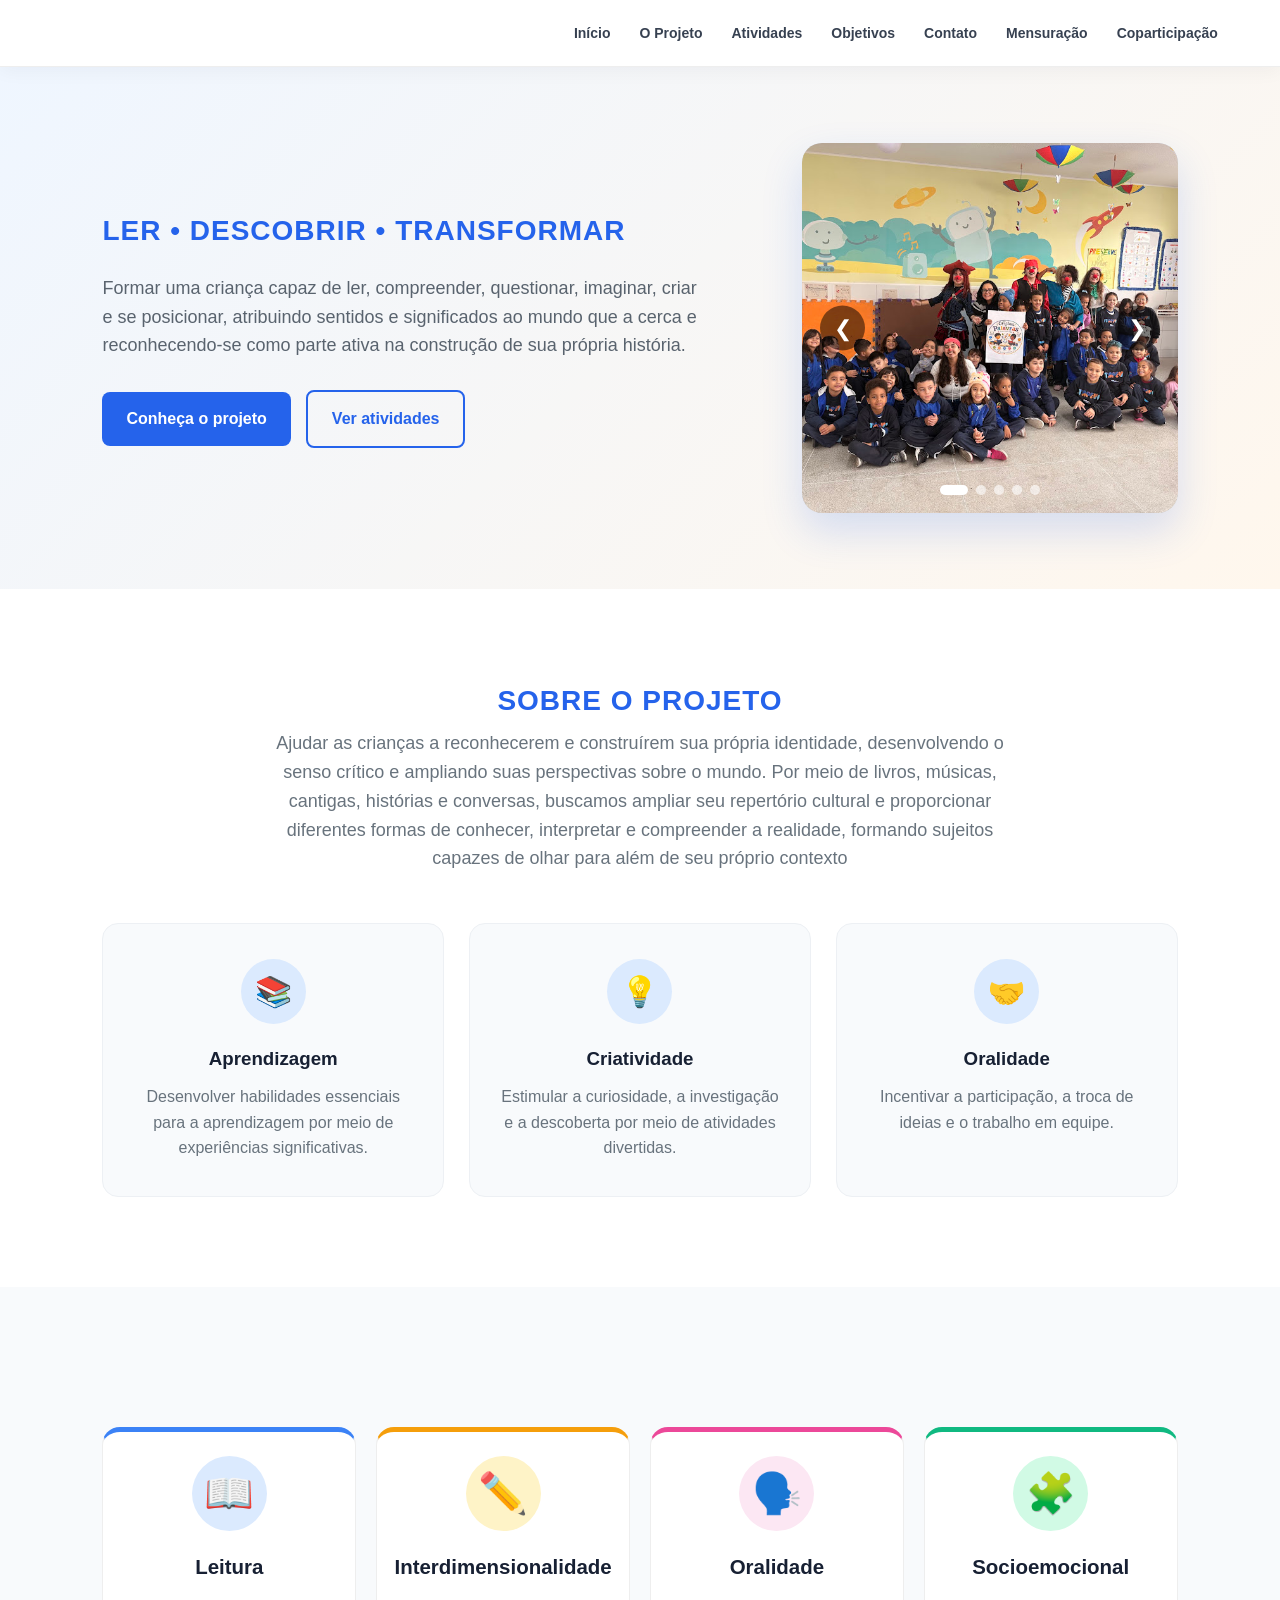
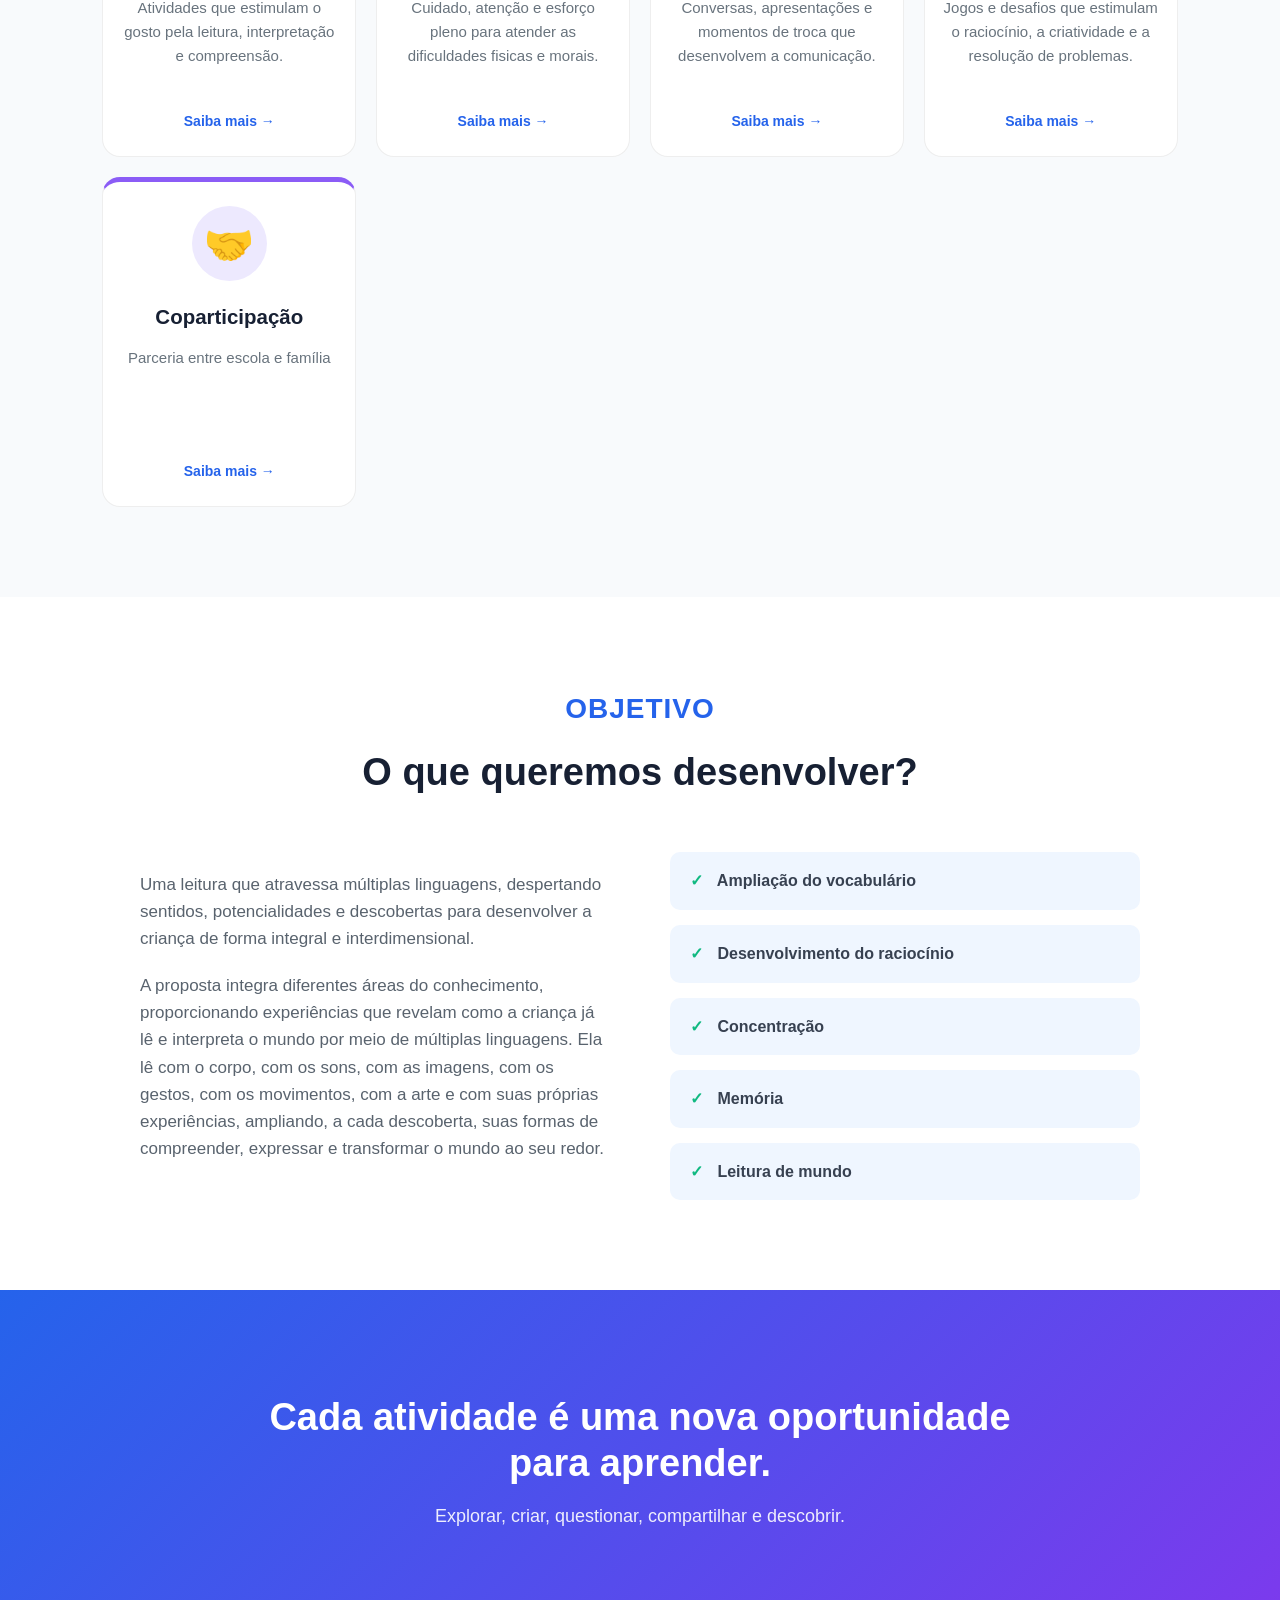
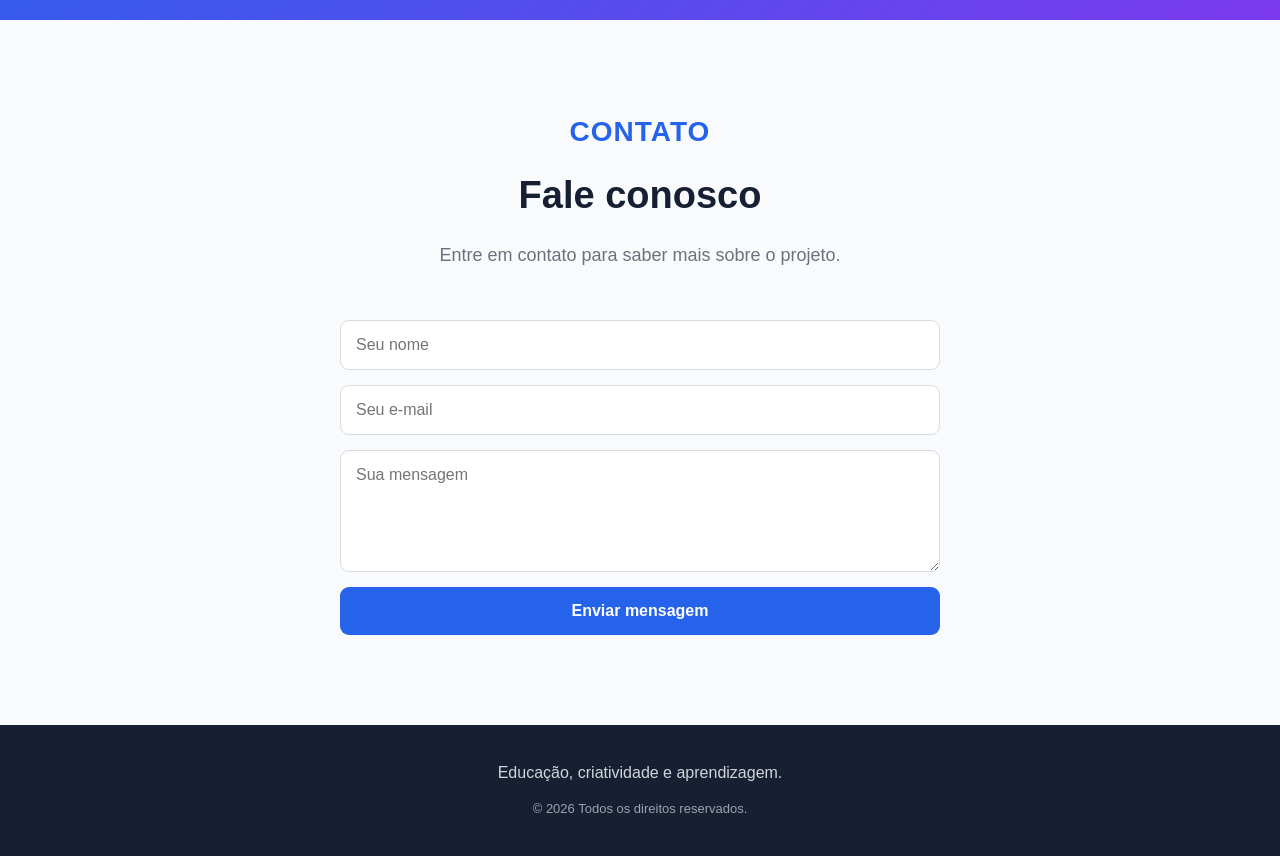
<file: index.html>
<!DOCTYPE html>
<html lang="pt-BR">
<head>
    <meta charset="UTF-8">
    <meta name="viewport" content="width=device-width, initial-scale=1.0">
    <title>Roda de leitura</title>
    <link rel="stylesheet" href="style.css">
</head>

<body>

<header class="header">

<nav class="nav">
    <a href="site.html#inicio">Início</a>
    <a href="site.html#projeto">O Projeto</a>
    <a href="site.html#atividades">Atividades</a>
    <a href="site.html#objetivos">Objetivos</a>
    <a href="site.html#contato">Contato</a>
    <a href="mensuracao.html" target="_blank">Mensuração</a>
    <a href="coparticipacao.html">Coparticipação</a>
    </nav>

</header>

<main>

<section class="hero" id="inicio">

    <div class="hero-text">

        <span class="tag">
            LER • DESCOBRIR • TRANSFORMAR
        </span>

        <p>
            Formar uma criança capaz de ler, compreender, questionar, imaginar, criar e se posicionar, atribuindo
            sentidos e significados ao mundo que a cerca e reconhecendo-se como parte ativa na construção de sua própria
             história.
        </p>

        <div class="hero-buttons">

            <a href="#projeto" class="btn">
                Conheça o projeto
            </a>

            <a href="#atividades" class="btn btn-outline">
                Ver atividades
            </a>

        </div>

    </div>

    <div class="carousel">

        <div class="slide active">
            <img src="fotos/imagem 1.jpg" alt="Crianças participando de uma atividade">
        </div>

        <div class="slide">
            <img src="fotos/imagem 2.jpg" alt="Crianças realizando atividade">
        </div>

        <div class="slide">
            <img src="fotos/imagem 3.jpg" alt="Crianças aprendendo">
        </div>

        <div class="slide">
            <img src="fotos/imagem 4.jpg" alt="Atividade educativa">
        </div>

        <div class="slide">
            <img src="fotos/imagem 5.jpg" alt="Crianças em atividade">
        </div>

        <button class="carousel-button prev" onclick="mudarSlide(-1)">
            &#10094;
        </button>

        <button class="carousel-button next" onclick="mudarSlide(1)">
            &#10095;
        </button>

        <div class="indicators">

            <span class="indicator active" onclick="irParaSlide(0)"></span>
            <span class="indicator" onclick="irParaSlide(1)"></span>
            <span class="indicator" onclick="irParaSlide(2)"></span>
            <span class="indicator" onclick="irParaSlide(3)"></span>
            <span class="indicator" onclick="irParaSlide(4)"></span>

        </div>

    </div>

</section>

<section class="section project" id="projeto">

    <div class="section-title">

        <span class="small-title">
            SOBRE O PROJETO
        </span>

        <p>
        Ajudar as crianças a reconhecerem e construírem sua própria identidade, desenvolvendo o senso crítico e
        ampliando suas perspectivas sobre o mundo. Por meio de livros, músicas, cantigas, histórias e conversas,
        buscamos ampliar seu repertório cultural e proporcionar diferentes formas de conhecer, interpretar e compreender
        a realidade, formando sujeitos capazes de olhar para além de seu próprio contexto
        </p>

    </div>

    <div class="project-content">

        <div class="info-box">
            <div class="icon">📚</div>

            <h3>
                Aprendizagem
            </h3>

            <p>
                Desenvolver habilidades essenciais para a aprendizagem
                por meio de experiências significativas.
            </p>
        </div>

        <div class="info-box">
            <div class="icon">💡</div>

            <h3>
                Criatividade
            </h3>

            <p>
                Estimular a curiosidade, a investigação e a descoberta
                por meio de atividades divertidas.
            </p>
        </div>

        <div class="info-box">
            <div class="icon">🤝</div>

            <h3>
                Oralidade
            </h3>

            <p>
                Incentivar a participação, a troca de ideias e
                o trabalho em equipe.
            </p>
        </div>

    </div>

</section>

<section class="section activities" id="atividades">

    <div class="section-title">

    </div>

    <div class="cards">

        <a href="leitura.html" class="card blue">

            <div class="card-icon">📖</div>

            <h3>
                Leitura
            </h3>

            <p>
                Atividades que estimulam o gosto pela leitura,
                interpretação e compreensão.
            </p>

            <span class="card-link">
                Saiba mais →
            </span>

        </a>

        <a href="escrita.html" class="card yellow">

            <div class="card-icon">✏️</div>

            <h3>
                Interdimensionalidade
            </h3>

            <p>
               Cuidado, atenção e esforço pleno para atender as dificuldades
               fisicas e morais.
            </p>

            <span class="card-link">
                Saiba mais →
            </span>

        </a>

        <a href="oralidade.html" class="card pink">

            <div class="card-icon">🗣️</div>

            <h3>
                Oralidade
            </h3>

            <p>
                Conversas, apresentações e momentos de troca
                que desenvolvem a comunicação.
            </p>

            <span class="card-link">
                Saiba mais →
            </span>

        </a>

        <a href="pensamento-logico.html" class="card green">

            <div class="card-icon">🧩</div>

            <h3>
                Socioemocional
            </h3>

            <p>
                Jogos e desafios que estimulam o raciocínio,
                a criatividade e a resolução de problemas.
            </p>

            <span class="card-link">
                Saiba mais →
            </span>

        </a>

        <a href="coparticipacao.html" class="card purple">

            <div class="card-icon">🤝</div>

            <h3>
                Coparticipação
            </h3>

            <p>
                Parceria entre escola e família
            </p>

            <span class="card-link">
                Saiba mais →
            </span>

        </a>

    </div>

</section>

<section class="section objectives" id="objetivos">

    <div class="section-title">

        <span class="small-title">
            OBJETIVO
        </span>

        <h2>
            O que queremos desenvolver?
        </h2>

    </div>

    <div class="objective-content">

        <div class="objective-text">

            <p>
                Uma leitura que atravessa múltiplas linguagens, despertando sentidos,
                potencialidades e descobertas para desenvolver a criança de forma integral e interdimensional.
            </p>

            <p>
                A proposta integra diferentes áreas do conhecimento, proporcionando experiências que revelam como
                 a criança já lê e interpreta o mundo por meio de múltiplas linguagens. Ela lê com o corpo, com os sons,
                com as imagens, com os gestos, com os movimentos, com a arte e com suas próprias experiências,
                ampliando, a cada descoberta, suas formas de compreender, expressar e transformar o mundo ao seu redor.
            </p>

        </div>

        <div class="objective-list">

            <div>
                <span>✓</span>
                Ampliação do vocabulário
            </div>

            <div>
                <span>✓</span>
                Desenvolvimento do raciocínio
            </div>

            <div>
                <span>✓</span>
                Concentração
            </div>

            <div>
                <span>✓</span>
                Memória
            </div>

            <div>
                <span>✓</span>
                Leitura de mundo
            </div>

        </div>

    </div>

</section>

<section class="highlight">

    <div>

        <h2>
            Cada atividade é uma nova oportunidade para aprender.
        </h2>

        <p>
            Explorar, criar, questionar, compartilhar e descobrir.
        </p>

    </div>

</section>

<section class="section contact" id="contato">

    <div class="section-title">

        <span class="small-title">
            CONTATO
        </span>

        <h2>
            Fale conosco
        </h2>

        <p>
            Entre em contato para saber mais sobre o projeto.
        </p>

    </div>

    <form>

        <input type="text" placeholder="Seu nome" required>

        <input type="email" placeholder="Seu e-mail" required>

        <textarea rows="5" placeholder="Sua mensagem" required></textarea>

        <button type="submit">
            Enviar mensagem
        </button>

    </form>

</section>

</main>

<footer class="footer">

    <p>
        Educação, criatividade e aprendizagem.
    </p>

    <span>
        © 2026 Todos os direitos reservados.
    </span>

</footer>

<script src="script.js"></script>

</body>
</html>
</file>
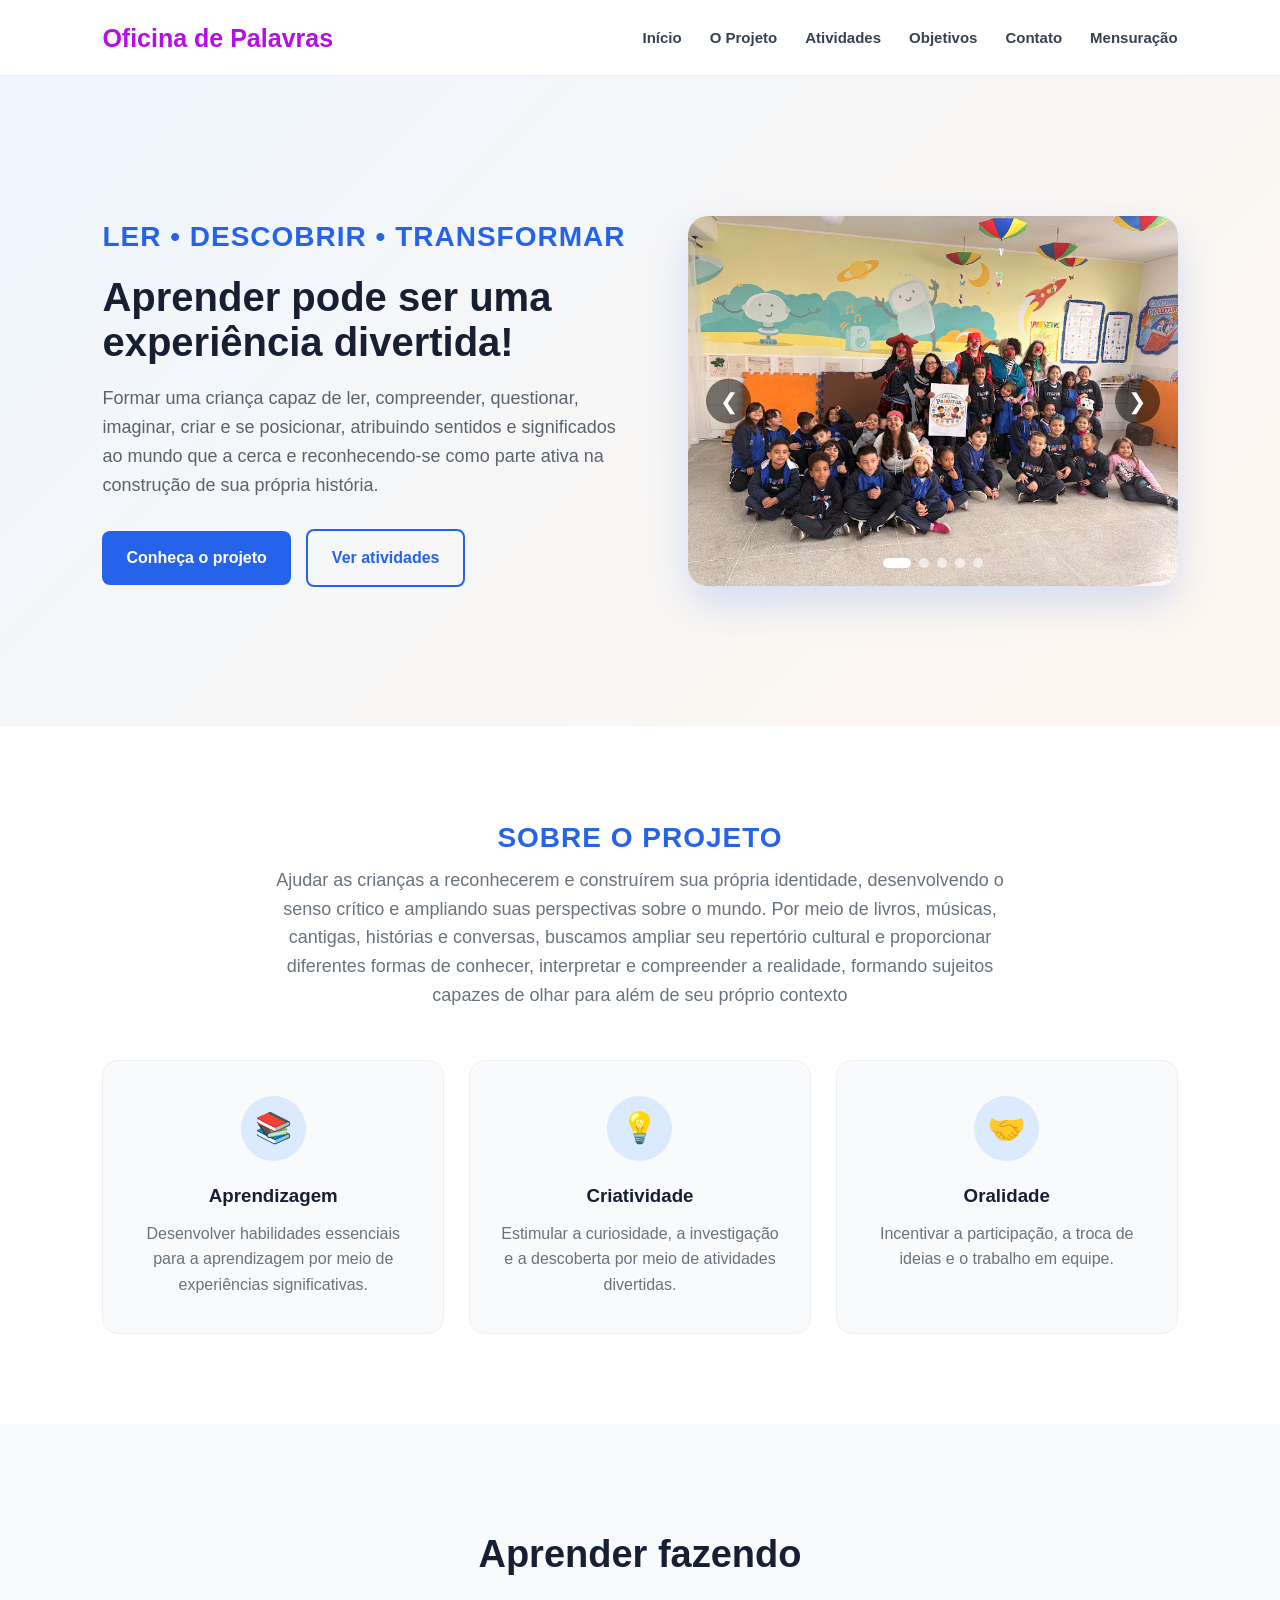
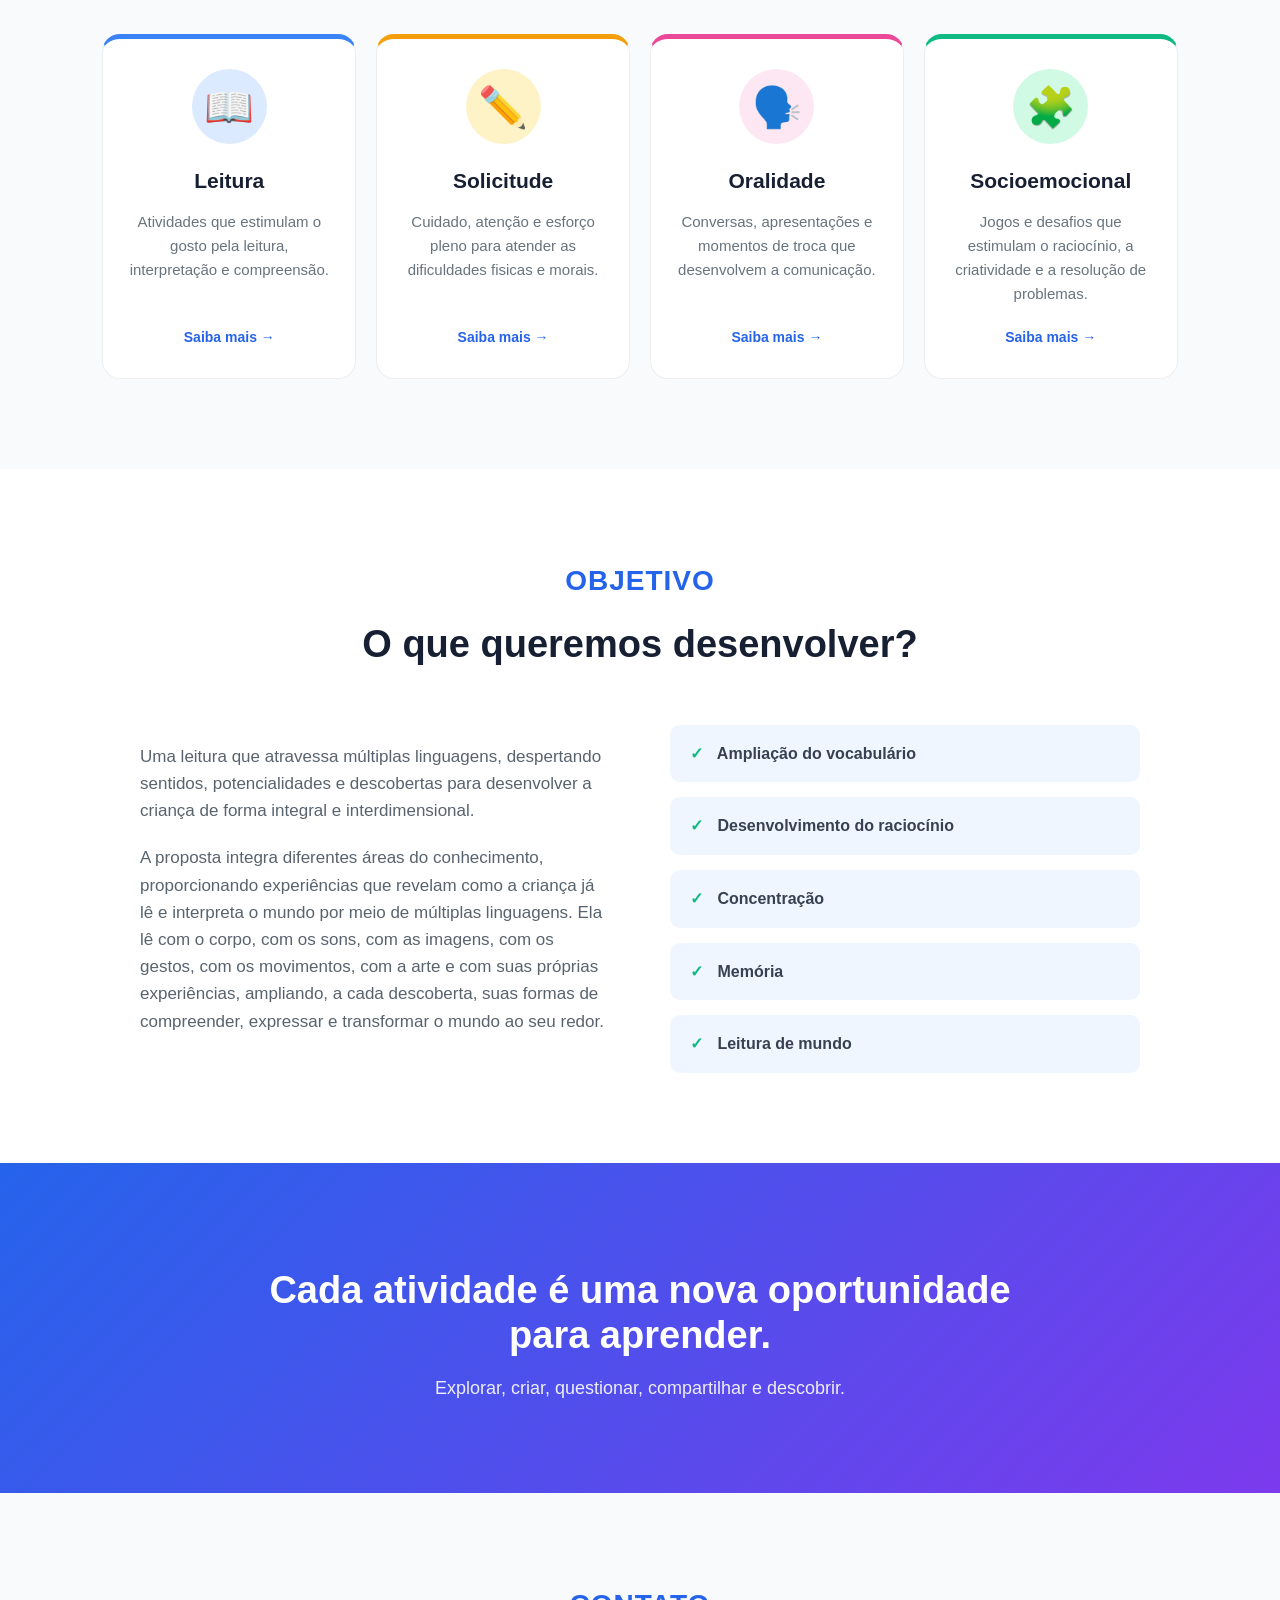
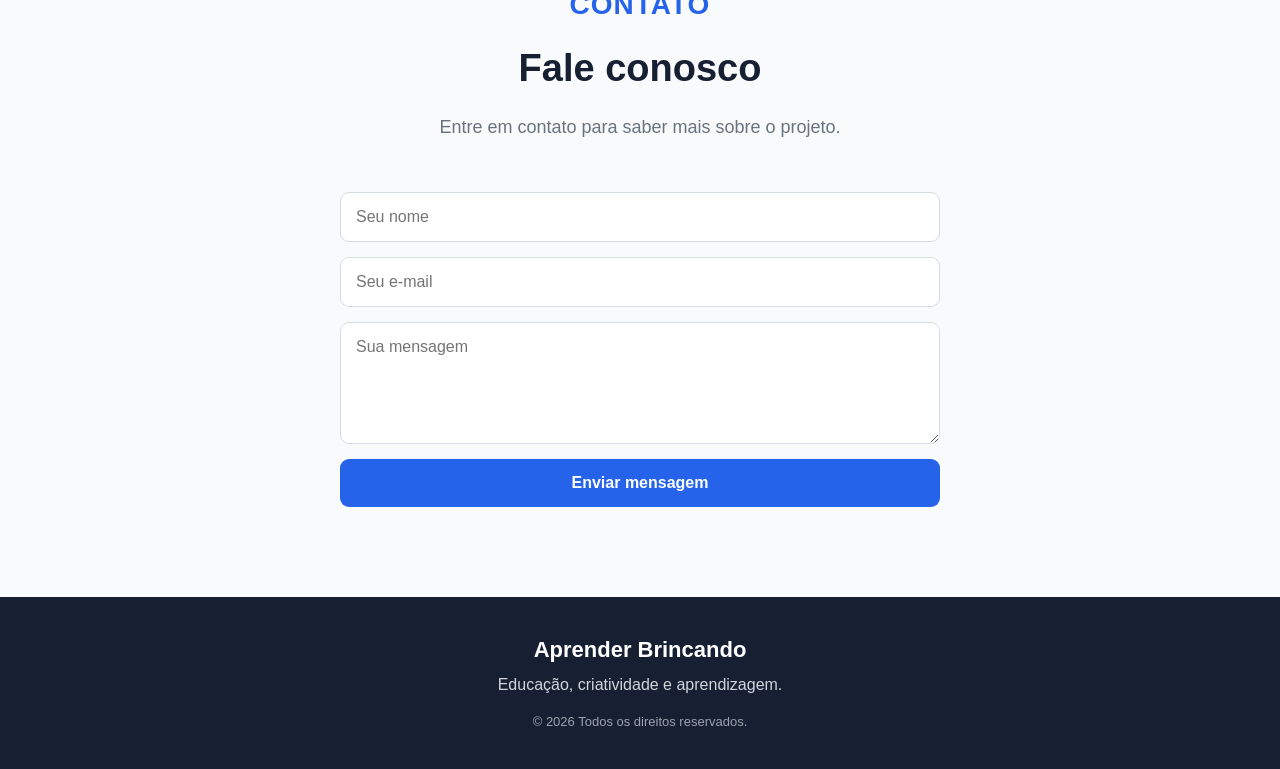
<file: oficina_de_palavras_corrigido/index.html>
<!DOCTYPE html>
<html lang="pt-BR">
<head>
    <meta charset="UTF-8">
    <meta name="viewport" content="width=device-width, initial-scale=1.0">
    <title>Roda de leitura</title>
    <link rel="stylesheet" href="style.css">
</head>

<body>

<header class="header">

    <div class="logo">
             Oficina de Palavras
    </div>

<nav class="nav">
    <a href="site.html#inicio">Início</a>
    <a href="site.html#projeto">O Projeto</a>
    <a href="site.html#atividades">Atividades</a>
    <a href="site.html#objetivos">Objetivos</a>
    <a href="site.html#contato">Contato</a>
    <a href="mensuracao.html" target="_blank">Mensuração</a>
     
</nav>


</header>

<main>

<section class="hero" id="inicio">

    <div class="hero-text">

        <span class="tag">
            LER • DESCOBRIR • TRANSFORMAR
        </span>

        <h1>
            Aprender pode ser uma experiência divertida!
        </h1>

        <p>
            Formar uma criança capaz de ler, compreender, questionar, imaginar, criar e se posicionar, atribuindo 
            sentidos e significados ao mundo que a cerca e reconhecendo-se como parte ativa na construção de sua própria
             história.
        </p>

        <div class="hero-buttons">

            <a href="#projeto" class="btn">
                Conheça o projeto
            </a>

            <a href="#atividades" class="btn btn-outline">
                Ver atividades
            </a>

        </div>

    </div>

    <div class="carousel">

        <div class="slide active">
            <img src="fotos/imagem 1.jpg" alt="Crianças participando de uma atividade">
        </div>

        <div class="slide">
            <img src="fotos/imagem 2.jpg" alt="Crianças realizando atividade">
        </div>

        <div class="slide">
            <img src="fotos/imagem 3.jpg" alt="Crianças aprendendo">
        </div>

        <div class="slide">
            <img src="fotos/imagem 4.jpg" alt="Atividade educativa">
        </div>

        <div class="slide">
            <img src="fotos/imagem 5.jpg" alt="Crianças em atividade">
        </div>

        <button class="carousel-button prev" onclick="mudarSlide(-1)">
            &#10094;
        </button>

        <button class="carousel-button next" onclick="mudarSlide(1)">
            &#10095;
        </button>

        <div class="indicators">

            <span class="indicator active" onclick="irParaSlide(0)"></span>
            <span class="indicator" onclick="irParaSlide(1)"></span>
            <span class="indicator" onclick="irParaSlide(2)"></span>
            <span class="indicator" onclick="irParaSlide(3)"></span>
            <span class="indicator" onclick="irParaSlide(4)"></span>

        </div>

    </div>

</section>

<section class="section project" id="projeto">

    <div class="section-title">

        <span class="small-title">
            SOBRE O PROJETO
        </span>

        <p>
        Ajudar as crianças a reconhecerem e construírem sua própria identidade, desenvolvendo o senso crítico e 
        ampliando suas perspectivas sobre o mundo. Por meio de livros, músicas, cantigas, histórias e conversas, 
        buscamos ampliar seu repertório cultural e proporcionar diferentes formas de conhecer, interpretar e compreender 
        a realidade, formando sujeitos capazes de olhar para além de seu próprio contexto
        </p>

    </div>

    <div class="project-content">

        <div class="info-box">
            <div class="icon">📚</div>

            <h3>
                Aprendizagem
            </h3>

            <p>
                Desenvolver habilidades essenciais para a aprendizagem
                por meio de experiências significativas.
            </p>
        </div>

        <div class="info-box">
            <div class="icon">💡</div>

            <h3>
                Criatividade
            </h3>

            <p>
                Estimular a curiosidade, a investigação e a descoberta
                por meio de atividades divertidas.
            </p>
        </div>

        <div class="info-box">
            <div class="icon">🤝</div>

            <h3>
                Oralidade
            </h3>

            <p>
                Incentivar a participação, a troca de ideias e
                o trabalho em equipe.
            </p>
        </div>

    </div>

</section>

<section class="section activities" id="atividades">

    <div class="section-title">

       

        <h2>
            Aprender fazendo
        </h2>


    </div>

    <div class="cards">

        <a href="leitura.html" class="card blue">

            <div class="card-icon">📖</div>

            <h3>
                Leitura
            </h3>

            <p>
                Atividades que estimulam o gosto pela leitura,
                interpretação e compreensão.
            </p>

            <span class="card-link">
                Saiba mais →
            </span>

        </a>

        <a href="escrita.html" class="card yellow">

            <div class="card-icon">✏️</div>

            <h3>
                Solicitude
            </h3>

            <p>
               Cuidado, atenção e esforço pleno para atender as dificuldades
               fisicas e morais.
            </p>

            <span class="card-link">
                Saiba mais →
            </span>

        </a>

        <a href="oralidade.html" class="card pink">

            <div class="card-icon">🗣️</div>

            <h3>
                Oralidade
            </h3>

            <p>
                Conversas, apresentações e momentos de troca
                que desenvolvem a comunicação.
            </p>

            <span class="card-link">
                Saiba mais →
            </span>

        </a>

        <a href="pensamento-logico.html" class="card green">

            <div class="card-icon">🧩</div>

            <h3>
                Socioemocional
            </h3>

            <p>
                Jogos e desafios que estimulam o raciocínio,
                a criatividade e a resolução de problemas.
            </p>

            <span class="card-link">
                Saiba mais →
            </span>

        </a>

    </div>

</section>

<section class="section objectives" id="objetivos">

    <div class="section-title">

        <span class="small-title">
            OBJETIVO
        </span>

        <h2>
            O que queremos desenvolver?
        </h2>

    </div>

    <div class="objective-content">

        <div class="objective-text">

            <p>
                Uma leitura que atravessa múltiplas linguagens, despertando sentidos, 
                potencialidades e descobertas para desenvolver a criança de forma integral e interdimensional.
            </p>

            <p>
                A proposta integra diferentes áreas do conhecimento, proporcionando experiências que revelam como
                 a criança já lê e interpreta o mundo por meio de múltiplas linguagens. Ela lê com o corpo, com os sons, 
                com as imagens, com os gestos, com os movimentos, com a arte e com suas próprias experiências, 
                ampliando, a cada descoberta, suas formas de compreender, expressar e transformar o mundo ao seu redor.
            </p>

        </div>

        <div class="objective-list">

            <div>
                <span>✓</span>
                Ampliação do vocabulário
            </div>

            <div>
                <span>✓</span>
                Desenvolvimento do raciocínio
            </div>

            <div>
                <span>✓</span>
                Concentração
            </div>

            <div>
                <span>✓</span>
                Memória
            </div>

            <div>
                <span>✓</span>
                Leitura de mundo
            </div>

        </div>

    </div>

</section>

<section class="highlight">

    <div>

        <h2>
            Cada atividade é uma nova oportunidade para aprender.
        </h2>

        <p>
            Explorar, criar, questionar, compartilhar e descobrir.
        </p>

    </div>

</section>

<section class="section contact" id="contato">

    <div class="section-title">

        <span class="small-title">
            CONTATO
        </span>

        <h2>
            Fale conosco
        </h2>

        <p>
            Entre em contato para saber mais sobre o projeto.
        </p>

    </div>

    <form>

        <input type="text" placeholder="Seu nome" required>

        <input type="email" placeholder="Seu e-mail" required>

        <textarea rows="5" placeholder="Sua mensagem" required></textarea>

        <button type="submit">
            Enviar mensagem
        </button>

    </form>

</section>

</main>

<footer class="footer">

    <div class="footer-logo">
        Aprender Brincando
    </div>

    <p>
        Educação, criatividade e aprendizagem.
    </p>

    <span>
        © 2026 Todos os direitos reservados.
    </span>

</footer>

<script src="script.js"></script>

</body>
</html>
</file>
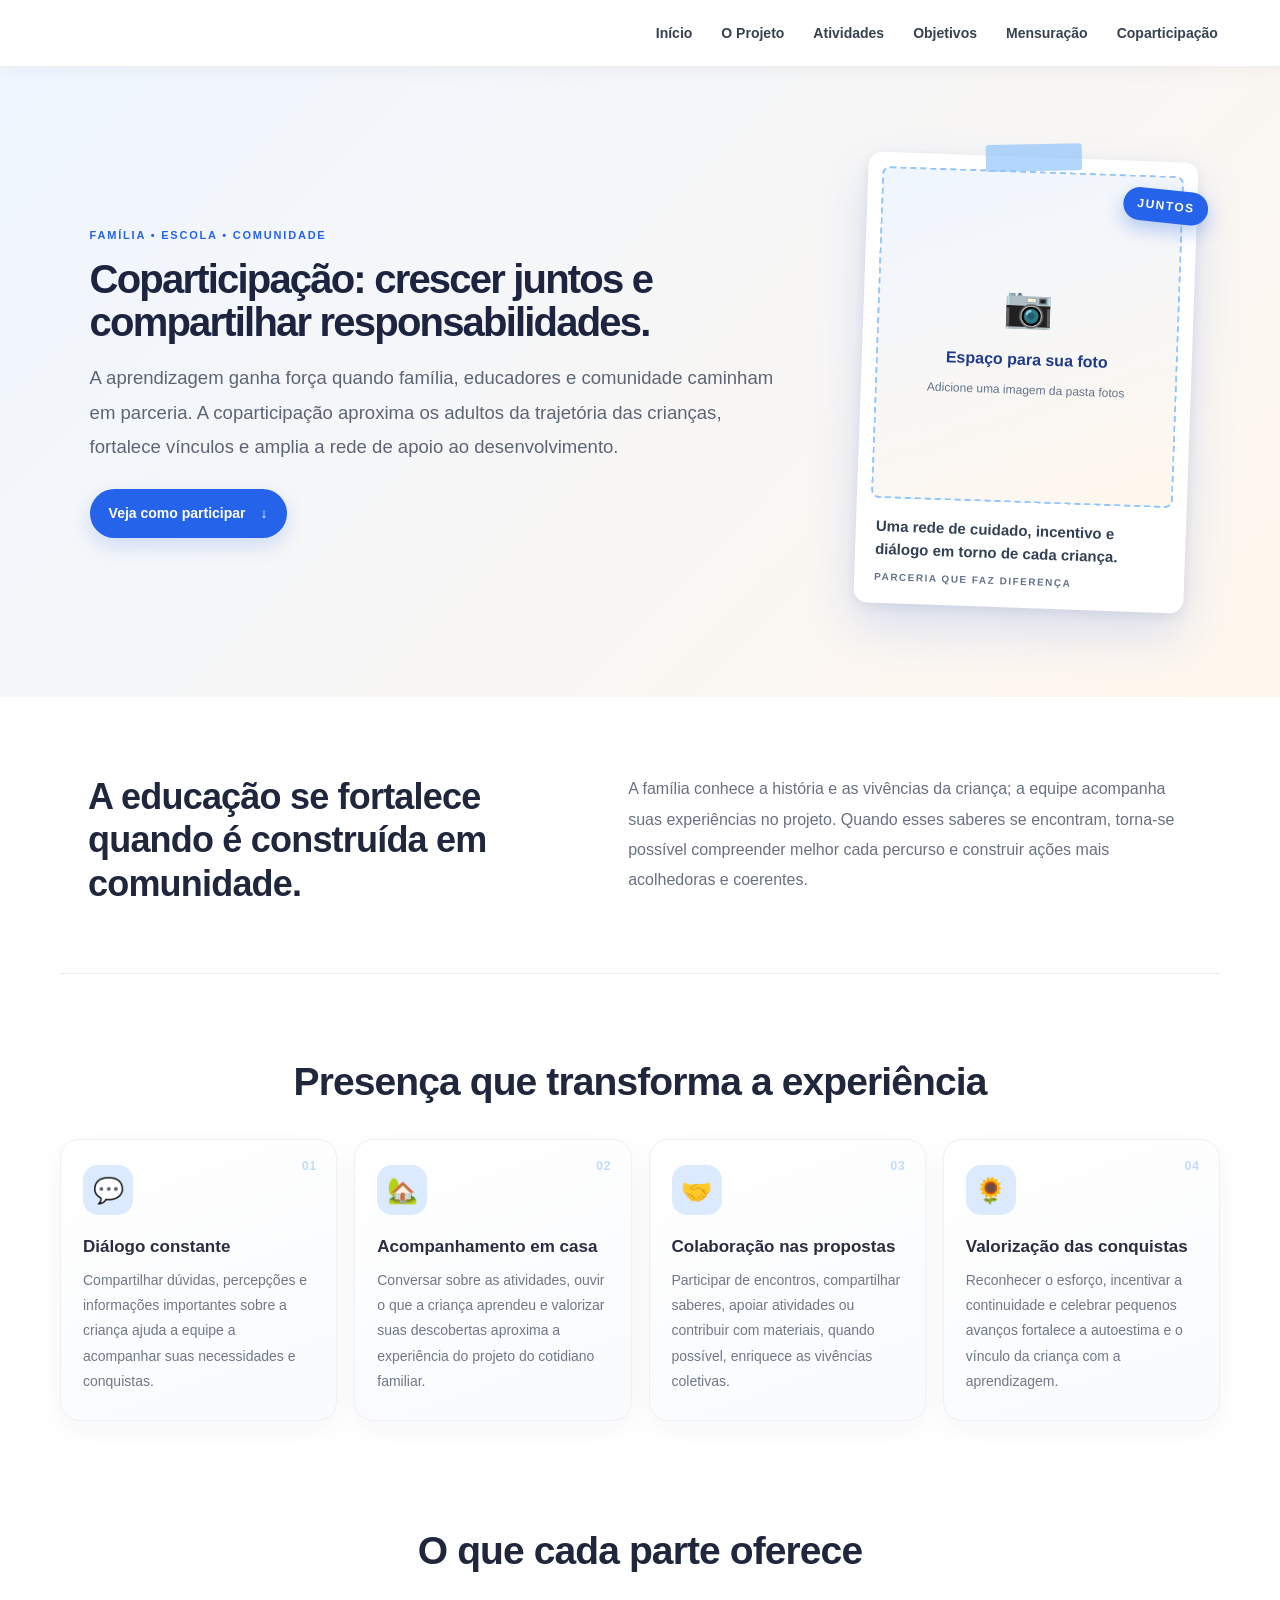
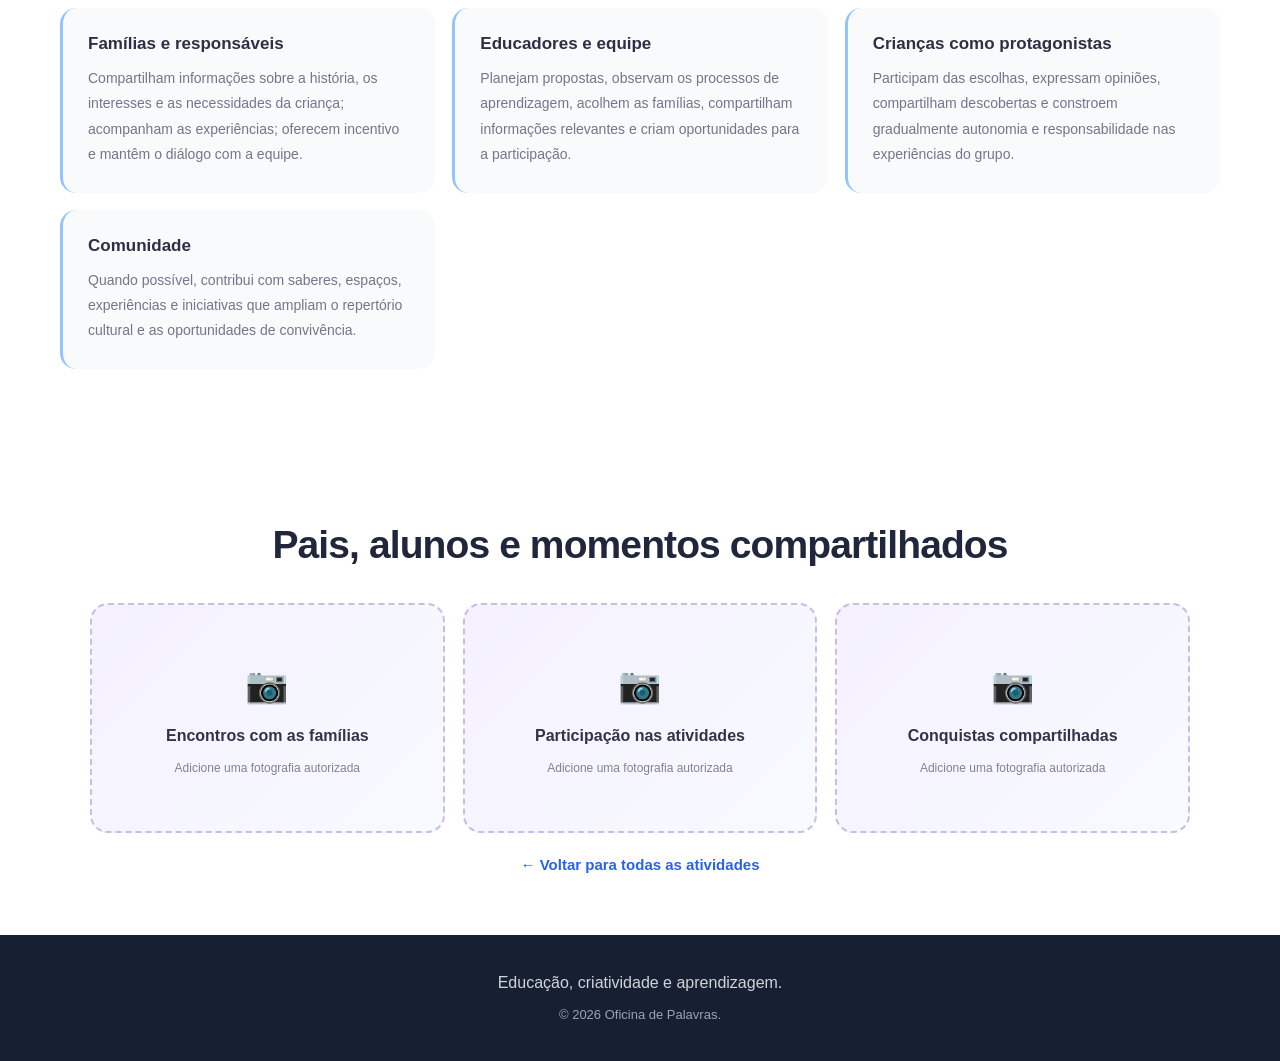
<file: coparticipacao.html>
<html lang="pt-BR">
<head>
    <meta charset="UTF-8">
    <meta name="viewport" content="width=device-width, initial-scale=1.0">
    <meta name="description" content="A parceria entre famílias, educadores e comunidade fortalece a aprendizagem e o desenvolvimento das crianças.">
    <title>Coparticipação | Oficina de Palavras</title>
    <link rel="stylesheet" href="style.css">
</head>

<body>

<header class="header">
    <a class="logo" href="site.html#inicio">Oficina de Palavras</a>

    <nav class="nav" aria-label="Navegação principal">
        <a href="site.html#inicio">Início</a>
        <a href="site.html#projeto">O Projeto</a>
        <a href="site.html#atividades">Atividades</a>
        <a href="site.html#objetivos">Objetivos</a>
        <a href="mensuracao.html">Mensuração</a>
        <a href="coparticipacao.html">Coparticipação</a>
    </nav>
</header>

<main class="topic-page">
    <section class="topic-hero">
        <div class="hero-copy">
            <span class="eyebrow">FAMÍLIA • ESCOLA • COMUNIDADE</span>

            <h1>
                Coparticipação: crescer juntos e compartilhar responsabilidades.
            </h1>

            <p>
                A aprendizagem ganha força quando família, educadores e comunidade caminham em parceria. A
                coparticipação aproxima os adultos da trajetória das crianças, fortalece vínculos e amplia a
                rede de apoio ao desenvolvimento.
            </p>

            <a class="hero-cta" href="#participacao">
                Veja como participar
                <span>↓</span>
            </a>
        </div>

        <figure class="hero-photo">
            <!--
                PARA COLOCAR SUA FOTO:
                1) copie a imagem para a pasta "fotos"
                2) apague o bloco <div class="hero-photo-empty"> abaixo
                3) remova as marcas de comentário da linha <img> e troque o nome do arquivo
            -->
            <!-- <img src="fotos/NOME-DA-FOTO.jpg" alt="Famílias e crianças participando juntas de uma atividade" loading="lazy"> -->
            <div class="hero-photo-empty">
                <span>📷</span>
                <strong>Espaço para sua foto</strong>
                <small>Adicione uma imagem da pasta fotos</small>
            </div>

            <span class="hero-photo-mark">JUNTOS</span>

            <figcaption>
                <p>
                    Uma rede de cuidado, incentivo e diálogo em torno de cada criança.
                </p>
                <span>PARCERIA QUE FAZ DIFERENÇA</span>
            </figcaption>
        </figure>
    </section>

    <section class="topic-overview">
        <div>
            <h2>
                A educação se fortalece quando é construída em comunidade.
            </h2>
        </div>

        <p>
            A família conhece a história e as vivências da criança; a equipe acompanha suas experiências no
            projeto. Quando esses saberes se encontram, torna-se possível compreender melhor cada percurso e
            construir ações mais acolhedoras e coerentes.
        </p>
    </section>

    <section class="features-section" id="participacao">
        <div class="section-heading">
            <h2>
                Presença que transforma a experiência
            </h2>
        </div>

        <div class="feature-grid">
            <article class="feature-card">
                <span class="feature-number">01</span>
                <div class="feature-icon">💬</div>
                <h3>
                    Diálogo constante
                </h3>
                <p>
                    Compartilhar dúvidas, percepções e informações importantes sobre a criança ajuda a equipe
                    a acompanhar suas necessidades e conquistas.
                </p>
            </article>

            <article class="feature-card">
                <span class="feature-number">02</span>
                <div class="feature-icon">🏡</div>
                <h3>
                    Acompanhamento em casa
                </h3>
                <p>
                    Conversar sobre as atividades, ouvir o que a criança aprendeu e valorizar suas descobertas
                    aproxima a experiência do projeto do cotidiano familiar.
                </p>
            </article>

            <article class="feature-card">
                <span class="feature-number">03</span>
                <div class="feature-icon">🤝</div>
                <h3>
                    Colaboração nas propostas
                </h3>
                <p>
                    Participar de encontros, compartilhar saberes, apoiar atividades ou contribuir com
                    materiais, quando possível, enriquece as vivências coletivas.
                </p>
            </article>

            <article class="feature-card">
                <span class="feature-number">04</span>
                <div class="feature-icon">🌻</div>
                <h3>
                    Valorização das conquistas
                </h3>
                <p>
                    Reconhecer o esforço, incentivar a continuidade e celebrar pequenos avanços fortalece a
                    autoestima e o vínculo da criança com a aprendizagem.
                </p>
            </article>
        </div>
    </section>

    <section class="detail-section">
        <div class="section-heading">
            <h2>
                O que cada parte oferece
            </h2>
        </div>

        <div class="detail-grid">
            <article class="detail-card">
                <h3>
                    Famílias e responsáveis
                </h3>
                <p>
                    Compartilham informações sobre a história, os interesses e as necessidades da criança;
                    acompanham as experiências; oferecem incentivo e mantêm o diálogo com a equipe.
                </p>
            </article>

            <article class="detail-card">
                <h3>
                    Educadores e equipe
                </h3>
                <p>
                    Planejam propostas, observam os processos de aprendizagem, acolhem as famílias,
                    compartilham informações relevantes e criam oportunidades para a participação.
                </p>
            </article>

            <article class="detail-card">
                <h3>
                    Crianças como protagonistas
                </h3>
                <p>
                    Participam das escolhas, expressam opiniões, compartilham descobertas e constroem
                    gradualmente autonomia e responsabilidade nas experiências do grupo.
                </p>
            </article>

            <article class="detail-card">
                <h3>
                    Comunidade
                </h3>
                <p>
                    Quando possível, contribui com saberes, espaços, experiências e iniciativas que ampliam o
                    repertório cultural e as oportunidades de convivência.
                </p>
            </article>
        </div>
    </section>

    <section class="family-gallery">
        <div class="section-heading">
            <h2>
                Pais, alunos e momentos compartilhados
            </h2>
        </div>

        <div class="family-photo-grid">
            <div class="family-photo-placeholder">
                <span>📷</span>
                <strong>Encontros com as famílias</strong>
                <small>Adicione uma fotografia autorizada</small>
            </div>

            <div class="family-photo-placeholder">
                <span>📷</span>
                <strong>Participação nas atividades</strong>
                <small>Adicione uma fotografia autorizada</small>
            </div>

            <div class="family-photo-placeholder">
                <span>📷</span>
                <strong>Conquistas compartilhadas</strong>
                <small>Adicione uma fotografia autorizada</small>
            </div>
        </div>
    </section>

    <div class="topic-back">
        <a href="site.html#atividades">← Voltar para todas as atividades</a>
    </div>
</main>

<footer class="footer">
    <p>
        Educação, criatividade e aprendizagem.
    </p>
    <span>© 2026 Oficina de Palavras.</span>
</footer>

<script src="script.js"></script>

</body>
</html>
</file>
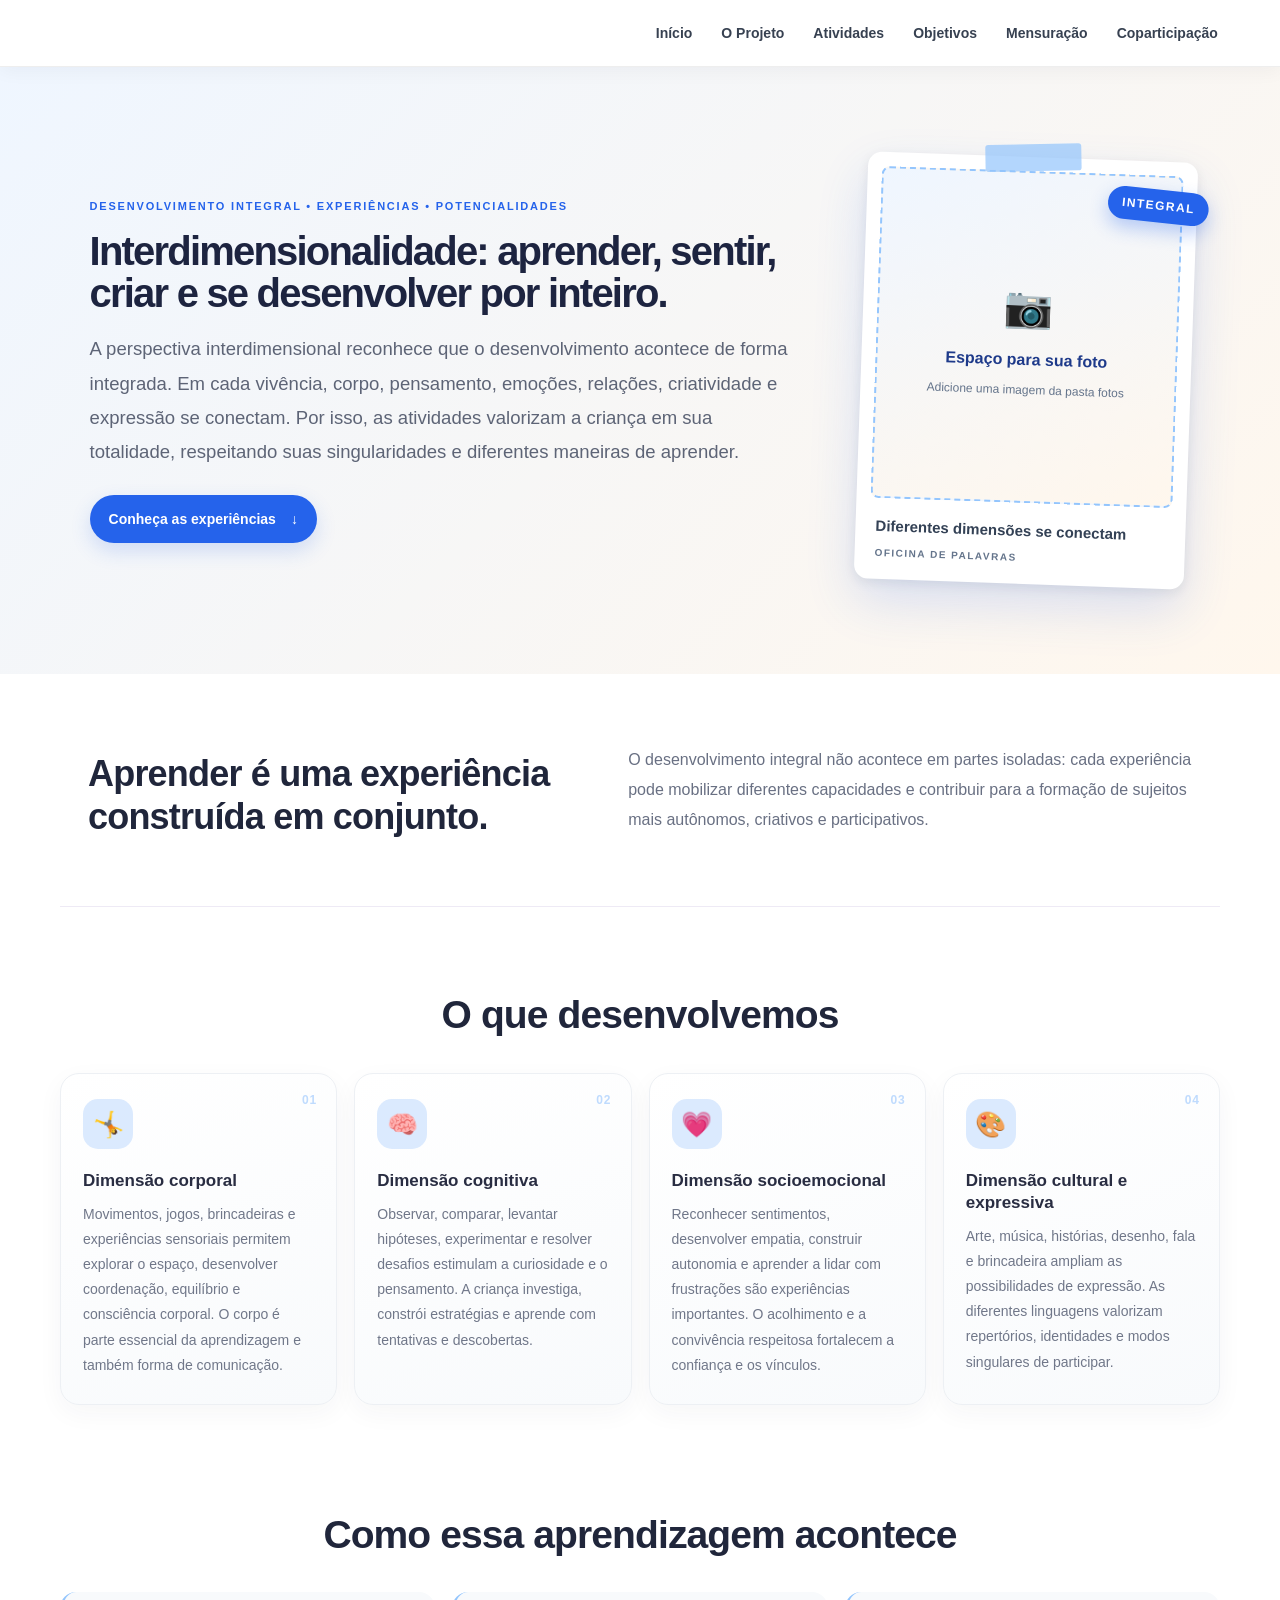
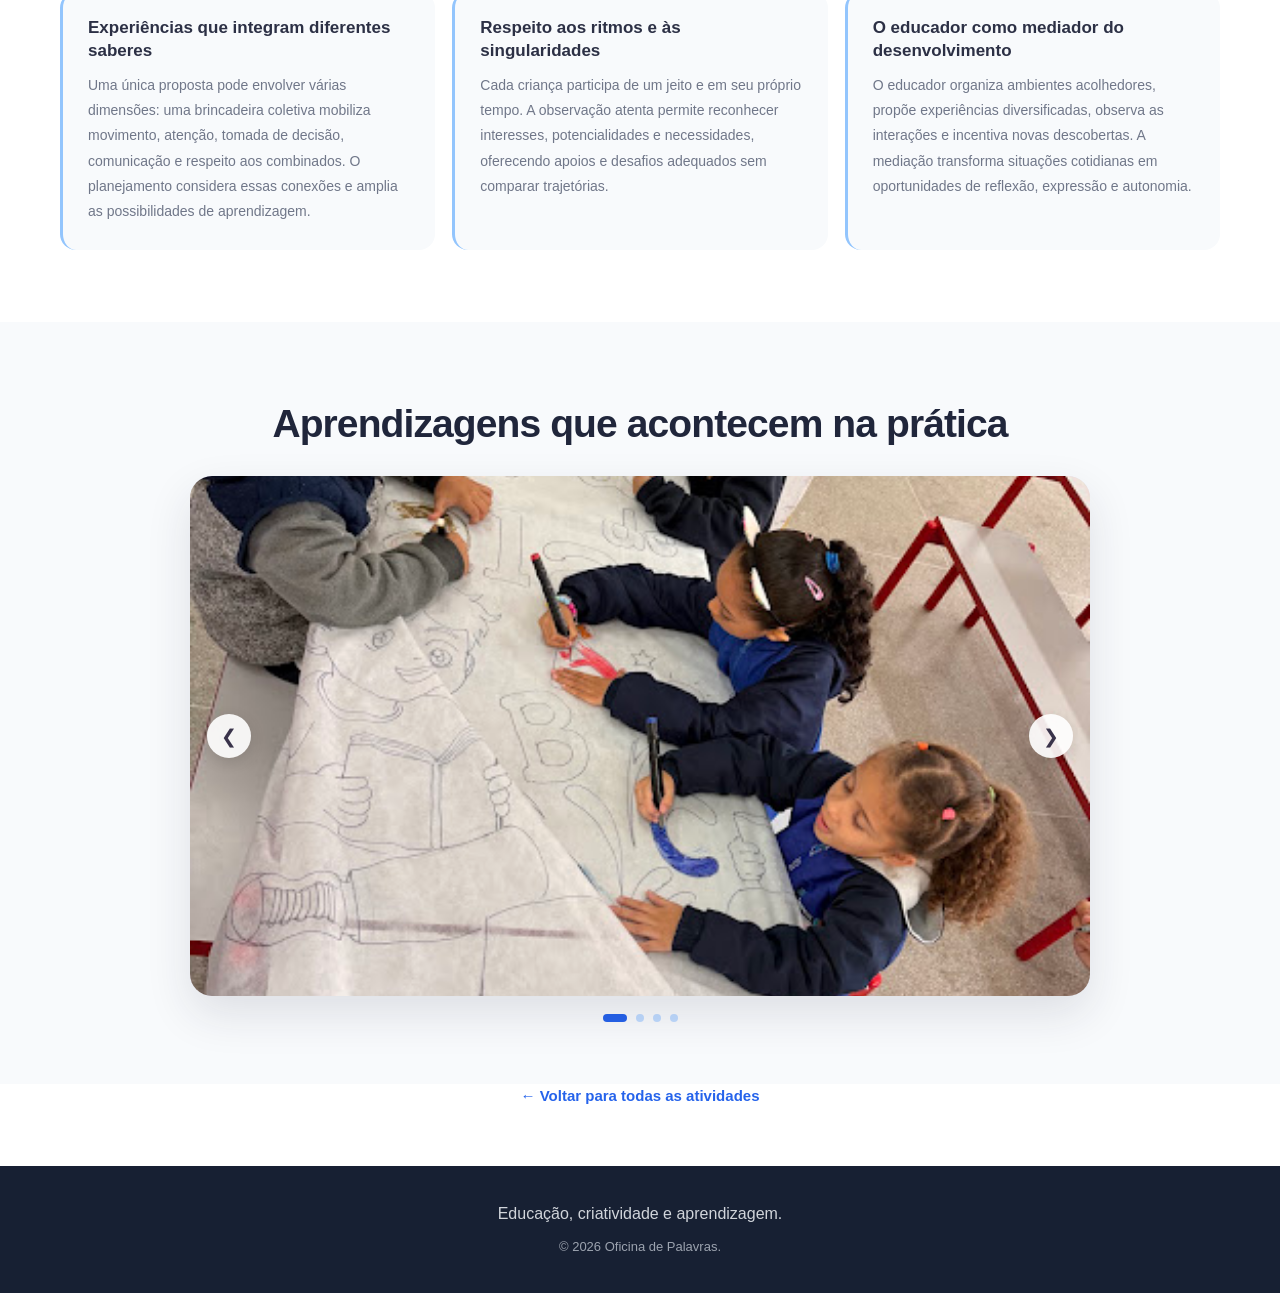
<file: escrita.html>
<html lang="pt-BR">
<head>
    <meta charset="UTF-8">
    <meta name="viewport" content="width=device-width, initial-scale=1.0">
    <meta name="description" content="A perspectiva interdimensional reconhece que o desenvolvimento acontece de forma integrada. Em cada vivência, corpo, pensamento, emoções, relações, criatividade e expressão se conectam. Por isso, as atividades valorizam a criança em sua totalidade, respeitando suas singularidades e diferentes maneiras de aprender.">
    <title>Interdimensionalidade | Oficina de Palavras</title>
    <link rel="stylesheet" href="style.css">
</head>

<body>

<header class="header">
    <a class="logo" href="site.html#inicio">Oficina de Palavras</a>

    <nav class="nav" aria-label="Navegação principal">
        <a href="site.html#inicio">Início</a>
        <a href="site.html#projeto">O Projeto</a>
        <a href="site.html#atividades">Atividades</a>
        <a href="site.html#objetivos">Objetivos</a>
        <a href="mensuracao.html">Mensuração</a>
        <a href="coparticipacao.html">Coparticipação</a>
    </nav>
</header>

<main class="topic-page">
    <section class="topic-hero">
        <div class="hero-copy">
            <span class="eyebrow">DESENVOLVIMENTO INTEGRAL • EXPERIÊNCIAS • POTENCIALIDADES</span>

            <h1>
                Interdimensionalidade: aprender, sentir, criar e se desenvolver por inteiro.
            </h1>

            <p>
                A perspectiva interdimensional reconhece que o desenvolvimento acontece de forma integrada. Em
                cada vivência, corpo, pensamento, emoções, relações, criatividade e expressão se conectam. Por
                isso, as atividades valorizam a criança em sua totalidade, respeitando suas singularidades e
                diferentes maneiras de aprender.
            </p>

            <a class="hero-cta" href="#experiencias">
                Conheça as experiências
                <span>↓</span>
            </a>
        </div>

        <figure class="hero-photo">
            <!--
                PARA COLOCAR SUA FOTO:
                1) copie a imagem para a pasta "fotos"
                2) apague o bloco <div class="hero-photo-empty"> abaixo
                3) remova as marcas de comentário da linha <img> e troque o nome do arquivo
            -->
            <!-- <img src="fotos/NOME-DA-FOTO.jpg" alt="Crianças em uma vivência de aprendizagem integral" loading="lazy"> -->
            <div class="hero-photo-empty">
                <span>📷</span>
                <strong>Espaço para sua foto</strong>
                <small>Adicione uma imagem da pasta fotos</small>
            </div>

            <span class="hero-photo-mark">INTEGRAL</span>

            <figcaption>
                <p>
                    Diferentes dimensões se conectam
                </p>
                <span>OFICINA DE PALAVRAS</span>
            </figcaption>
        </figure>
    </section>

    <section class="topic-overview">
        <div>
            <h2>
                Aprender é uma experiência construída em conjunto.
            </h2>
        </div>

        <p>
            O desenvolvimento integral não acontece em partes isoladas: cada experiência pode mobilizar
            diferentes capacidades e contribuir para a formação de sujeitos mais autônomos, criativos e
            participativos.
        </p>
    </section>

    <section class="features-section" id="experiencias">
        <div class="section-heading">
            <h2>
                O que desenvolvemos
            </h2>
        </div>

        <div class="feature-grid">
            <article class="feature-card">
                <span class="feature-number">01</span>
                <div class="feature-icon">🤸</div>
                <h3>
                    Dimensão corporal
                </h3>
                <p>
                    Movimentos, jogos, brincadeiras e experiências sensoriais permitem explorar o espaço,
                    desenvolver coordenação, equilíbrio e consciência corporal. O corpo é parte essencial da
                    aprendizagem e também forma de comunicação.
                </p>
            </article>

            <article class="feature-card">
                <span class="feature-number">02</span>
                <div class="feature-icon">🧠</div>
                <h3>
                    Dimensão cognitiva
                </h3>
                <p>
                    Observar, comparar, levantar hipóteses, experimentar e resolver desafios estimulam a
                    curiosidade e o pensamento. A criança investiga, constrói estratégias e aprende com
                    tentativas e descobertas.
                </p>
            </article>

            <article class="feature-card">
                <span class="feature-number">03</span>
                <div class="feature-icon">💗</div>
                <h3>
                    Dimensão socioemocional
                </h3>
                <p>
                    Reconhecer sentimentos, desenvolver empatia, construir autonomia e aprender a lidar com
                    frustrações são experiências importantes. O acolhimento e a convivência respeitosa
                    fortalecem a confiança e os vínculos.
                </p>
            </article>

            <article class="feature-card">
                <span class="feature-number">04</span>
                <div class="feature-icon">🎨</div>
                <h3>
                    Dimensão cultural e expressiva
                </h3>
                <p>
                    Arte, música, histórias, desenho, fala e brincadeira ampliam as possibilidades de
                    expressão. As diferentes linguagens valorizam repertórios, identidades e modos singulares
                    de participar.
                </p>
            </article>
        </div>
    </section>

    <section class="detail-section">
        <div class="section-heading">
            <h2>
                Como essa aprendizagem acontece
            </h2>
        </div>

        <div class="detail-grid">
            <article class="detail-card">
                <h3>
                    Experiências que integram diferentes saberes
                </h3>
                <p>
                    Uma única proposta pode envolver várias dimensões: uma brincadeira coletiva mobiliza
                    movimento, atenção, tomada de decisão, comunicação e respeito aos combinados. O
                    planejamento considera essas conexões e amplia as possibilidades de aprendizagem.
                </p>
            </article>

            <article class="detail-card">
                <h3>
                    Respeito aos ritmos e às singularidades
                </h3>
                <p>
                    Cada criança participa de um jeito e em seu próprio tempo. A observação atenta permite
                    reconhecer interesses, potencialidades e necessidades, oferecendo apoios e desafios
                    adequados sem comparar trajetórias.
                </p>
            </article>

            <article class="detail-card">
                <h3>
                    O educador como mediador do desenvolvimento
                </h3>
                <p>
                    O educador organiza ambientes acolhedores, propõe experiências diversificadas, observa as
                    interações e incentiva novas descobertas. A mediação transforma situações cotidianas em
                    oportunidades de reflexão, expressão e autonomia.
                </p>
            </article>
        </div>
    </section>

    <section class="gallery-section">
        <div class="gallery-heading">
            <h2>
                Aprendizagens que acontecem na prática
            </h2>
        </div>

        <div class="inner-carousel">
            <div class="inner-slide active">
                <img src="fotos/escr%201.jpg" alt="Vivência de aprendizagem e expressão" loading="lazy">
            </div>
            <div class="inner-slide">
                <img src="fotos/escr%202.jpg" alt="Atividade de exploração e descoberta" loading="lazy">
            </div>
            <div class="inner-slide">
                <img src="fotos/escr%203.jpg" alt="Crianças participando de uma proposta" loading="lazy">
            </div>
            <div class="inner-slide">
                <img src="fotos/escr%204.jpg" alt="Registro de atividade do projeto" loading="lazy">
            </div>
            <button class="inner-button prev" type="button" onclick="mudarSlideInterno(-1)" aria-label="Imagem anterior">
                ❮
            </button>
            <button class="inner-button next" type="button" onclick="mudarSlideInterno(1)" aria-label="Próxima imagem">
                ❯
            </button>
        </div>

        <div class="gallery-dots">
            <button class="gallery-dot active" type="button" onclick="irParaSlideInterno(0)" aria-label="Ver imagem 1"></button>
            <button class="gallery-dot" type="button" onclick="irParaSlideInterno(1)" aria-label="Ver imagem 2"></button>
            <button class="gallery-dot" type="button" onclick="irParaSlideInterno(2)" aria-label="Ver imagem 3"></button>
            <button class="gallery-dot" type="button" onclick="irParaSlideInterno(3)" aria-label="Ver imagem 4"></button>
        </div>
    </section>

    <div class="topic-back">
        <a href="site.html#atividades">← Voltar para todas as atividades</a>
    </div>
</main>

<footer class="footer">
    <p>
        Educação, criatividade e aprendizagem.
    </p>
    <span>© 2026 Oficina de Palavras.</span>
</footer>

<script src="script.js"></script>

</body>
</html>
</file>
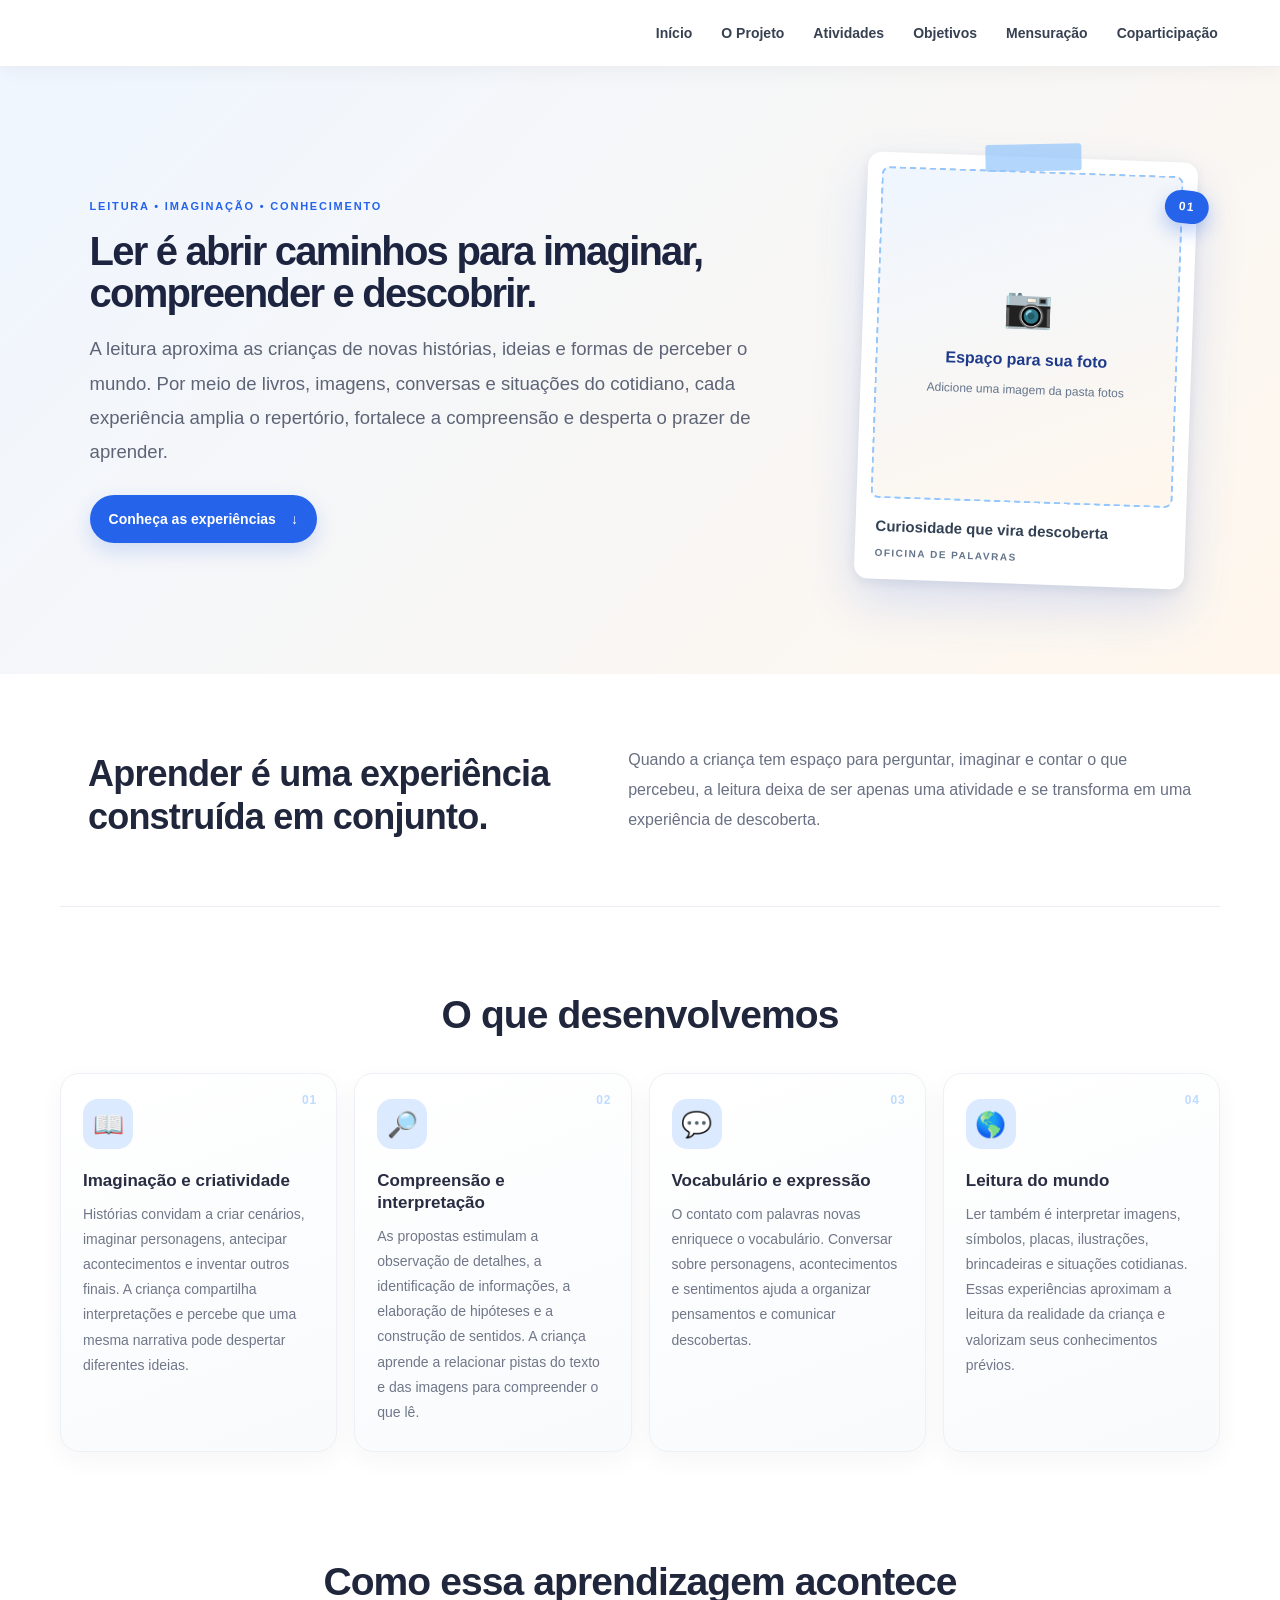
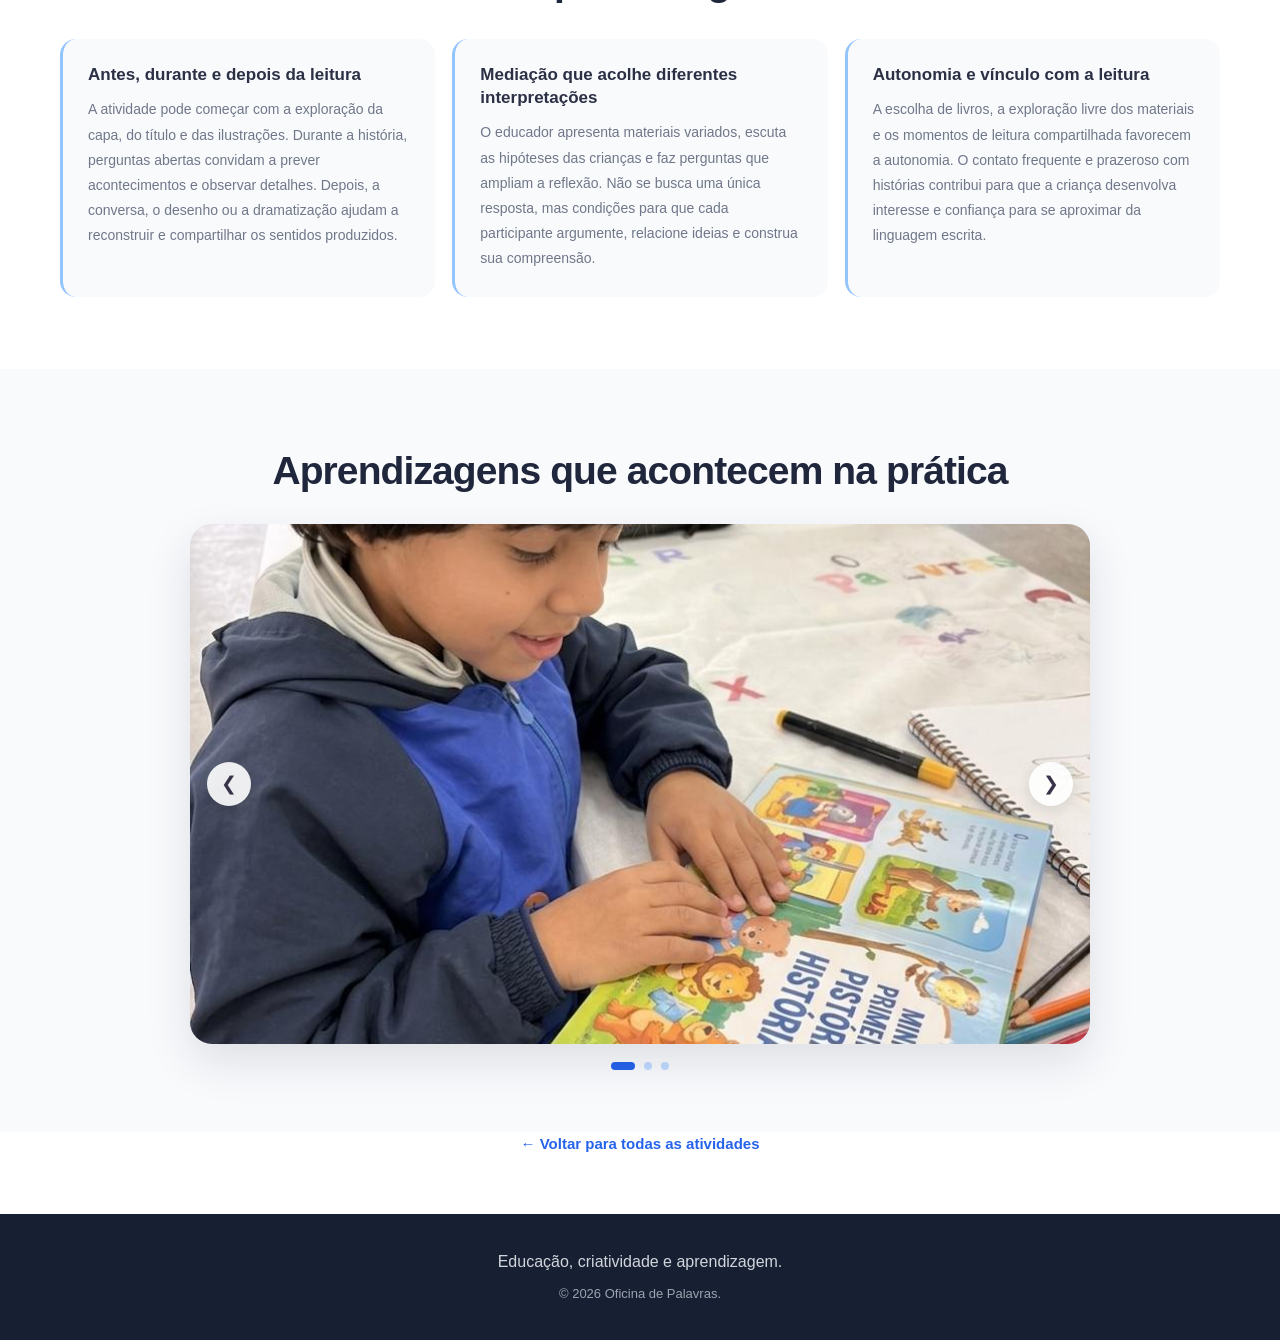
<file: leitura.html>
<html lang="pt-BR">
<head>
    <meta charset="UTF-8">
    <meta name="viewport" content="width=device-width, initial-scale=1.0">
    <meta name="description" content="A leitura aproxima as crianças de novas histórias, ideias e formas de perceber o mundo. Por meio de livros, imagens, conversas e situações do cotidiano, cada experiência amplia o repertório, fortalece a compreensão e desperta o prazer de aprender.">
    <title>Leitura | Oficina de Palavras</title>
    <link rel="stylesheet" href="style.css">
</head>

<body>

<header class="header">
    <a class="logo" href="site.html#inicio">Oficina de Palavras</a>

    <nav class="nav" aria-label="Navegação principal">
        <a href="site.html#inicio">Início</a>
        <a href="site.html#projeto">O Projeto</a>
        <a href="site.html#atividades">Atividades</a>
        <a href="site.html#objetivos">Objetivos</a>
        <a href="mensuracao.html">Mensuração</a>
        <a href="coparticipacao.html">Coparticipação</a>
    </nav>
</header>

<main class="topic-page">
    <section class="topic-hero">
        <div class="hero-copy">
            <span class="eyebrow">LEITURA • IMAGINAÇÃO • CONHECIMENTO</span>

            <h1>
                Ler é abrir caminhos para imaginar, compreender e descobrir.
            </h1>

            <p>
                A leitura aproxima as crianças de novas histórias, ideias e formas de perceber o mundo. Por
                meio de livros, imagens, conversas e situações do cotidiano, cada experiência amplia o
                repertório, fortalece a compreensão e desperta o prazer de aprender.
            </p>

            <a class="hero-cta" href="#experiencias">
                Conheça as experiências
                <span>↓</span>
            </a>
        </div>

        <figure class="hero-photo">
            <!--
                PARA COLOCAR SUA FOTO:
                1) copie a imagem para a pasta "fotos"
                2) apague o bloco <div class="hero-photo-empty"> abaixo
                3) remova as marcas de comentário da linha <img> e troque o nome do arquivo
            -->
            <!-- <img src="fotos/NOME-DA-FOTO.jpg" alt="Crianças participando de uma roda de leitura" loading="lazy"> -->
            <div class="hero-photo-empty">
                <span>📷</span>
                <strong>Espaço para sua foto</strong>
                <small>Adicione uma imagem da pasta fotos</small>
            </div>

            <span class="hero-photo-mark">01</span>

            <figcaption>
                <p>
                    Curiosidade que vira descoberta
                </p>
                <span>OFICINA DE PALAVRAS</span>
            </figcaption>
        </figure>
    </section>

    <section class="topic-overview">
        <div>
            <h2>
                Aprender é uma experiência construída em conjunto.
            </h2>
        </div>

        <p>
            Quando a criança tem espaço para perguntar, imaginar e contar o que percebeu, a leitura deixa de
            ser apenas uma atividade e se transforma em uma experiência de descoberta.
        </p>
    </section>

    <section class="features-section" id="experiencias">
        <div class="section-heading">
            <h2>
                O que desenvolvemos
            </h2>
        </div>

        <div class="feature-grid">
            <article class="feature-card">
                <span class="feature-number">01</span>
                <div class="feature-icon">📖</div>
                <h3>
                    Imaginação e criatividade
                </h3>
                <p>
                    Histórias convidam a criar cenários, imaginar personagens, antecipar acontecimentos e
                    inventar outros finais. A criança compartilha interpretações e percebe que uma mesma
                    narrativa pode despertar diferentes ideias.
                </p>
            </article>

            <article class="feature-card">
                <span class="feature-number">02</span>
                <div class="feature-icon">🔎</div>
                <h3>
                    Compreensão e interpretação
                </h3>
                <p>
                    As propostas estimulam a observação de detalhes, a identificação de informações, a
                    elaboração de hipóteses e a construção de sentidos. A criança aprende a relacionar pistas
                    do texto e das imagens para compreender o que lê.
                </p>
            </article>

            <article class="feature-card">
                <span class="feature-number">03</span>
                <div class="feature-icon">💬</div>
                <h3>
                    Vocabulário e expressão
                </h3>
                <p>
                    O contato com palavras novas enriquece o vocabulário. Conversar sobre personagens,
                    acontecimentos e sentimentos ajuda a organizar pensamentos e comunicar descobertas.
                </p>
            </article>

            <article class="feature-card">
                <span class="feature-number">04</span>
                <div class="feature-icon">🌎</div>
                <h3>
                    Leitura do mundo
                </h3>
                <p>
                    Ler também é interpretar imagens, símbolos, placas, ilustrações, brincadeiras e situações
                    cotidianas. Essas experiências aproximam a leitura da realidade da criança e valorizam
                    seus conhecimentos prévios.
                </p>
            </article>
        </div>
    </section>

    <section class="detail-section">
        <div class="section-heading">
            <h2>
                Como essa aprendizagem acontece
            </h2>
        </div>

        <div class="detail-grid">
            <article class="detail-card">
                <h3>
                    Antes, durante e depois da leitura
                </h3>
                <p>
                    A atividade pode começar com a exploração da capa, do título e das ilustrações. Durante a
                    história, perguntas abertas convidam a prever acontecimentos e observar detalhes. Depois,
                    a conversa, o desenho ou a dramatização ajudam a reconstruir e compartilhar os sentidos
                    produzidos.
                </p>
            </article>

            <article class="detail-card">
                <h3>
                    Mediação que acolhe diferentes interpretações
                </h3>
                <p>
                    O educador apresenta materiais variados, escuta as hipóteses das crianças e faz perguntas
                    que ampliam a reflexão. Não se busca uma única resposta, mas condições para que cada
                    participante argumente, relacione ideias e construa sua compreensão.
                </p>
            </article>

            <article class="detail-card">
                <h3>
                    Autonomia e vínculo com a leitura
                </h3>
                <p>
                    A escolha de livros, a exploração livre dos materiais e os momentos de leitura
                    compartilhada favorecem a autonomia. O contato frequente e prazeroso com histórias
                    contribui para que a criança desenvolva interesse e confiança para se aproximar da
                    linguagem escrita.
                </p>
            </article>
        </div>
    </section>

    <section class="gallery-section">
        <div class="gallery-heading">
            <h2>
                Aprendizagens que acontecem na prática
            </h2>
        </div>

        <div class="inner-carousel">
            <div class="inner-slide active">
                <img src="fotos/lei%201.jpeg" alt="Crianças participando de uma atividade de leitura" loading="lazy">
            </div>
            <div class="inner-slide">
                <img src="fotos/lei%202.jpg" alt="Registro de experiência de leitura" loading="lazy">
            </div>
            <div class="inner-slide">
                <img src="fotos/lei%203.jpg" alt="Momento de descoberta por meio da leitura" loading="lazy">
            </div>
            <button class="inner-button prev" type="button" onclick="mudarSlideInterno(-1)" aria-label="Imagem anterior">
                ❮
            </button>
            <button class="inner-button next" type="button" onclick="mudarSlideInterno(1)" aria-label="Próxima imagem">
                ❯
            </button>
        </div>

        <div class="gallery-dots">
            <button class="gallery-dot active" type="button" onclick="irParaSlideInterno(0)" aria-label="Ver imagem 1"></button>
            <button class="gallery-dot" type="button" onclick="irParaSlideInterno(1)" aria-label="Ver imagem 2"></button>
            <button class="gallery-dot" type="button" onclick="irParaSlideInterno(2)" aria-label="Ver imagem 3"></button>
        </div>
    </section>

    <div class="topic-back">
        <a href="site.html#atividades">← Voltar para todas as atividades</a>
    </div>
</main>

<footer class="footer">
    <p>
        Educação, criatividade e aprendizagem.
    </p>
    <span>© 2026 Oficina de Palavras.</span>
</footer>

<script src="script.js"></script>

</body>
</html>
</file>
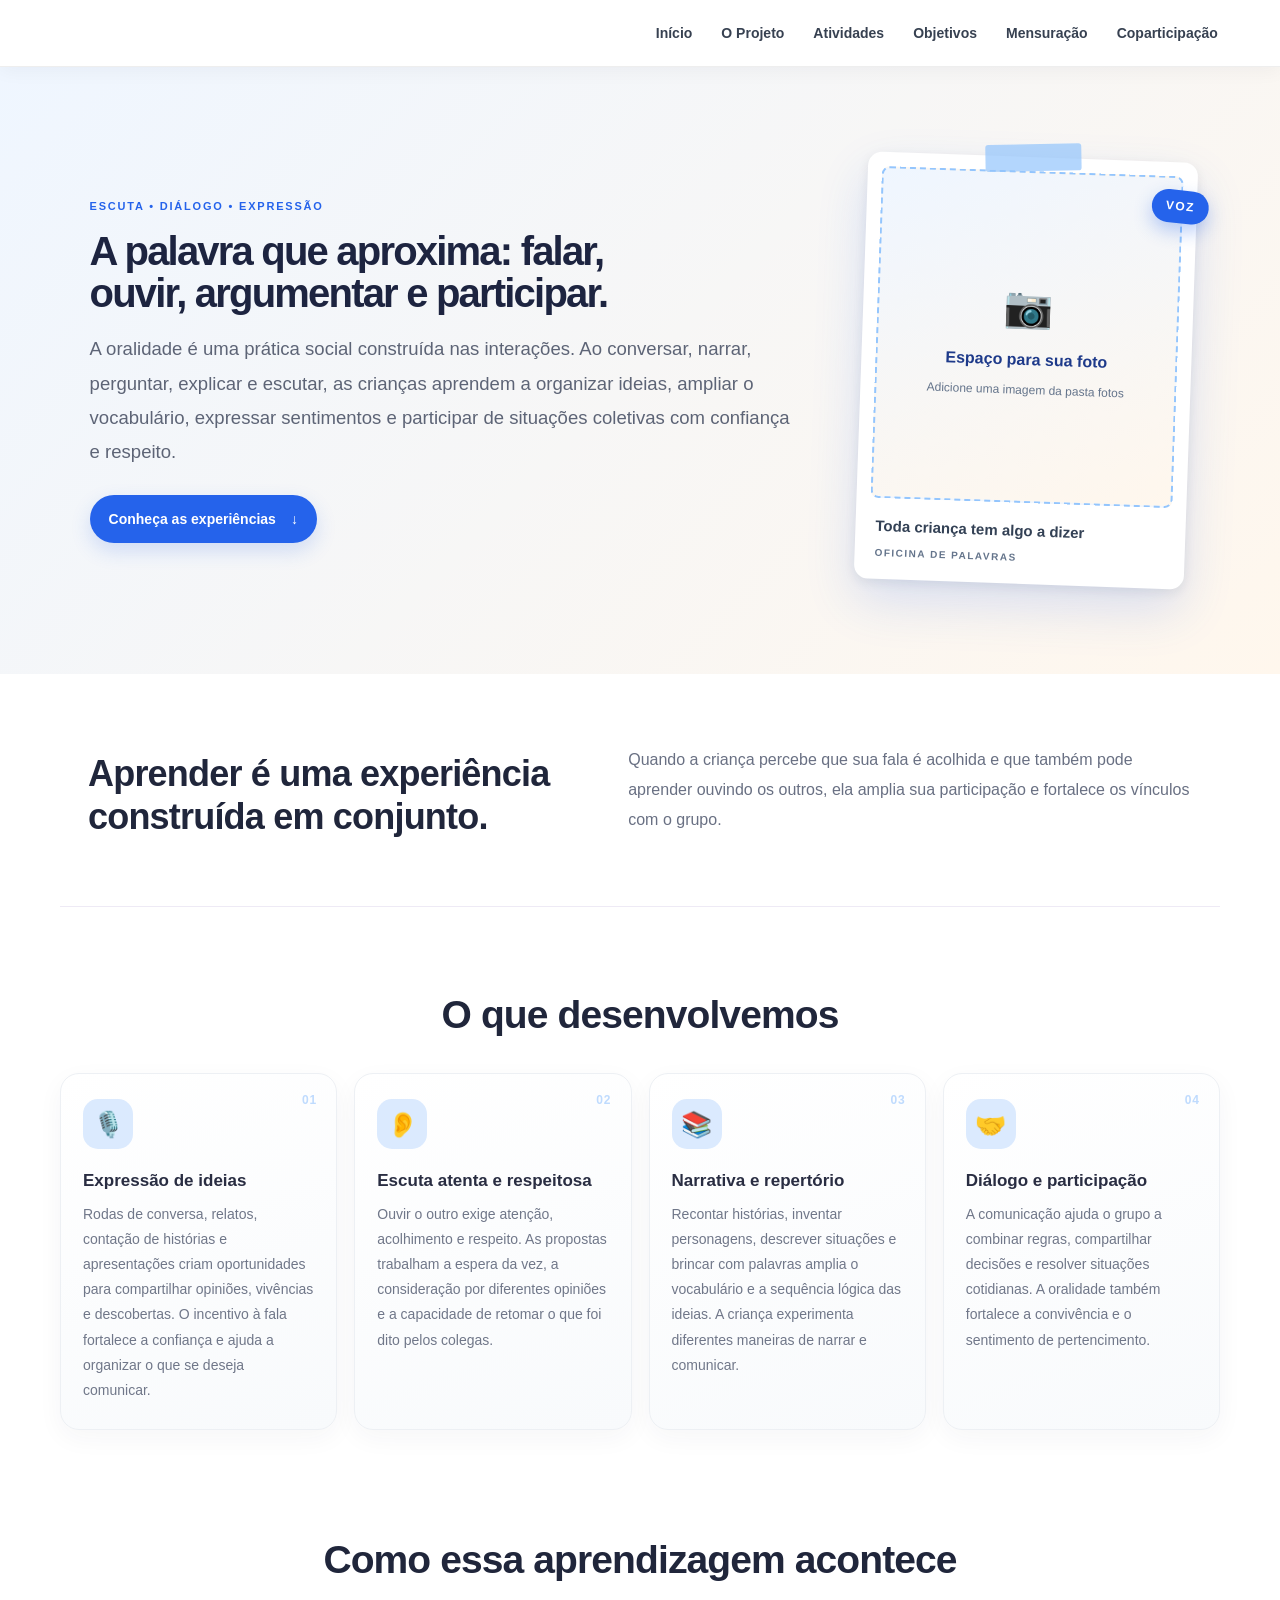
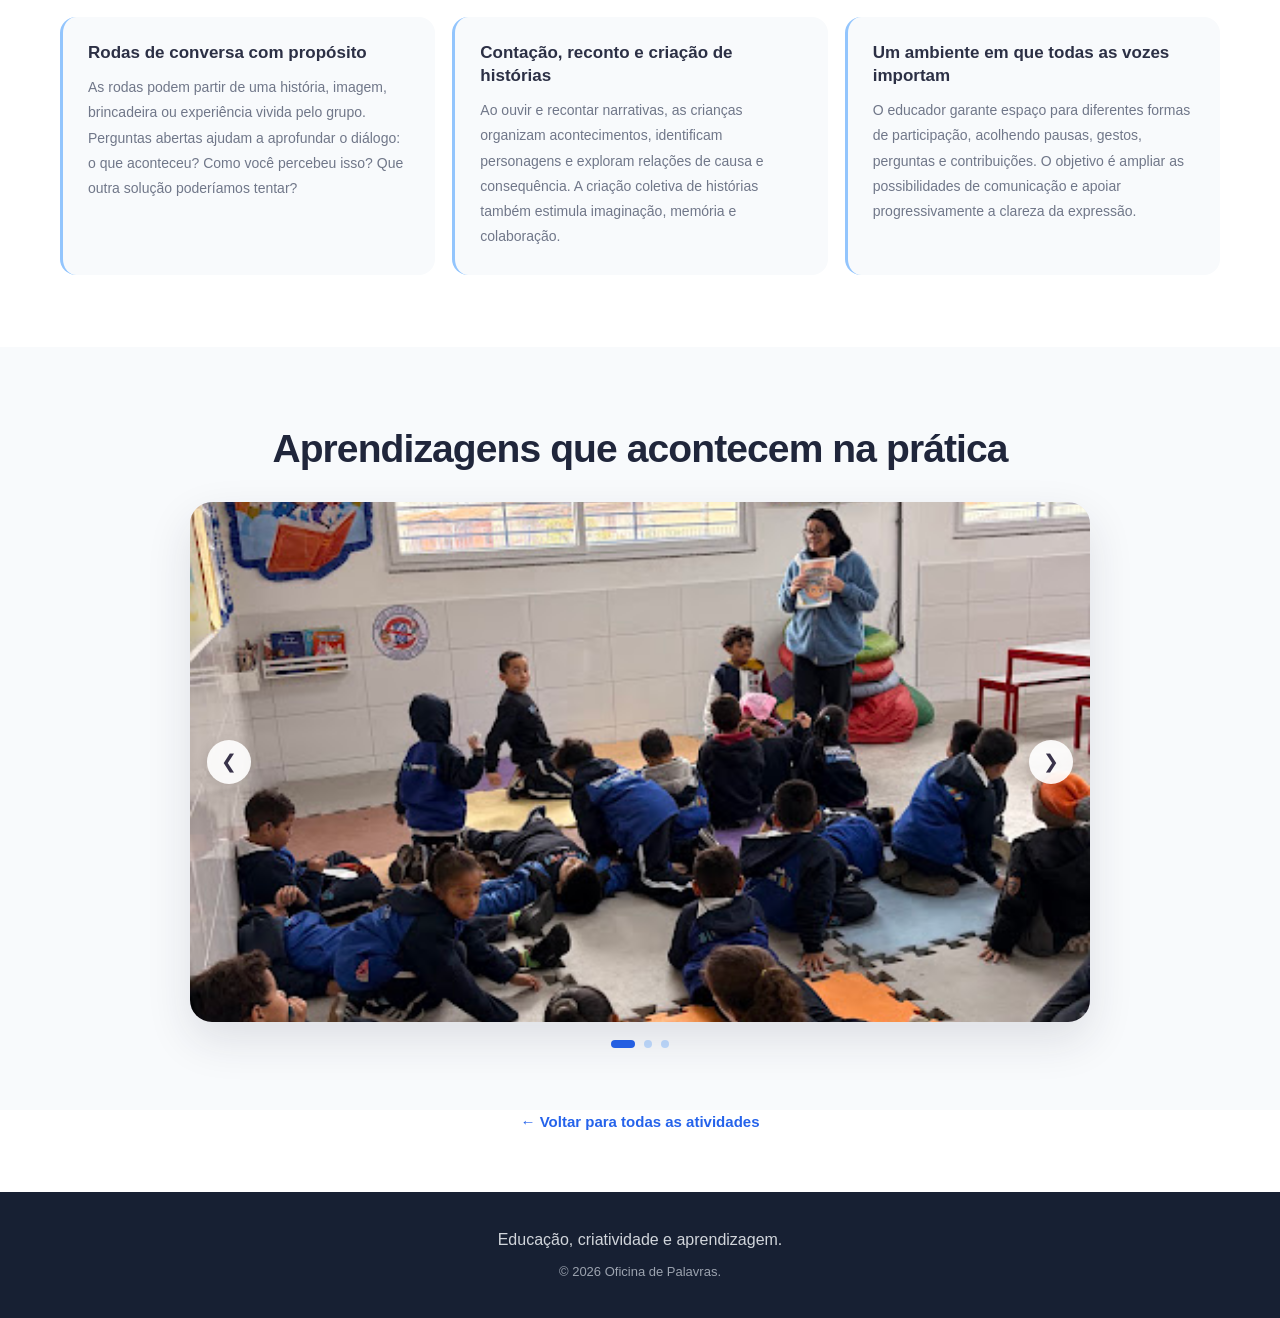
<file: oralidade.html>
<html lang="pt-BR">
<head>
    <meta charset="UTF-8">
    <meta name="viewport" content="width=device-width, initial-scale=1.0">
    <meta name="description" content="A oralidade é uma prática social construída nas interações. Ao conversar, narrar, perguntar, explicar e escutar, as crianças aprendem a organizar ideias, ampliar o vocabulário, expressar sentimentos e participar de situações coletivas com confiança e respeito.">
    <title>Oralidade | Oficina de Palavras</title>
    <link rel="stylesheet" href="style.css">
</head>

<body>

<header class="header">
    <a class="logo" href="site.html#inicio">Oficina de Palavras</a>

    <nav class="nav" aria-label="Navegação principal">
        <a href="site.html#inicio">Início</a>
        <a href="site.html#projeto">O Projeto</a>
        <a href="site.html#atividades">Atividades</a>
        <a href="site.html#objetivos">Objetivos</a>
        <a href="mensuracao.html">Mensuração</a>
        <a href="coparticipacao.html">Coparticipação</a>
    </nav>
</header>

<main class="topic-page">
    <section class="topic-hero">
        <div class="hero-copy">
            <span class="eyebrow">ESCUTA • DIÁLOGO • EXPRESSÃO</span>

            <h1>
                A palavra que aproxima: falar, ouvir, argumentar e participar.
            </h1>

            <p>
                A oralidade é uma prática social construída nas interações. Ao conversar, narrar, perguntar,
                explicar e escutar, as crianças aprendem a organizar ideias, ampliar o vocabulário, expressar
                sentimentos e participar de situações coletivas com confiança e respeito.
            </p>

            <a class="hero-cta" href="#experiencias">
                Conheça as experiências
                <span>↓</span>
            </a>
        </div>

        <figure class="hero-photo">
            <!--
                PARA COLOCAR SUA FOTO:
                1) copie a imagem para a pasta "fotos"
                2) apague o bloco <div class="hero-photo-empty"> abaixo
                3) remova as marcas de comentário da linha <img> e troque o nome do arquivo
            -->
            <!-- <img src="fotos/NOME-DA-FOTO.jpg" alt="Crianças conversando em uma roda de oralidade" loading="lazy"> -->
            <div class="hero-photo-empty">
                <span>📷</span>
                <strong>Espaço para sua foto</strong>
                <small>Adicione uma imagem da pasta fotos</small>
            </div>

            <span class="hero-photo-mark">VOZ</span>

            <figcaption>
                <p>
                    Toda criança tem algo a dizer
                </p>
                <span>OFICINA DE PALAVRAS</span>
            </figcaption>
        </figure>
    </section>

    <section class="topic-overview">
        <div>
            <h2>
                Aprender é uma experiência construída em conjunto.
            </h2>
        </div>

        <p>
            Quando a criança percebe que sua fala é acolhida e que também pode aprender ouvindo os outros, ela
            amplia sua participação e fortalece os vínculos com o grupo.
        </p>
    </section>

    <section class="features-section" id="experiencias">
        <div class="section-heading">
            <h2>
                O que desenvolvemos
            </h2>
        </div>

        <div class="feature-grid">
            <article class="feature-card">
                <span class="feature-number">01</span>
                <div class="feature-icon">🎙️</div>
                <h3>
                    Expressão de ideias
                </h3>
                <p>
                    Rodas de conversa, relatos, contação de histórias e apresentações criam oportunidades para
                    compartilhar opiniões, vivências e descobertas. O incentivo à fala fortalece a confiança e
                    ajuda a organizar o que se deseja comunicar.
                </p>
            </article>

            <article class="feature-card">
                <span class="feature-number">02</span>
                <div class="feature-icon">👂</div>
                <h3>
                    Escuta atenta e respeitosa
                </h3>
                <p>
                    Ouvir o outro exige atenção, acolhimento e respeito. As propostas trabalham a espera da
                    vez, a consideração por diferentes opiniões e a capacidade de retomar o que foi dito pelos
                    colegas.
                </p>
            </article>

            <article class="feature-card">
                <span class="feature-number">03</span>
                <div class="feature-icon">📚</div>
                <h3>
                    Narrativa e repertório
                </h3>
                <p>
                    Recontar histórias, inventar personagens, descrever situações e brincar com palavras
                    amplia o vocabulário e a sequência lógica das ideias. A criança experimenta diferentes
                    maneiras de narrar e comunicar.
                </p>
            </article>

            <article class="feature-card">
                <span class="feature-number">04</span>
                <div class="feature-icon">🤝</div>
                <h3>
                    Diálogo e participação
                </h3>
                <p>
                    A comunicação ajuda o grupo a combinar regras, compartilhar decisões e resolver situações
                    cotidianas. A oralidade também fortalece a convivência e o sentimento de pertencimento.
                </p>
            </article>
        </div>
    </section>

    <section class="detail-section">
        <div class="section-heading">
            <h2>
                Como essa aprendizagem acontece
            </h2>
        </div>

        <div class="detail-grid">
            <article class="detail-card">
                <h3>
                    Rodas de conversa com propósito
                </h3>
                <p>
                    As rodas podem partir de uma história, imagem, brincadeira ou experiência vivida pelo
                    grupo. Perguntas abertas ajudam a aprofundar o diálogo: o que aconteceu? Como você
                    percebeu isso? Que outra solução poderíamos tentar?
                </p>
            </article>

            <article class="detail-card">
                <h3>
                    Contação, reconto e criação de histórias
                </h3>
                <p>
                    Ao ouvir e recontar narrativas, as crianças organizam acontecimentos, identificam
                    personagens e exploram relações de causa e consequência. A criação coletiva de histórias
                    também estimula imaginação, memória e colaboração.
                </p>
            </article>

            <article class="detail-card">
                <h3>
                    Um ambiente em que todas as vozes importam
                </h3>
                <p>
                    O educador garante espaço para diferentes formas de participação, acolhendo pausas,
                    gestos, perguntas e contribuições. O objetivo é ampliar as possibilidades de comunicação e
                    apoiar progressivamente a clareza da expressão.
                </p>
            </article>
        </div>
    </section>

    <section class="gallery-section">
        <div class="gallery-heading">
            <h2>
                Aprendizagens que acontecem na prática
            </h2>
        </div>

        <div class="inner-carousel">
            <div class="inner-slide active">
                <img src="fotos/ora%201.jpg" alt="Atividade de oralidade" loading="lazy">
            </div>
            <div class="inner-slide">
                <img src="fotos/ora%202.jpg" alt="Crianças conversando" loading="lazy">
            </div>
            <div class="inner-slide">
                <img src="fotos/ora%203.jpg" alt="Atividade de comunicação" loading="lazy">
            </div>
            <button class="inner-button prev" type="button" onclick="mudarSlideInterno(-1)" aria-label="Imagem anterior">
                ❮
            </button>
            <button class="inner-button next" type="button" onclick="mudarSlideInterno(1)" aria-label="Próxima imagem">
                ❯
            </button>
        </div>

        <div class="gallery-dots">
            <button class="gallery-dot active" type="button" onclick="irParaSlideInterno(0)" aria-label="Ver imagem 1"></button>
            <button class="gallery-dot" type="button" onclick="irParaSlideInterno(1)" aria-label="Ver imagem 2"></button>
            <button class="gallery-dot" type="button" onclick="irParaSlideInterno(2)" aria-label="Ver imagem 3"></button>
        </div>
    </section>

    <div class="topic-back">
        <a href="site.html#atividades">← Voltar para todas as atividades</a>
    </div>
</main>

<footer class="footer">
    <p>
        Educação, criatividade e aprendizagem.
    </p>
    <span>© 2026 Oficina de Palavras.</span>
</footer>

<script src="script.js"></script>

</body>
</html>
</file>
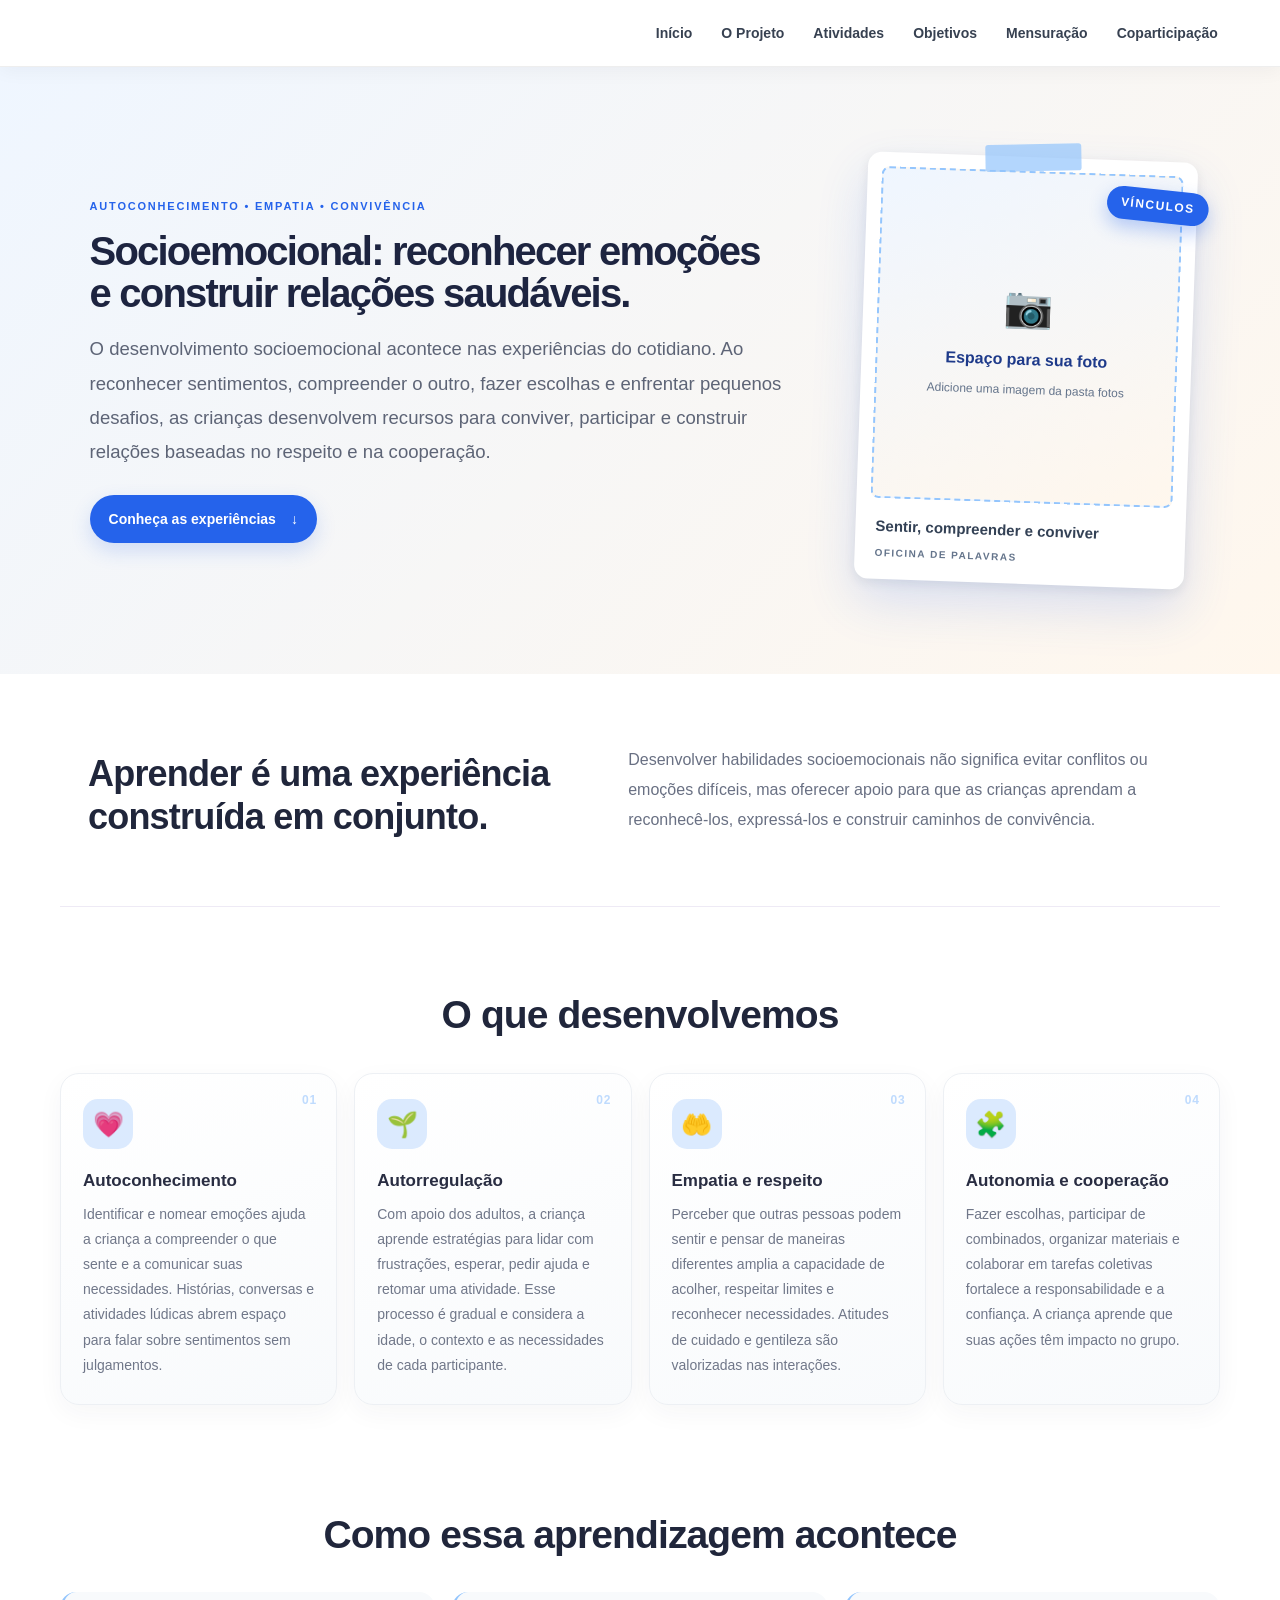
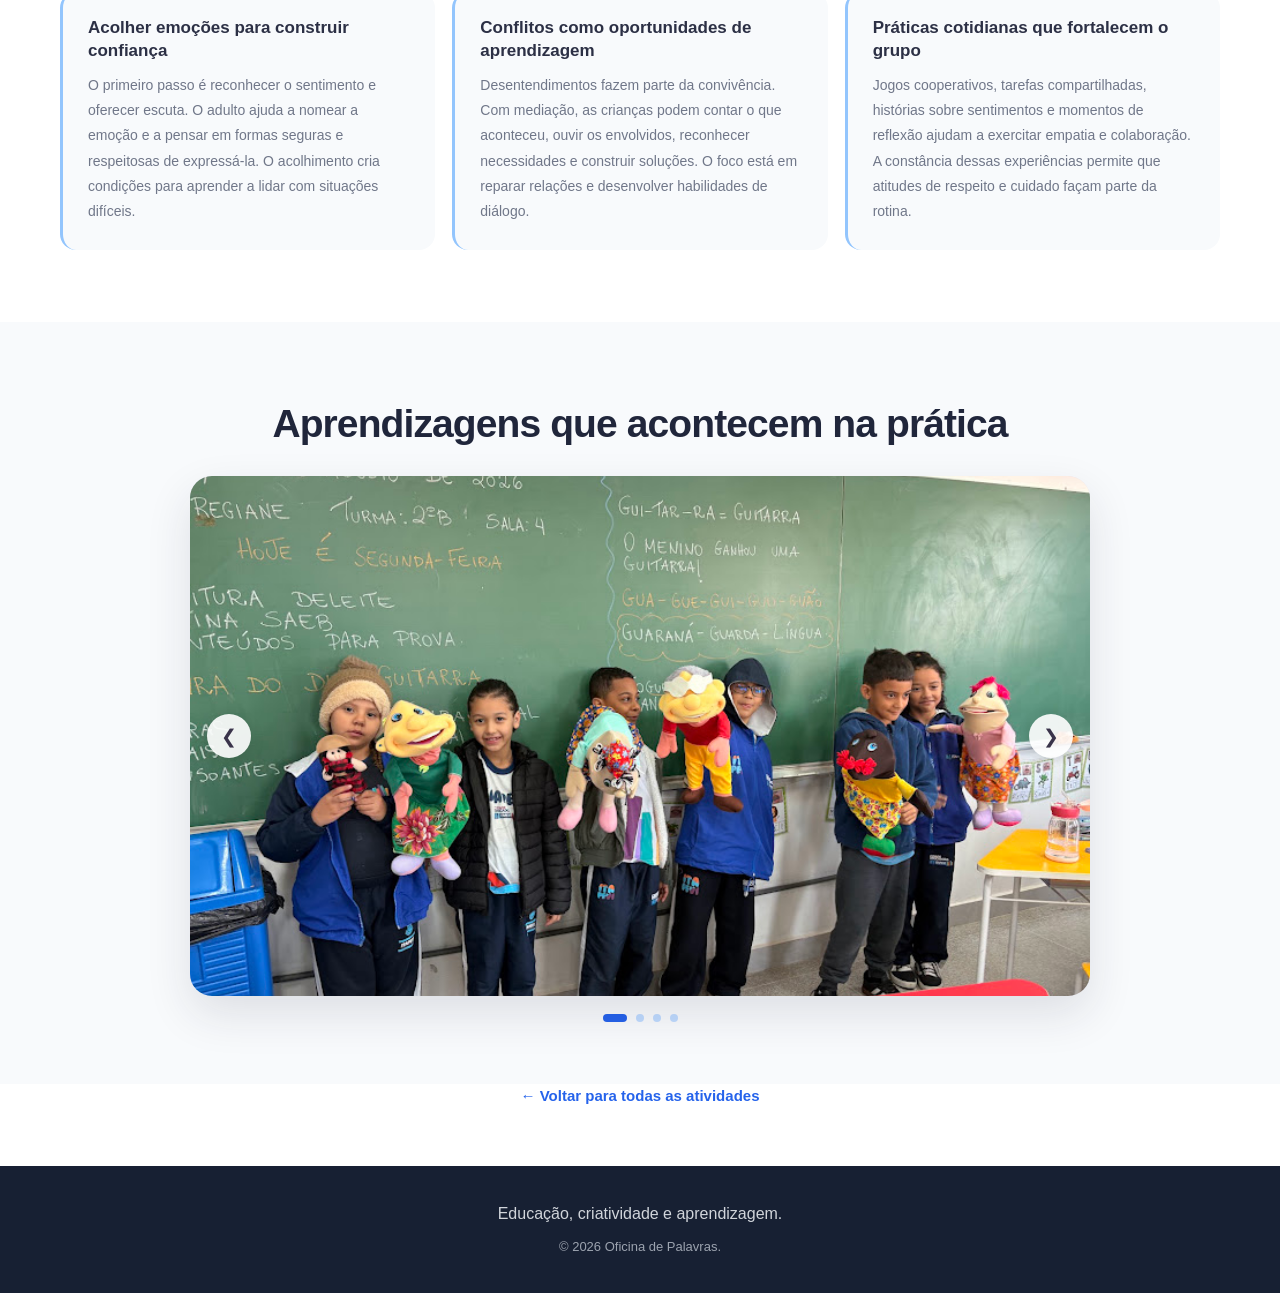
<file: pensamento-logico.html>
<html lang="pt-BR">
<head>
    <meta charset="UTF-8">
    <meta name="viewport" content="width=device-width, initial-scale=1.0">
    <meta name="description" content="O desenvolvimento socioemocional acontece nas experiências do cotidiano. Ao reconhecer sentimentos, compreender o outro, fazer escolhas e enfrentar pequenos desafios, as crianças desenvolvem recursos para conviver, participar e construir relações baseadas no respeito e na cooperação.">
    <title>Socioemocional | Oficina de Palavras</title>
    <link rel="stylesheet" href="style.css">
</head>

<body>

<header class="header">
    <a class="logo" href="site.html#inicio">Oficina de Palavras</a>

    <nav class="nav" aria-label="Navegação principal">
        <a href="site.html#inicio">Início</a>
        <a href="site.html#projeto">O Projeto</a>
        <a href="site.html#atividades">Atividades</a>
        <a href="site.html#objetivos">Objetivos</a>
        <a href="mensuracao.html">Mensuração</a>
        <a href="coparticipacao.html">Coparticipação</a>
    </nav>
</header>

<main class="topic-page">
    <section class="topic-hero">
        <div class="hero-copy">
            <span class="eyebrow">AUTOCONHECIMENTO • EMPATIA • CONVIVÊNCIA</span>

            <h1>
                Socioemocional: reconhecer emoções e construir relações saudáveis.
            </h1>

            <p>
                O desenvolvimento socioemocional acontece nas experiências do cotidiano. Ao reconhecer
                sentimentos, compreender o outro, fazer escolhas e enfrentar pequenos desafios, as crianças
                desenvolvem recursos para conviver, participar e construir relações baseadas no respeito e na
                cooperação.
            </p>

            <a class="hero-cta" href="#experiencias">
                Conheça as experiências
                <span>↓</span>
            </a>
        </div>

        <figure class="hero-photo">
            <!--
                PARA COLOCAR SUA FOTO:
                1) copie a imagem para a pasta "fotos"
                2) apague o bloco <div class="hero-photo-empty"> abaixo
                3) remova as marcas de comentário da linha <img> e troque o nome do arquivo
            -->
            <!-- <img src="fotos/NOME-DA-FOTO.jpg" alt="Crianças em uma atividade socioemocional" loading="lazy"> -->
            <div class="hero-photo-empty">
                <span>📷</span>
                <strong>Espaço para sua foto</strong>
                <small>Adicione uma imagem da pasta fotos</small>
            </div>

            <span class="hero-photo-mark">VÍNCULOS</span>

            <figcaption>
                <p>
                    Sentir, compreender e conviver
                </p>
                <span>OFICINA DE PALAVRAS</span>
            </figcaption>
        </figure>
    </section>

    <section class="topic-overview">
        <div>
            <h2>
                Aprender é uma experiência construída em conjunto.
            </h2>
        </div>

        <p>
            Desenvolver habilidades socioemocionais não significa evitar conflitos ou emoções difíceis, mas
            oferecer apoio para que as crianças aprendam a reconhecê-los, expressá-los e construir caminhos de
            convivência.
        </p>
    </section>

    <section class="features-section" id="experiencias">
        <div class="section-heading">
            <h2>
                O que desenvolvemos
            </h2>
        </div>

        <div class="feature-grid">
            <article class="feature-card">
                <span class="feature-number">01</span>
                <div class="feature-icon">💗</div>
                <h3>
                    Autoconhecimento
                </h3>
                <p>
                    Identificar e nomear emoções ajuda a criança a compreender o que sente e a comunicar suas
                    necessidades. Histórias, conversas e atividades lúdicas abrem espaço para falar sobre
                    sentimentos sem julgamentos.
                </p>
            </article>

            <article class="feature-card">
                <span class="feature-number">02</span>
                <div class="feature-icon">🌱</div>
                <h3>
                    Autorregulação
                </h3>
                <p>
                    Com apoio dos adultos, a criança aprende estratégias para lidar com frustrações, esperar,
                    pedir ajuda e retomar uma atividade. Esse processo é gradual e considera a idade, o
                    contexto e as necessidades de cada participante.
                </p>
            </article>

            <article class="feature-card">
                <span class="feature-number">03</span>
                <div class="feature-icon">🤲</div>
                <h3>
                    Empatia e respeito
                </h3>
                <p>
                    Perceber que outras pessoas podem sentir e pensar de maneiras diferentes amplia a
                    capacidade de acolher, respeitar limites e reconhecer necessidades. Atitudes de cuidado e
                    gentileza são valorizadas nas interações.
                </p>
            </article>

            <article class="feature-card">
                <span class="feature-number">04</span>
                <div class="feature-icon">🧩</div>
                <h3>
                    Autonomia e cooperação
                </h3>
                <p>
                    Fazer escolhas, participar de combinados, organizar materiais e colaborar em tarefas
                    coletivas fortalece a responsabilidade e a confiança. A criança aprende que suas ações têm
                    impacto no grupo.
                </p>
            </article>
        </div>
    </section>

    <section class="detail-section">
        <div class="section-heading">
            <h2>
                Como essa aprendizagem acontece
            </h2>
        </div>

        <div class="detail-grid">
            <article class="detail-card">
                <h3>
                    Acolher emoções para construir confiança
                </h3>
                <p>
                    O primeiro passo é reconhecer o sentimento e oferecer escuta. O adulto ajuda a nomear a
                    emoção e a pensar em formas seguras e respeitosas de expressá-la. O acolhimento cria
                    condições para aprender a lidar com situações difíceis.
                </p>
            </article>

            <article class="detail-card">
                <h3>
                    Conflitos como oportunidades de aprendizagem
                </h3>
                <p>
                    Desentendimentos fazem parte da convivência. Com mediação, as crianças podem contar o que
                    aconteceu, ouvir os envolvidos, reconhecer necessidades e construir soluções. O foco está
                    em reparar relações e desenvolver habilidades de diálogo.
                </p>
            </article>

            <article class="detail-card">
                <h3>
                    Práticas cotidianas que fortalecem o grupo
                </h3>
                <p>
                    Jogos cooperativos, tarefas compartilhadas, histórias sobre sentimentos e momentos de
                    reflexão ajudam a exercitar empatia e colaboração. A constância dessas experiências
                    permite que atitudes de respeito e cuidado façam parte da rotina.
                </p>
            </article>
        </div>
    </section>

    <section class="gallery-section">
        <div class="gallery-heading">
            <h2>
                Aprendizagens que acontecem na prática
            </h2>
        </div>

        <div class="inner-carousel">
            <div class="inner-slide active">
                <img src="fotos/pens%201.jpg" alt="Atividade de convivência e desenvolvimento" loading="lazy">
            </div>
            <div class="inner-slide">
                <img src="fotos/pens%202.jpg" alt="Crianças participando de uma experiência coletiva" loading="lazy">
            </div>
            <div class="inner-slide">
                <img src="fotos/pens%203.jpg" alt="Vivência de aprendizagem socioemocional" loading="lazy">
            </div>
            <div class="inner-slide">
                <img src="fotos/pens%204.jpg" alt="Momento de interação entre participantes" loading="lazy">
            </div>
            <button class="inner-button prev" type="button" onclick="mudarSlideInterno(-1)" aria-label="Imagem anterior">
                ❮
            </button>
            <button class="inner-button next" type="button" onclick="mudarSlideInterno(1)" aria-label="Próxima imagem">
                ❯
            </button>
        </div>

        <div class="gallery-dots">
            <button class="gallery-dot active" type="button" onclick="irParaSlideInterno(0)" aria-label="Ver imagem 1"></button>
            <button class="gallery-dot" type="button" onclick="irParaSlideInterno(1)" aria-label="Ver imagem 2"></button>
            <button class="gallery-dot" type="button" onclick="irParaSlideInterno(2)" aria-label="Ver imagem 3"></button>
            <button class="gallery-dot" type="button" onclick="irParaSlideInterno(3)" aria-label="Ver imagem 4"></button>
        </div>
    </section>

    <div class="topic-back">
        <a href="site.html#atividades">← Voltar para todas as atividades</a>
    </div>
</main>

<footer class="footer">
    <p>
        Educação, criatividade e aprendizagem.
    </p>
    <span>© 2026 Oficina de Palavras.</span>
</footer>

<script src="script.js"></script>

</body>
</html>
</file>
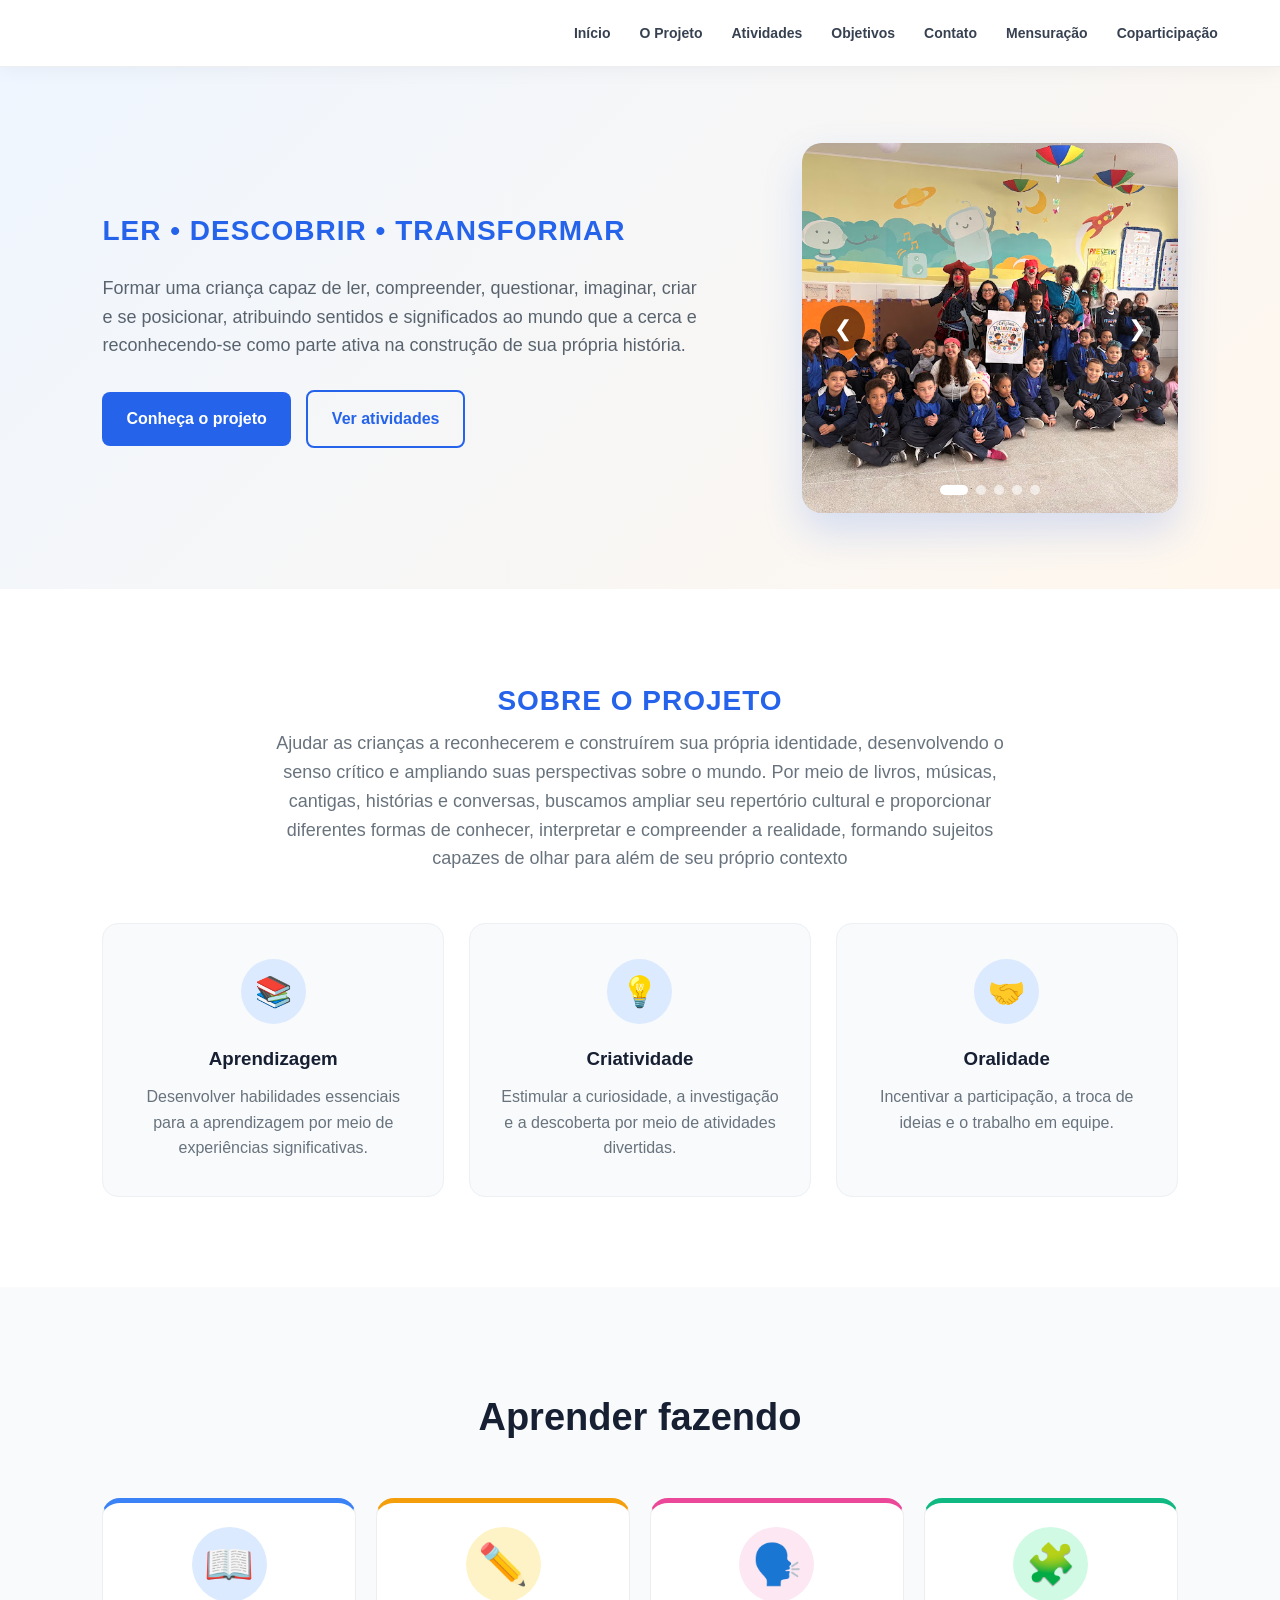
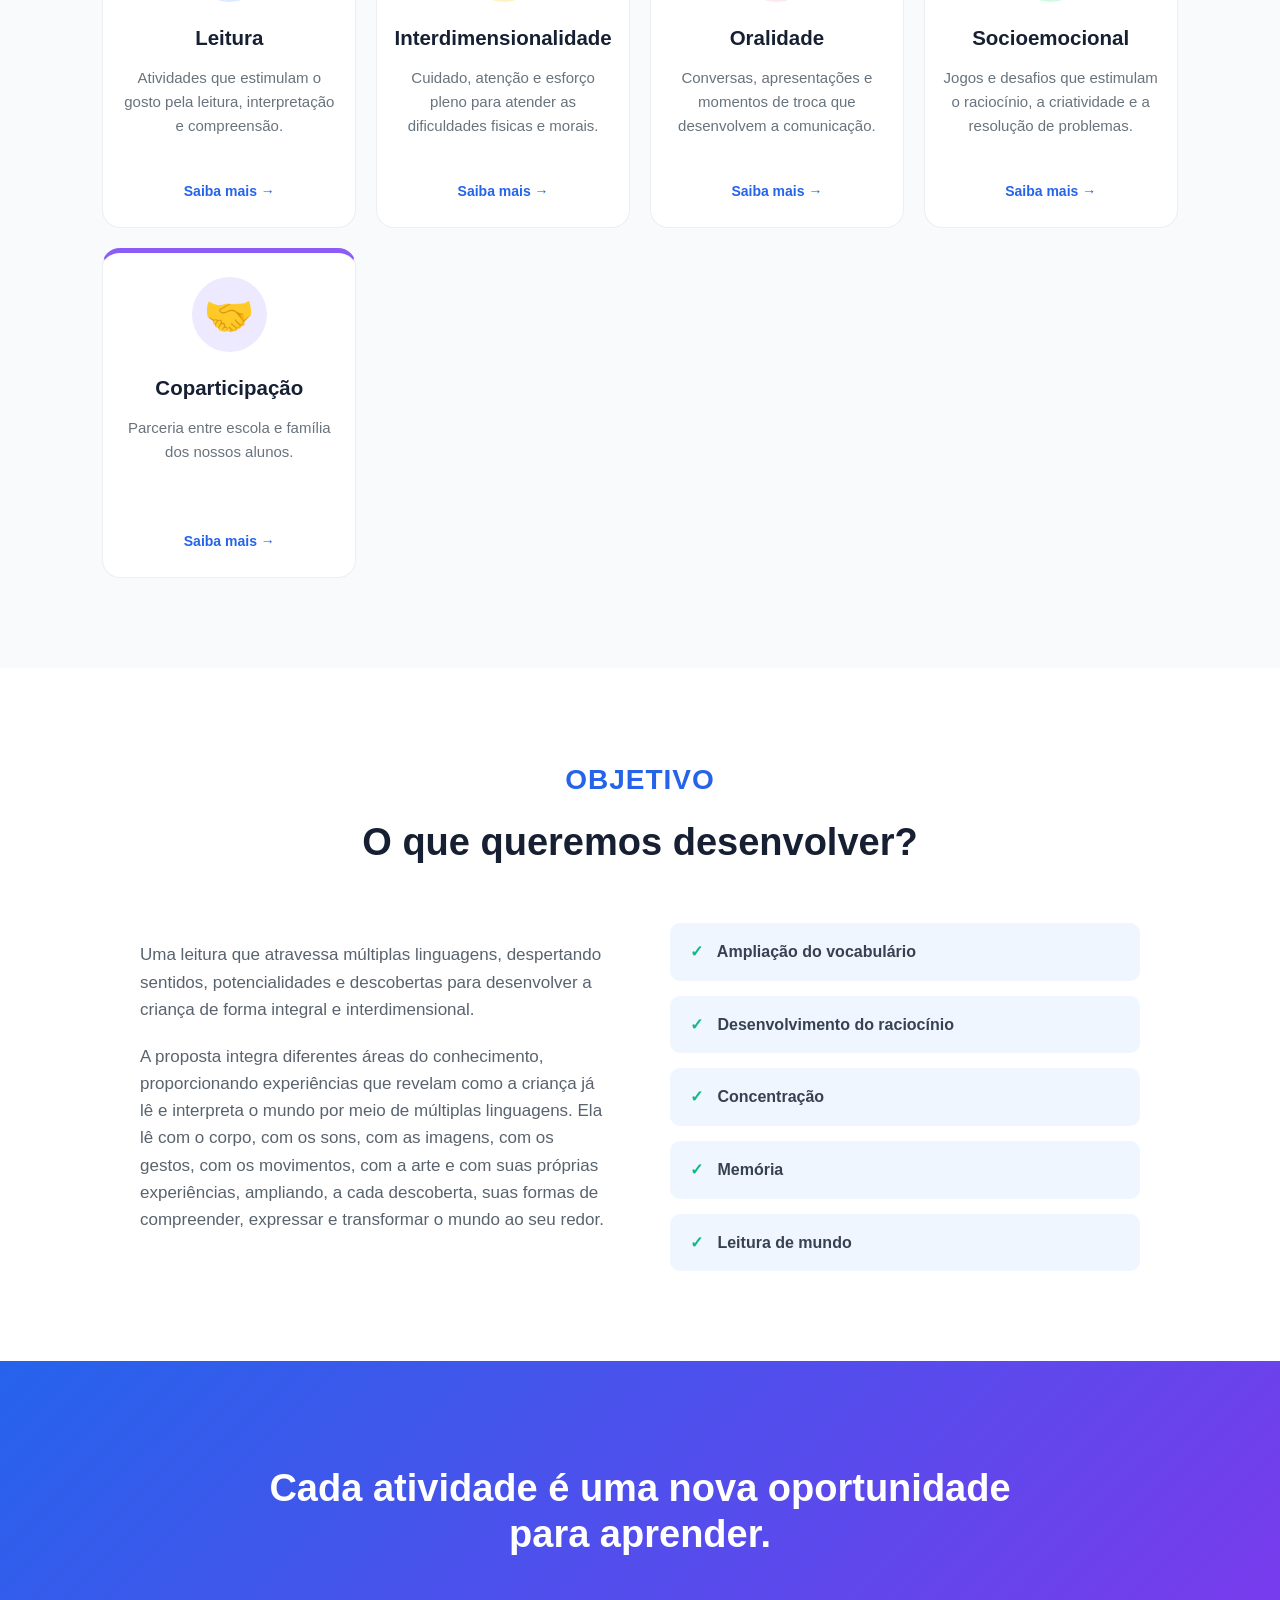
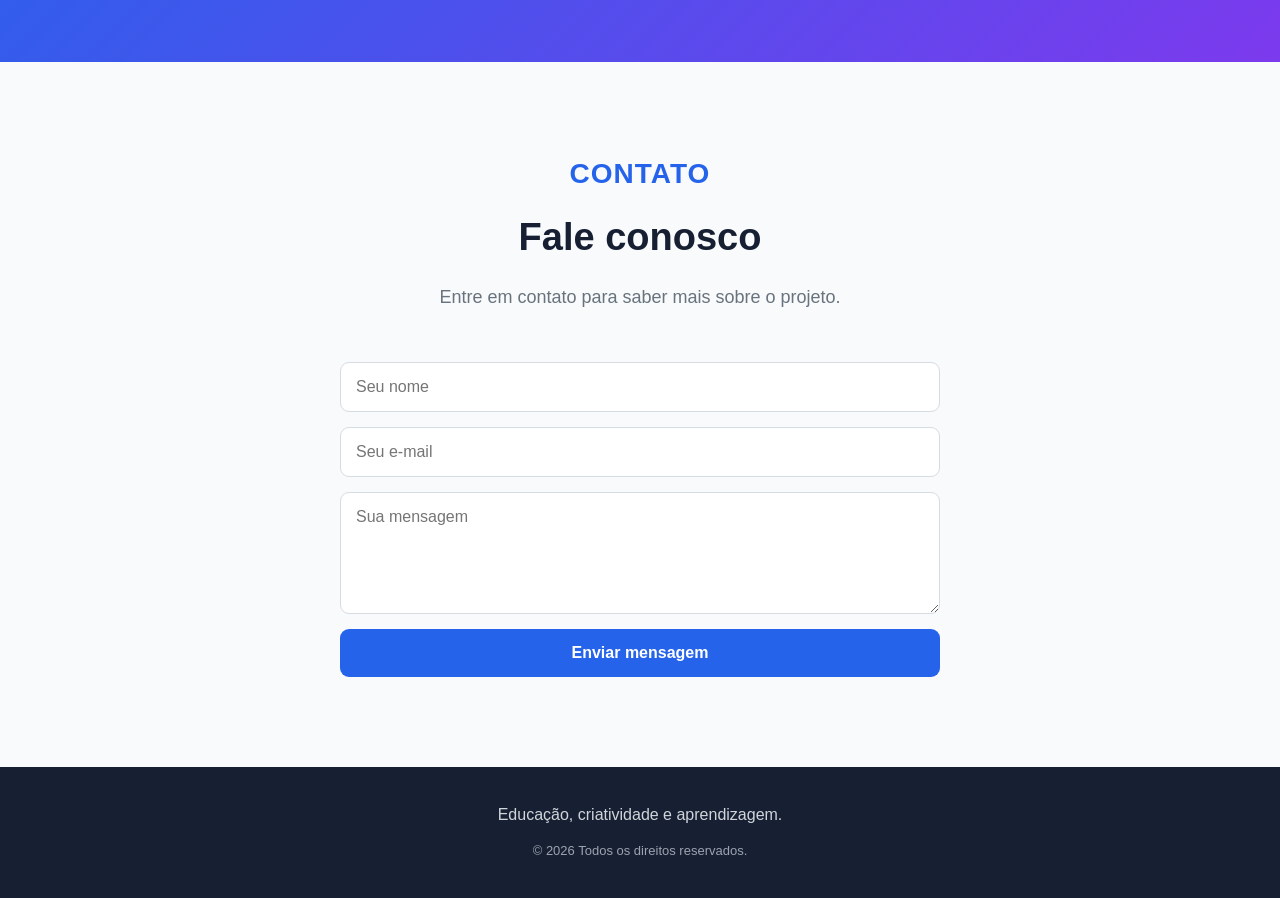
<file: site.html>
<!DOCTYPE html>
<html lang="pt-BR">
<head>
    <meta charset="UTF-8">
    <meta name="viewport" content="width=device-width, initial-scale=1.0">
    <title>Roda de leitura</title>
    <link rel="stylesheet" href="style.css">
</head>

<body>

<header class="header">

<nav class="nav">
    <a href="site.html#inicio">Início</a>
    <a href="site.html#projeto">O Projeto</a>
    <a href="site.html#atividades">Atividades</a>
    <a href="site.html#objetivos">Objetivos</a>
    <a href="site.html#contato">Contato</a>
    <a href="mensuracao.html" target="_blank">Mensuração</a>
    <a href="coparticipacao.html">Coparticipação</a>
    </nav>

</header>

<main>

<section class="hero" id="inicio">

    <div class="hero-text">

        <span class="tag">
            LER • DESCOBRIR • TRANSFORMAR
        </span>

        <p>
            Formar uma criança capaz de ler, compreender, questionar, imaginar, criar e se posicionar, atribuindo
            sentidos e significados ao mundo que a cerca e reconhecendo-se como parte ativa na construção de sua própria
             história.
        </p>

        <div class="hero-buttons">

            <a href="#projeto" class="btn">
                Conheça o projeto
            </a>

            <a href="#atividades" class="btn btn-outline">
                Ver atividades
            </a>

        </div>

    </div>

    <div class="carousel">

        <div class="slide active">
            <img src="fotos/imagem 1.jpg" alt="Crianças participando de uma atividade">
        </div>

        <div class="slide">
            <img src="fotos/imagem 2.jpg" alt="Crianças realizando atividade">
        </div>

        <div class="slide">
            <img src="fotos/imagem 3.jpg" alt="Crianças aprendendo">
        </div>

        <div class="slide">
            <img src="fotos/imagem 4.jpg" alt="Atividade educativa">
        </div>

        <div class="slide">
            <img src="fotos/imagem 5.jpg" alt="Crianças em atividade">
        </div>

        <button class="carousel-button prev" onclick="mudarSlide(-1)">
            &#10094;
        </button>

        <button class="carousel-button next" onclick="mudarSlide(1)">
            &#10095;
        </button>

        <div class="indicators">

            <span class="indicator active" onclick="irParaSlide(0)"></span>
            <span class="indicator" onclick="irParaSlide(1)"></span>
            <span class="indicator" onclick="irParaSlide(2)"></span>
            <span class="indicator" onclick="irParaSlide(3)"></span>
            <span class="indicator" onclick="irParaSlide(4)"></span>

        </div>

    </div>

</section>

<section class="section project" id="projeto">

    <div class="section-title">

        <span class="small-title">
            SOBRE O PROJETO
        </span>

        <p>
        Ajudar as crianças a reconhecerem e construírem sua própria identidade, desenvolvendo o senso crítico e
        ampliando suas perspectivas sobre o mundo. Por meio de livros, músicas, cantigas, histórias e conversas,
        buscamos ampliar seu repertório cultural e proporcionar diferentes formas de conhecer, interpretar e compreender
        a realidade, formando sujeitos capazes de olhar para além de seu próprio contexto
        </p>

    </div>

    <div class="project-content">

        <div class="info-box">
            <div class="icon">📚</div>

            <h3>
                Aprendizagem
            </h3>

            <p>
                Desenvolver habilidades essenciais para a aprendizagem
                por meio de experiências significativas.
            </p>
        </div>

        <div class="info-box">
            <div class="icon">💡</div>

            <h3>
                Criatividade
            </h3>

            <p>
                Estimular a curiosidade, a investigação e a descoberta
                por meio de atividades divertidas.
            </p>
        </div>

        <div class="info-box">
            <div class="icon">🤝</div>

            <h3>
                Oralidade
            </h3>

            <p>
                Incentivar a participação, a troca de ideias e
                o trabalho em equipe.
            </p>
        </div>

    </div>

</section>

<section class="section activities" id="atividades">

    <div class="section-title">

        <h2>
            Aprender fazendo
        </h2>

    </div>

    <div class="cards">

        <a href="leitura.html" class="card blue">

            <div class="card-icon">📖</div>

            <h3>
                Leitura
            </h3>

            <p>
                Atividades que estimulam o gosto pela leitura,
                interpretação e compreensão.
            </p>

            <span class="card-link">
                Saiba mais →
            </span>

        </a>

        <a href="escrita.html" class="card yellow">

            <div class="card-icon">✏️</div>

            <h3>
                Interdimensionalidade
            </h3>

            <p>
               Cuidado, atenção e esforço pleno para atender as dificuldades
               fisicas e morais.
            </p>

            <span class="card-link">
                Saiba mais →
            </span>

        </a>

        <a href="oralidade.html" class="card pink">

            <div class="card-icon">🗣️</div>

            <h3>
                Oralidade
            </h3>

            <p>
                Conversas, apresentações e momentos de troca
                que desenvolvem a comunicação.
            </p>

            <span class="card-link">
                Saiba mais →
            </span>

        </a>

        <a href="pensamento-logico.html" class="card green">

            <div class="card-icon">🧩</div>

            <h3>
                Socioemocional
            </h3>

            <p>
                Jogos e desafios que estimulam o raciocínio,
                a criatividade e a resolução de problemas.
            </p>

            <span class="card-link">
                Saiba mais →
            </span>

        </a>

        <a href="coparticipacao.html" class="card purple">

            <div class="card-icon">🤝</div>

            <h3>
                Coparticipação
            </h3>

            <p>
                Parceria entre escola e família dos nossos alunos.
            </p>

            <span class="card-link">
                Saiba mais →
            </span>

        </a>

    </div>

</section>

<section class="section objectives" id="objetivos">

    <div class="section-title">

        <span class="small-title">
            OBJETIVO
        </span>

        <h2>
            O que queremos desenvolver?
        </h2>

    </div>

    <div class="objective-content">

        <div class="objective-text">

            <p>
                Uma leitura que atravessa múltiplas linguagens, despertando sentidos,
                potencialidades e descobertas para desenvolver a criança de forma integral e interdimensional.
            </p>

            <p>
                A proposta integra diferentes áreas do conhecimento, proporcionando experiências que revelam como
                 a criança já lê e interpreta o mundo por meio de múltiplas linguagens. Ela lê com o corpo, com os sons,
                com as imagens, com os gestos, com os movimentos, com a arte e com suas próprias experiências,
                ampliando, a cada descoberta, suas formas de compreender, expressar e transformar o mundo ao seu redor.
            </p>

        </div>

        <div class="objective-list">

            <div>
                <span>✓</span>
                Ampliação do vocabulário
            </div>

            <div>
                <span>✓</span>
                Desenvolvimento do raciocínio
            </div>

            <div>
                <span>✓</span>
                Concentração
            </div>

            <div>
                <span>✓</span>
                Memória
            </div>

            <div>
                <span>✓</span>
                Leitura de mundo
            </div>

        </div>

    </div>

</section>

<section class="highlight">

    <div>

        <h2>
            Cada atividade é uma nova oportunidade para aprender.
        </h2>

    </div>

</section>

<section class="section contact" id="contato">

    <div class="section-title">

        <span class="small-title">
            CONTATO
        </span>

        <h2>
            Fale conosco
        </h2>

        <p>
            Entre em contato para saber mais sobre o projeto.
        </p>

    </div>

    <form>

        <input type="text" placeholder="Seu nome" required>

        <input type="email" placeholder="Seu e-mail" required>

        <textarea rows="5" placeholder="Sua mensagem" required></textarea>

        <button type="submit">
            Enviar mensagem
        </button>

    </form>

</section>

</main>

<footer class="footer">

    <p>
        Educação, criatividade e aprendizagem.
    </p>

    <span>
        © 2026 Todos os direitos reservados.
    </span>

</footer>

<script src="script.js"></script>

</body>
</html>
</file>
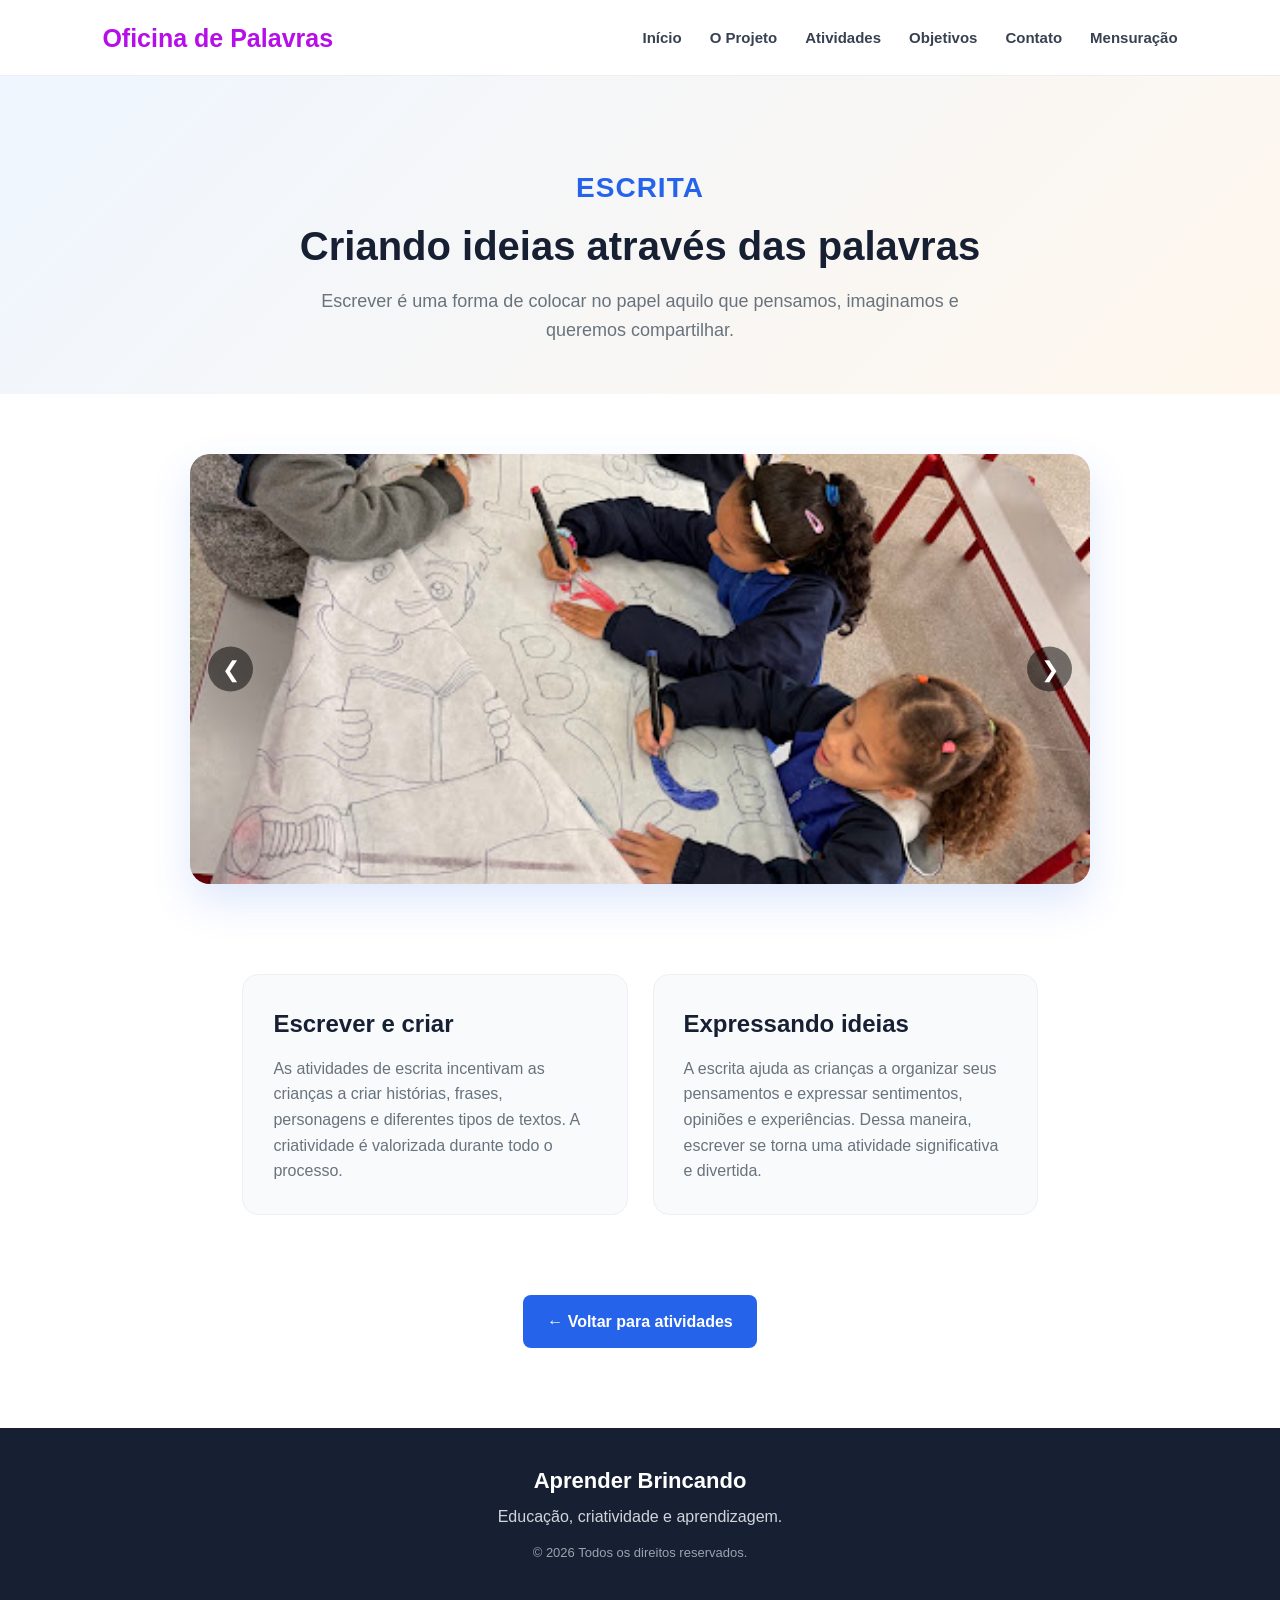
<file: New folder/escrita.html>
<!DOCTYPE html>
<html lang="pt-BR">

<head>
    <meta charset="UTF-8">
    <meta name="viewport" content="width=device-width, initial-scale=1.0">
    <title>Escrita - Aprender Brincando</title>
    <link rel="stylesheet" href="style.css">
</head>

<body>

<header class="header">

    <div class="logo">
      Oficina de Palavras
    </div>

    <nav class="nav">
        <a href="site.html#inicio">Início</a>
        <a href="site.html#projeto">O Projeto</a>
        <a href="site.html#atividades">Atividades</a>
        <a href="site.html#objetivos">Objetivos</a>
        <a href="site.html#contato">Contato</a>
        <a href="site.html#mensuração">Mensuração</a>
    </nav>

</header>

<main>

<section class="page-intro">

    <span class="small-title">
        ESCRITA
    </span>

    <h1>
        Criando ideias através das palavras
    </h1>

    <p>
        Escrever é uma forma de colocar no papel aquilo que pensamos,
        imaginamos e queremos compartilhar.
    </p>

</section>

<section class="page-carousel">

    <div class="inner-carousel">

        <div class="inner-slide active">
            <img src="fotos/escr 1.jpg" alt="Atividade de escrita">
        </div>

        <div class="inner-slide active">
            <img src="fotos/escr 2.jpg" alt="Atividade de escrita">
        </div>
        
        <div class="inner-slide active">
            <img src="fotos/escr 3.jpg" alt="Atividade de escrita">
        </div>

        <div class="inner-slide active">
            <img src="fotos/escr 4.jpg" alt="Atividade de escrita">
        </div>

        

        <button class="inner-button prev" onclick="mudarSlideInterno(-1)">
            &#10094;
        </button>

        <button class="inner-button next" onclick="mudarSlideInterno(1)">
            &#10095;
        </button>

    </div>

</section>

<section class="text-blocks">

    <div class="text-block">

        <h2>
            Escrever e criar
        </h2>

        <p>
            As atividades de escrita incentivam as crianças a criar
            histórias, frases, personagens e diferentes tipos de textos.
            A criatividade é valorizada durante todo o processo.
        </p>

    </div>

    <div class="text-block">

        <h2>
            Expressando ideias
        </h2>

        <p>
            A escrita ajuda as crianças a organizar seus pensamentos
            e expressar sentimentos, opiniões e experiências. Dessa
            maneira, escrever se torna uma atividade significativa
            e divertida.
        </p>

    </div>

</section>

<div class="page-back">

    <a href="site.html#atividades" class="btn">
        ← Voltar para atividades
    </a>

</div>

</main>

<footer class="footer">

    <div class="footer-logo">
        Aprender Brincando
    </div>

    <p>
        Educação, criatividade e aprendizagem.
    </p>

    <span>
        © 2026 Todos os direitos reservados.
    </span>

</footer>

<script src="script.js"></script>

</body>
</html>
</file>
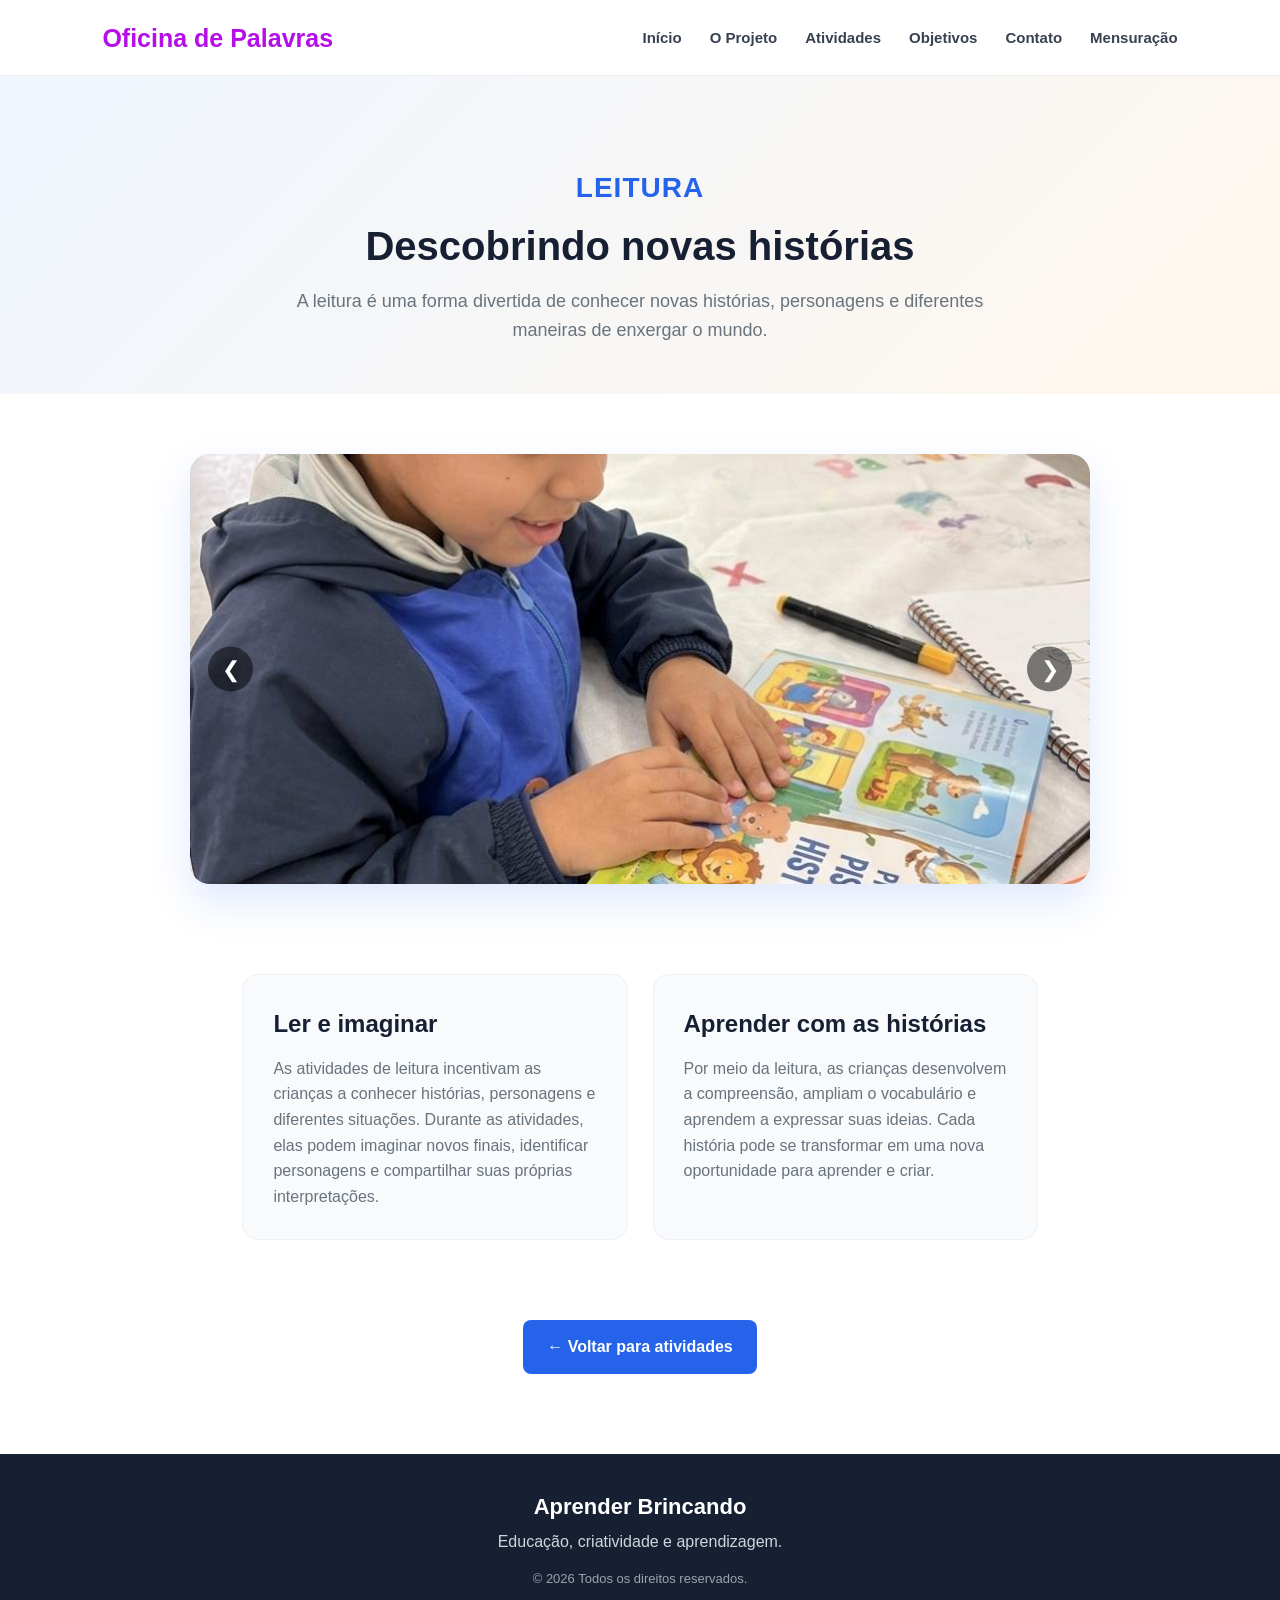
<file: New folder/leitura.html>
<!DOCTYPE html>
<html lang="pt-BR">

<head>
    <meta charset="UTF-8">
    <meta name="viewport" content="width=device-width, initial-scale=1.0">
    <title>Leitura - Aprender Brincando</title>
    <link rel="stylesheet" href="style.css">
</head>

<body>

<header class="header">

    <div class="logo">
              Oficina de Palavras

    </div>

    <nav class="nav">
        <a href="site.html#inicio">Início</a>
        <a href="site.html#projeto">O Projeto</a>
        <a href="site.html#atividades">Atividades</a>
        <a href="site.html#objetivos">Objetivos</a>
        <a href="site.html#contato">Contato</a>
        <a href="site.html#mensuração">Mensuração</a>
    </nav>

</header>

<main>

<section class="page-intro">

    <span class="small-title">
        LEITURA
    </span>

    <h1>
        Descobrindo novas histórias
    </h1>

    <p>
        A leitura é uma forma divertida de conhecer novas histórias,
        personagens e diferentes maneiras de enxergar o mundo.
    </p>

</section>

<section class="page-carousel">

    <div class="inner-carousel">

        <div class="inner-slide active">
            <img src="fotos/lei 1.jpeg" alt="Atividade de leitura">
        </div>

        
        <div class="inner-slide active">
            <img src="fotos/lei 2.jpg" alt="Atividade de leitura">
        </div>


    
        <div class="inner-slide active">
            <img src="fotos/lei 3.jpg" alt="Atividade de leitura">
        </div>

         
    

        <button class="inner-button prev" onclick="mudarSlideInterno(-1)">
            &#10094;
        </button>

        <button class="inner-button next" onclick="mudarSlideInterno(1)">
            &#10095;
        </button>

    </div>

</section>

<section class="text-blocks">

    <div class="text-block">

        <h2>
            Ler e imaginar
        </h2>

        <p>
            As atividades de leitura incentivam as crianças a conhecer
            histórias, personagens e diferentes situações. Durante as
            atividades, elas podem imaginar novos finais, identificar
            personagens e compartilhar suas próprias interpretações.
        </p>

    </div>

    <div class="text-block">

        <h2>
            Aprender com as histórias
        </h2>

        <p>
            Por meio da leitura, as crianças desenvolvem a compreensão,
            ampliam o vocabulário e aprendem a expressar suas ideias.
            Cada história pode se transformar em uma nova oportunidade
            para aprender e criar.
        </p>

    </div>

</section>

<div class="page-back">

    <a href="site.html#atividades" class="btn">
        ← Voltar para atividades
    </a>

</div>

</main>

<footer class="footer">

    <div class="footer-logo">
        Aprender Brincando
    </div>

    <p>
        Educação, criatividade e aprendizagem.
    </p>

    <span>
        © 2026 Todos os direitos reservados.
    </span>

</footer>

<script src="script.js"></script>

</body>
</html>
</file>
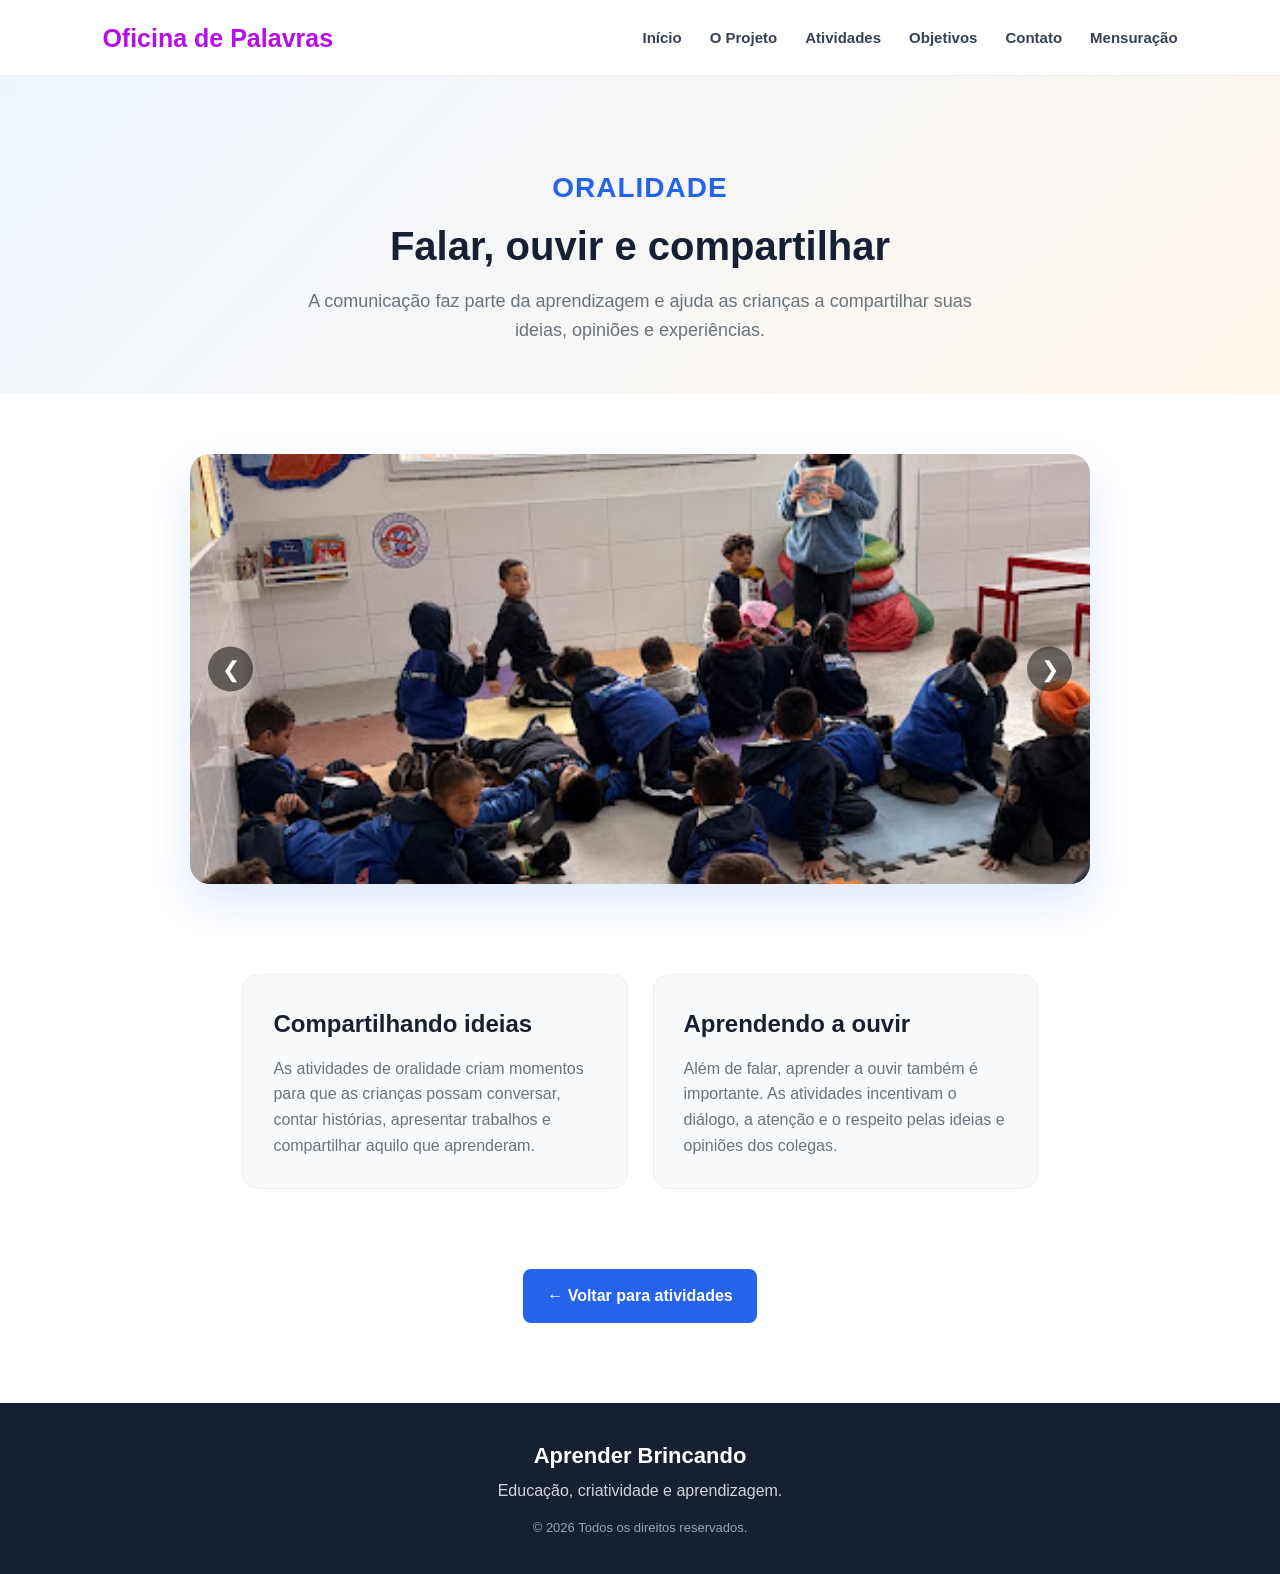
<file: New folder/oralidade.html>
<!DOCTYPE html>
<html lang="pt-BR">

<head>
    <meta charset="UTF-8">
    <meta name="viewport" content="width=device-width, initial-scale=1.0">
    <title>Oralidade - Aprender Brincando</title>
    <link rel="stylesheet" href="style.css">
</head>

<body>

<header class="header">

    <div class="logo">
          Oficina de Palavras
 
    </div>

    <nav class="nav">
        <a href="site.html#inicio">Início</a>
        <a href="site.html#projeto">O Projeto</a>
        <a href="site.html#atividades">Atividades</a>
        <a href="site.html#objetivos">Objetivos</a>
        <a href="site.html#contato">Contato</a>
        <a href="site.html#mensuração">Mensuração</a>
    </nav>

</header>

<main>

<section class="page-intro">

    <span class="small-title">
        ORALIDADE
    </span>

    <h1>
        Falar, ouvir e compartilhar
    </h1>

    <p>
        A comunicação faz parte da aprendizagem e ajuda as crianças
        a compartilhar suas ideias, opiniões e experiências.
    </p>

</section>

<section class="page-carousel">

    <div class="inner-carousel">

        <div class="inner-slide active">
            <img src="fotos/ora 1.jpg" alt="Atividade de oralidade">
        </div>

        <div class="inner-slide">
            <img src="fotos/ora 2.jpg" alt="Crianças conversando">
        </div>

        <div class="inner-slide">
            <img src="fotos/ora 3.jpg" alt="Atividade de comunicação">
        </div>

        <button class="inner-button prev" onclick="mudarSlideInterno(-1)">
            &#10094;
        </button>

        <button class="inner-button next" onclick="mudarSlideInterno(1)">
            &#10095;
        </button>

    </div>

</section>

<section class="text-blocks">

    <div class="text-block">

        <h2>
            Compartilhando ideias
        </h2>

        <p>
            As atividades de oralidade criam momentos para que as
            crianças possam conversar, contar histórias, apresentar
            trabalhos e compartilhar aquilo que aprenderam.
        </p>

    </div>

    <div class="text-block">

        <h2>
            Aprendendo a ouvir
        </h2>

        <p>
            Além de falar, aprender a ouvir também é importante.
            As atividades incentivam o diálogo, a atenção e o respeito
            pelas ideias e opiniões dos colegas.
        </p>

    </div>

</section>

<div class="page-back">

    <a href="site.html#atividades" class="btn">
        ← Voltar para atividades
    </a>

</div>

</main>

<footer class="footer">

    <div class="footer-logo">
        Aprender Brincando
    </div>

    <p>
        Educação, criatividade e aprendizagem.
    </p>

    <span>
        © 2026 Todos os direitos reservados.
    </span>

</footer>

<script src="script.js"></script>

</body>
</html>
</file>
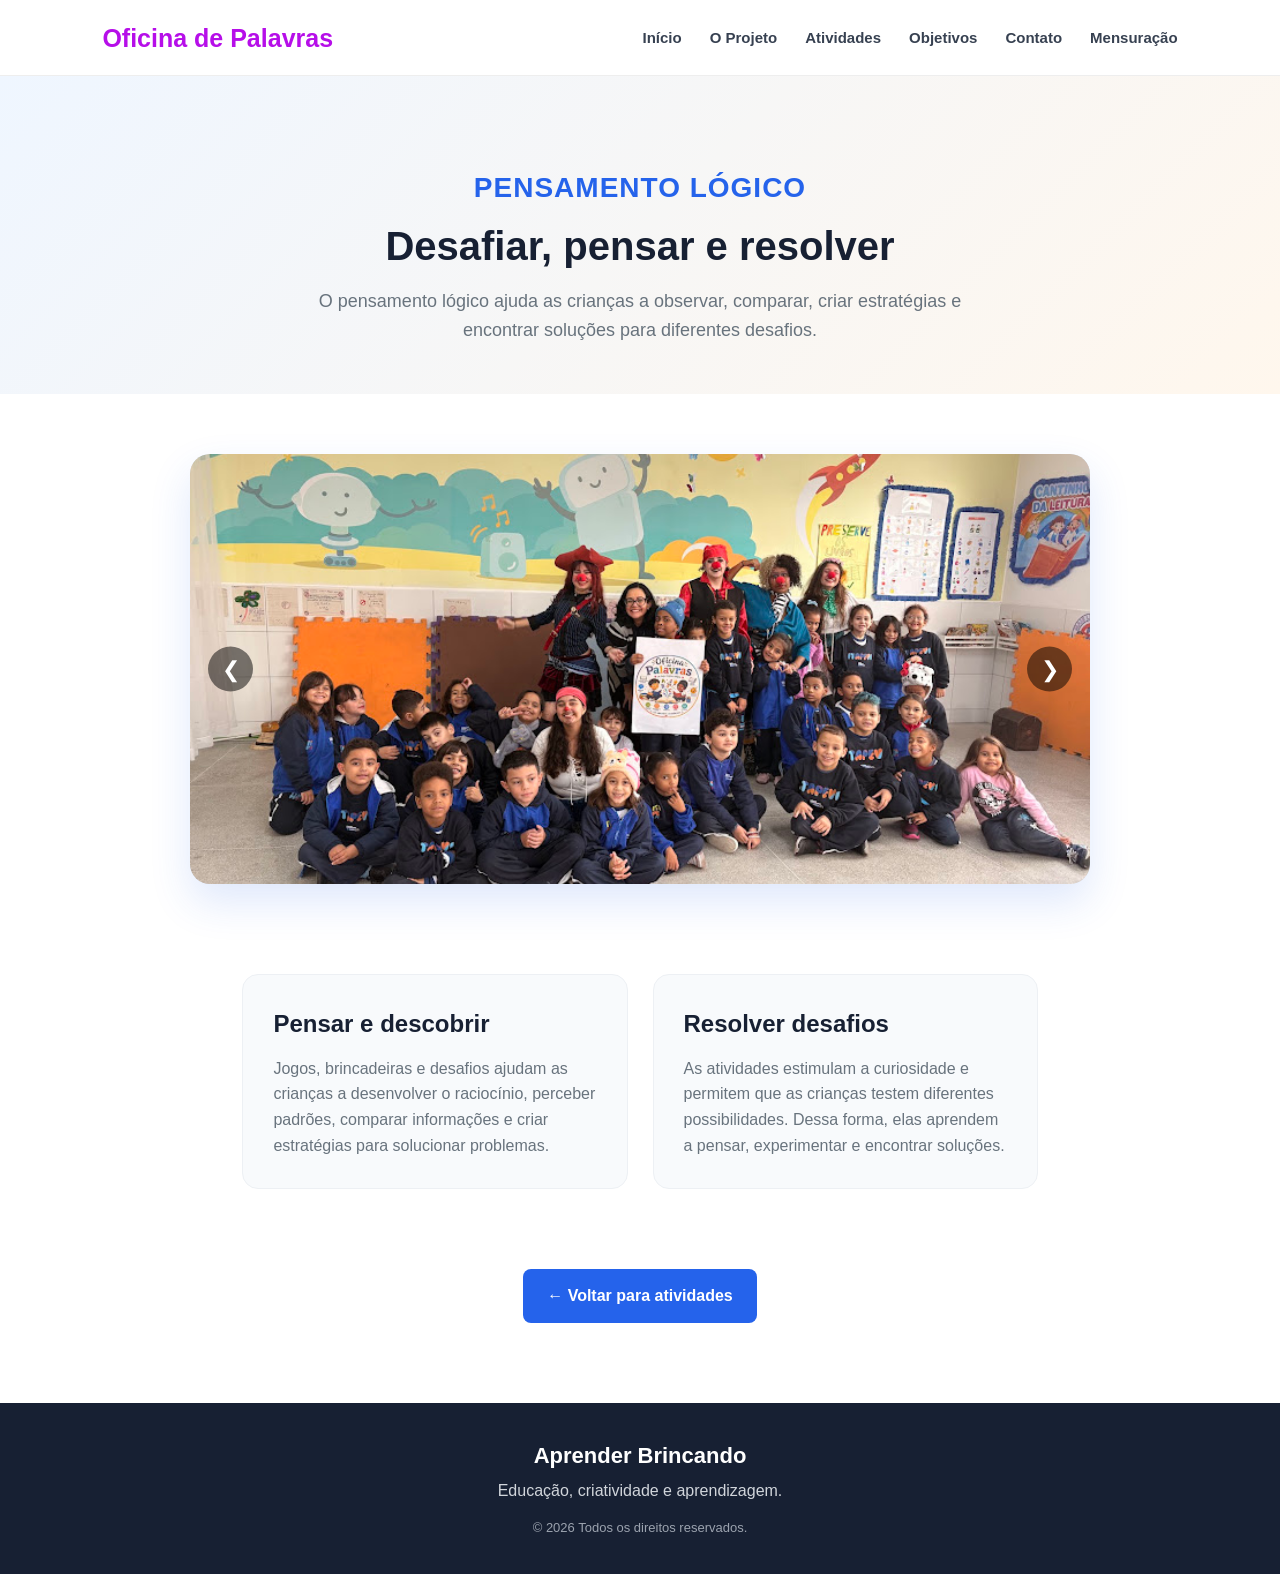
<file: New folder/pensamento-logico.html>
<!DOCTYPE html>
<html lang="pt-BR">

<head>
    <meta charset="UTF-8">
    <meta name="viewport" content="width=device-width, initial-scale=1.0">
    <title>Pensamento Lógico - Aprender Brincando</title>
    <link rel="stylesheet" href="style.css">
</head>

<body>

<header class="header">

    <div class="logo">
              Oficina de Palavras

    </div>

    <nav class="nav">
        <a href="site.html#inicio">Início</a>
        <a href="site.html#projeto">O Projeto</a>
        <a href="site.html#atividades">Atividades</a>
        <a href="site.html#objetivos">Objetivos</a>
        <a href="site.html#contato">Contato</a>
        <a href="site.html#mensuração">Mensuração</a>
    </nav>

</header>

<main>

<section class="page-intro">

    <span class="small-title">
        PENSAMENTO LÓGICO
    </span>

    <h1>
        Desafiar, pensar e resolver
    </h1>

    <p>
        O pensamento lógico ajuda as crianças a observar,
        comparar, criar estratégias e encontrar soluções
        para diferentes desafios.
    </p>

</section>

<section class="page-carousel">

    <div class="inner-carousel">

        <div class="inner-slide active">
            <img src="fotos/imagem 1.jpg" alt="Atividade de pensamento lógico">
        </div>

        <div class="inner-slide">
            <img src="fotos/imagem 4.jpg" alt="Crianças realizando desafio lógico">
        </div>

        <div class="inner-slide">
            <img src="fotos/imagem 5.jpg" alt="Atividade de raciocínio">
        </div>

        <button class="inner-button prev" onclick="mudarSlideInterno(-1)">
            &#10094;
        </button>

        <button class="inner-button next" onclick="mudarSlideInterno(1)">
            &#10095;
        </button>

    </div>

</section>

<section class="text-blocks">

    <div class="text-block">

        <h2>
            Pensar e descobrir
        </h2>

        <p>
            Jogos, brincadeiras e desafios ajudam as crianças a
            desenvolver o raciocínio, perceber padrões, comparar
            informações e criar estratégias para solucionar problemas.
        </p>

    </div>

    <div class="text-block">

        <h2>
            Resolver desafios
        </h2>

        <p>
            As atividades estimulam a curiosidade e permitem que
            as crianças testem diferentes possibilidades. Dessa forma,
            elas aprendem a pensar, experimentar e encontrar soluções.
        </p>

    </div>

</section>

<div class="page-back">

    <a href="site.html#atividades" class="btn">
        ← Voltar para atividades
    </a>

</div>

</main>

<footer class="footer">

    <div class="footer-logo">
        Aprender Brincando
    </div>

    <p>
        Educação, criatividade e aprendizagem.
    </p>

    <span>
        © 2026 Todos os direitos reservados.
    </span>

</footer>

<script src="script.js"></script>

</body>
</html>
</file>
<file: style.css>
* {
    margin: 0;
    padding: 0;
    box-sizing: border-box;
}
html {
    scroll-behavior: smooth;
}
h1 {
    font-size: 40px !important;
}
.tag {
    white-space: nowrap;
}
body {
    font-family: Arial, Helvetica, sans-serif;
    color: #263238;
    background: #ffffff;
    line-height: 1.6;
}
.header {
    width: 100%;
    min-height: 76px;
    padding: 0 8%;
    display: flex;
    align-items: center;
    justify-content: space-between;
    background: #ffffff;
    position: sticky;
    top: 0;
    z-index: 1000;
    border-bottom: 1px solid #eeeeee;
}
.logo {
    font-size: 25px;
    font-weight: 800;
    color: #b60ee9;
}
.nav {
    display: flex;
    align-items: center;
    gap: 28px;
}
.nav a {
    color: #374151;
    text-decoration: none;
    font-size: 15px;
    font-weight: 600;
    transition: 0.3s;
}
.nav a:hover {
    color: #e310f7;
}
.hero {
    min-height: 600px;
    padding: 70px 8%;
    display: flex;
    align-items: center;
    justify-content: space-between;
    gap: 100px;
    background: linear-gradient(135deg, #eff6ff, #fff7ed);
}
.hero-text {
    display: flex;
    flex-direction: column;
    align-items: flex-start;
    max-width: 600px;
}
.tag {
    white-space: nowrap;
    font-size: 14px;
    letter-spacing: 1px;
    margin-bottom: 20px;
}
.tag, .small-title {
    color: #2563eb;
    font-size: 28px;
    font-weight: 800;
    letter-spacing: 1px;
}
.section-title p {
    margin-top: 5px;
    font-size: 18px !important;
    line-height: 1.6;
}
.hero-text h1 {
    margin: 15px 0 20px;
    color: #172033;
    font-size: 50px;
    line-height: 1.12;
}
.hero-text p {
    margin-bottom: 30px;
    color: #59636e;
    font-size: 18px;
}
.hero-buttons {
    display: flex;
    align-items: center;
    gap: 15px;
}
.btn {
    display: inline-block;
    padding: 14px 24px;
    border-radius: 8px;
    background: #2563eb;
    color: #ffffff;
    text-decoration: none;
    font-weight: 700;
    transition: 0.3s;
}
.btn:hover {
    background: #1d4ed8;
    transform: translateY(-2px);
}
.btn-outline {
    background: transparent;
    color: #2563eb;
    border: 2px solid #2563eb;
}
.btn-outline:hover {
    background: #2563eb;
    color: #ffffff;
}
.carousel {
    position: relative;
    width: 52%;
    max-width: 600px;
    height: 370px;
    overflow: hidden;
    border-radius: 20px;
    background: #dbeafe;
    box-shadow: 0 18px 40px rgba(37, 99, 235, 0.18);
}
.slide {
    position: absolute;
    inset: 0;
    width: 100%;
    height: 100%;
    opacity: 0;
    visibility: hidden;
    pointer-events: none;
    transition: opacity 0.5s ease;
}
.slide.active {
    opacity: 1;
    visibility: visible;
    pointer-events: auto;
    z-index: 2;
}
.slide img {
    width: 100%;
    height: 100%;
    display: block;
    object-fit: cover;
}
.carousel-button, .inner-button {
    position: absolute;
    top: 50%;
    z-index: 10;
    display: flex;
    align-items: center;
    justify-content: center;
    width: 45px;
    height: 45px;
    padding: 0;
    border: none;
    border-radius: 50%;
    transform: translateY(-50%);
    background: rgba(0, 0, 0, 0.5);
    color: #ffffff;
    font-size: 22px;
    line-height: 1;
    cursor: pointer;
    transition: 0.3s;
}
.carousel-button:hover, .inner-button:hover {
    background: rgba(0, 0, 0, 0.8);
    transform: translateY(-50%) scale(1.08);
}
.carousel-button.prev, .inner-button.prev {
    left: 18px;
}
.carousel-button.next, .inner-button.next {
    right: 18px;
}
.indicators {
    position: absolute;
    left: 50%;
    bottom: 18px;
    display: flex;
    gap: 8px;
    transform: translateX(-50%);
    z-index: 10;
}
.indicator {
    width: 10px;
    height: 10px;
    border-radius: 50%;
    background: rgba(255, 255, 255, 0.6);
    cursor: pointer;
    transition: 0.3s;
}
.indicator.active {
    width: 28px;
    border-radius: 10px;
    background: #ffffff;
}
.section {
    padding: 90px 8%;
}
.section-title {
    max-width: 750px;
    margin: 0 auto 50px;
    text-align: center;
}
.section-title h2 {
    margin: 10px 0 15px;
    color: #172033;
    font-size: 38px;
}
.section-title p {
    color: #68737d;
}
.project {
    background: #ffffff;
}
.project-content {
    max-width: 1100px;
    margin: auto;
    display: grid;
    grid-template-columns: repeat(3, 1fr);
    gap: 25px;
}
.info-box {
    padding: 35px 28px;
    text-align: center;
    border-radius: 16px;
    background: #f8fafc;
    border: 1px solid #edf0f4;
    transition: 0.3s;
}
.info-box:hover {
    transform: translateY(-6px);
    box-shadow: 0 12px 30px rgba(0, 0, 0, 0.08);
}
.icon {
    width: 65px;
    height: 65px;
    margin: 0 auto 20px;
    display: flex;
    align-items: center;
    justify-content: center;
    border-radius: 50%;
    background: #dbeafe;
    font-size: 30px;
}
.info-box h3 {
    margin-bottom: 10px;
    color: #172033;
}
.info-box p {
    color: #68737d;
}
.activities {
    background: #f8fafc;
}
.cards {
    max-width: 1300px;
    margin: auto;
    display: grid;
    grid-template-columns: repeat(5, 1fr);
    gap: 20px;
}
.cards {
    max-width: 1300px;
    margin: auto;
    display: grid;
    grid-template-columns: repeat(auto-fit, minmax(200px, 1fr));
    gap: 20px;
}
.card {
    display: flex;
    flex-direction: column;
    align-items: center;
    justify-content: center;
    min-height: 330px;
    padding: 24px 16px;
    border-radius: 18px;
    background: #ffffff;
    text-align: center;
    text-decoration: none;
    color: inherit;
    border: 1px solid #eeeeee;
    transition: 0.3s ease;
    cursor: pointer;
    box-sizing: border-box;
}
.card-icon {
    width: 75px;
    height: 75px;
    margin-bottom: 20px;
    display: flex;
    align-items: center;
    justify-content: center;
    border-radius: 50%;
    font-size: 40px;
}
.card h3 {
    margin-bottom: 12px;
    color: #172033;
    font-size: 21px;
}
.card p {
    color: #68737d;
    font-size: 15px;
}
.card-link {
    margin-top: auto;
    padding-top: 20px;
    color: #2563eb;
    font-size: 14px;
    font-weight: 700;
}
.blue {
    border-top: 5px solid #3b82f6;
}
.blue .card-icon {
    background: #dbeafe;
}
.yellow {
    border-top: 5px solid #f59e0b;
}
.yellow .card-icon {
    background: #fef3c7;
}
.pink {
    border-top: 5px solid #ec4899;
}
.pink .card-icon {
    background: #fce7f3;
}
.green {
    border-top: 5px solid #10b981;
}
.green .card-icon {
    background: #d1fae5;
}
.objectives {
    background: #ffffff;
}
.objective-content {
    max-width: 1000px;
    margin: auto;
    display: grid;
    grid-template-columns: 1fr 1fr;
    gap: 60px;
    align-items: center;
}
.objective-text p {
    margin-bottom: 20px;
    color: #59636e;
    font-size: 17px;
}
.objective-list {
    display: flex;
    flex-direction: column;
    gap: 15px;
}
.objective-list div {
    padding: 16px 20px;
    border-radius: 10px;
    background: #eff6ff;
    color: #374151;
    font-weight: 600;
}
.objective-list span {
    margin-right: 10px;
    color: #10b981;
    font-weight: 900;
}
.highlight {
    padding: 90px 8%;
    text-align: center;
    color: #ffffff;
    background: linear-gradient(135deg, #2563eb, #7c3aed);
}
.highlight div {
    max-width: 800px;
    margin: auto;
}
.highlight span {
    font-size: 13px;
    font-weight: 800;
    letter-spacing: 2px;
}
.highlight h2 {
    margin: 15px 0;
    font-size: 38px;
    line-height: 1.2;
}
.highlight p {
    font-size: 18px;
    opacity: 0.9;
}
.contact {
    background: #f8fafc;
}
form {
    width: 100%;
    max-width: 600px;
    margin: auto;
    display: flex;
    flex-direction: column;
    gap: 15px;
}
input, textarea {
    width: 100%;
    padding: 15px;
    border: 1px solid #d7dce2;
    border-radius: 9px;
    background: #ffffff;
    outline: none;
    font-family: inherit;
    font-size: 16px;
}
input:focus, textarea:focus {
    border-color: #2563eb;
}
textarea {
    resize: vertical;
}
form button {
    padding: 15px;
    border: none;
    border-radius: 9px;
    background: #2563eb;
    color: #ffffff;
    font-size: 16px;
    font-weight: 700;
    cursor: pointer;
}
form button:hover {
    background: #1d4ed8;
}
.page-intro {
    padding: 90px 8% 50px;
    text-align: center;
    background: linear-gradient(135deg, #eff6ff, #fff7ed);
}
.page-intro h1 {
    max-width: 850px;
    margin: 12px auto 18px;
    color: #172033;
    font-size: 46px;
    line-height: 1.15;
}
.page-intro p {
    max-width: 700px;
    margin: auto;
    color: #68737d;
    font-size: 18px;
}
.page-carousel {
    width: 100%;
    padding: 60px 8%;
    background: #ffffff;
}
.inner-carousel {
    position: relative;
    width: 100%;
    max-width: 900px;
    height: 430px;
    margin: 0 auto;
    overflow: hidden;
    border-radius: 20px;
    background: #dbeafe;
    box-shadow: 0 18px 40px rgba(37, 99, 235, 0.15);
}
.inner-slide {
    position: absolute;
    inset: 0;
    width: 100%;
    height: 100%;
    opacity: 0;
    visibility: hidden;
    pointer-events: none;
    transition: opacity 0.5s ease;
}
.inner-slide.active {
    opacity: 1;
    visibility: visible;
    pointer-events: auto;
    z-index: 2;
}
.inner-slide img {
    display: block;
    width: 100%;
    height: 100%;
    object-fit: cover;
}
.text-blocks {
    max-width: 1000px;
    margin: auto;
    padding: 30px 8% 80px;
    display: grid;
    grid-template-columns: 1fr 1fr;
    gap: 25px;
}
.text-block {
    padding: 30px;
    border-radius: 16px;
    background: #f8fafc;
    border: 1px solid #edf0f4;
}
.text-block h2 {
    margin-bottom: 12px;
    color: #172033;
    font-size: 24px;
}
.text-block p {
    color: #68737d;
    font-size: 16px;
}
.page-back {
    padding: 0 8% 80px;
    text-align: center;
}
.footer {
    padding: 35px 8%;
    text-align: center;
    background: #172033;
    color: #ffffff;
}
.footer-logo {
    margin-bottom: 5px;
    font-size: 22px;
    font-weight: 800;
}
.footer p {
    margin-bottom: 10px;
    color: #d1d5db;
}
.footer span {
    color: #9ca3af;
    font-size: 13px;
}
@media (max-width: 1000px) {
    .hero {
        flex-direction: column;
        text-align: center;
    }
    .hero-text {
        width: 100%;
        max-width: 700px;
    }
    .hero-buttons {
        justify-content: center;
    }
    .carousel {
        width: 100%;
        max-width: 650px;
    }
    .cards {
        grid-template-columns: repeat(2, 1fr);
    }
    .project-content {
        grid-template-columns: 1fr;
        max-width: 600px;
    }
    .objective-content {
        grid-template-columns: 1fr;
    }
    .inner-carousel {
        height: 380px;
    }
}
@media (max-width: 650px) {
    .header {
        padding: 20px 5%;
        flex-direction: column;
        gap: 15px;
    }
    .nav {
        gap: 15px;
        flex-wrap: wrap;
        justify-content: center;
    }
    .hero {
        padding: 50px 5%;
    }
    .hero-text h1 {
        font-size: 36px;
    }
    .hero-buttons {
        flex-direction: column;
    }
    .btn {
        width: 100%;
        max-width: 280px;
    }
    .carousel {
        height: 260px;
    }
    .section {
        padding: 65px 5%;
    }
    .section-title h2 {
        font-size: 30px;
    }
    .cards {
        grid-template-columns: 1fr;
    }
    .card {
        min-height: 300px;
    }
    .highlight h2 {
        font-size: 30px;
    }
    .page-intro {
        padding: 65px 5% 40px;
    }
    .page-intro h1 {
        font-size: 34px;
    }
    .page-intro p {
        font-size: 16px;
    }
    .page-carousel {
        padding: 40px 5%;
    }
    .inner-carousel {
        height: 260px;
    }
    .text-blocks {
        grid-template-columns: 1fr;
        padding: 20px 5% 60px;
    }
    .page-back {
        padding: 0 5% 60px;
    }
}
html {
    width: 100%;
    overflow-x: hidden;
}
body {
    width: 100%;
    min-width: 0;
    overflow-wrap: break-word;
}
img, canvas, video, iframe {
    max-width: 100%;
}
button, input, textarea, select {
    max-width: 100%;
}
.header {
    gap: 18px;
    flex-wrap: wrap;
}
.logo {
    flex-shrink: 0;
}
.nav {
    flex-wrap: wrap;
    justify-content: flex-end;
    row-gap: 10px;
}
.hero {
    min-width: 0;
}
.hero-text, .carousel, .project-content, .cards, .objective-content, .text-blocks, .section-title, .text-block, .info-box, .card {
    min-width: 0;
}
.tag {
    white-space: normal;
}
.evaluation {
    width: min(1100px, 100%);
    margin: 0 auto;
    padding: 48px clamp(16px, 5vw, 64px) 60px;
}
.tabs {
    display: flex;
    flex-wrap: wrap;
    justify-content: center;
    gap: 10px;
    margin: 0 auto 28px;
}
.tab {
    border: 1px solid #dbe3ee;
    border-radius: 999px;
    padding: 11px 18px;
    background: #f8fafc;
    color: #374151;
    font: inherit;
    font-weight: 700;
    cursor: pointer;
    transition: background .2s ease, color .2s ease;
}
.tab:hover, .tab.active {
    background: #2563eb;
    color: #fff;
    border-color: #2563eb;
}
.tab:focus-visible {
    outline: 3px solid #93c5fd;
    outline-offset: 3px;
}
.tab-content {
    display: none;
    width: 100%;
    padding: clamp(18px, 3vw, 32px);
    border: 1px solid #e8edf4;
    border-radius: 18px;
    background: #fff;
    box-shadow: 0 10px 30px rgba(23, 32, 51, .06);
}
.tab-content.active {
    display: block;
}
.tab-content h2 {
    margin: 0 0 10px;
    color: #172033;
    font-size: clamp(22px, 3vw, 30px);
    line-height: 1.25;
}
.tab-content p {
    margin: 0 0 22px;
    color: #68737d;
}
.chart-container {
    position: relative;
    width: 100%;
    height: clamp(260px, 42vw, 390px);
    max-height: 390px;
}
.chart-container canvas {
    display: block;
    width: 100% !important;
    height: 100% !important;
}
@media (max-width: 1000px) {
    .header {
        justify-content: center;
        padding: 16px 5%;
    }
    .nav {
        justify-content: center;
    }
    .hero {
        gap: 35px;
    }
    .objective-content {
        gap: 30px;
    }
    .evaluation {
        padding-top: 35px;
    }
}
@media (max-width: 650px) {
    h1 {
        font-size: clamp(28px, 8vw, 36px) !important;
    }
    .header {
        position: relative;
        padding: 16px 4%;
    }
    .logo {
        text-align: center;
        font-size: 22px;
    }
    .nav {
        width: 100%;
        gap: 8px 14px;
    }
    .nav a {
        font-size: 14px;
    }
    .hero {
        min-height: auto;
        padding: 42px 5%;
    }
    .hero-text h1 {
        font-size: clamp(30px, 8vw, 38px) !important;
    }
    .hero-buttons {
        flex-wrap: wrap;
    }
    .hero-buttons .btn {
        width: 100%;
        max-width: 320px;
    }
    .section {
        padding: 48px 5%;
    }
    .section-title {
        margin-bottom: 30px;
    }
    .section-title h2, .highlight h2 {
        font-size: clamp(25px, 7vw, 32px);
    }
    .project-content, .cards, .objective-content, .text-blocks {
        grid-template-columns: minmax(0, 1fr);
    }
    .info-box, .card, .text-block {
        padding: 24px 18px;
    }
    .page-intro {
        padding: 48px 5% 35px;
    }
    .page-intro h1 {
        font-size: clamp(28px, 8vw, 36px) !important;
    }
    .page-carousel {
        padding: 30px 5%;
    }
    .inner-carousel, .carousel {
        height: clamp(210px, 62vw, 300px);
    }
    .text-blocks {
        padding: 20px 5% 45px;
    }
    .page-back {
        padding: 0 5% 45px;
    }
    .footer {
        padding: 28px 5%;
    }
    .evaluation {
        padding: 28px 5% 42px;
    }
    .tabs {
        display: grid;
        grid-template-columns: repeat(2, minmax(0, 1fr));
        gap: 8px;
    }
    .tab {
        width: 100%;
        padding: 10px 7px;
        border-radius: 12px;
        font-size: 14px;
    }
    .tab-content {
        padding: 18px 14px;
    }
    .chart-container {
        height: 300px;
    }
}
@media (max-width: 360px) {
    .tabs {
        grid-template-columns: 1fr;
    }
    .nav {
        gap: 8px 10px;
    }
    .nav a {
        font-size: 13px;
    }
    .chart-container {
        height: 270px;
    }
}
@media (max-width: 650px) {
    body {
        font-size: 15px;
        line-height: 1.55;
    }
    h1 {
        font-size: 30px !important;
        line-height: 1.12;
    }
    .header {
        gap: 10px;
        padding: 12px 4%;
    }
    .logo {
        font-size: 20px;
        line-height: 1.2;
    }
    .nav {
        display: grid;
        grid-template-columns: repeat(2, minmax(0, 1fr));
        gap: 7px;
        width: 100%;
    }
    .nav a {
        display: block;
        padding: 7px 5px;
        border-radius: 7px;
        background: #f8fafc;
        text-align: center;
        font-size: 13px;
        line-height: 1.25;
    }
    .hero {
        padding: 30px 5%;
        gap: 24px;
    }
    .hero-text {
        width: 100%;
    }
    .tag, .small-title {
        font-size: 13px;
        letter-spacing: .7px;
    }
    .hero-text h1 {
        margin: 10px 0 14px;
        font-size: clamp(27px, 7.4vw, 32px) !important;
    }
    .hero-text p, .page-intro p {
        font-size: 15px;
    }
    .hero-text p {
        margin-bottom: 18px;
    }
    .hero-buttons {
        gap: 9px;
    }
    .hero-buttons .btn {
        max-width: none;
        width: 100%;
        padding: 11px 14px;
        font-size: 14px;
    }
    .carousel {
        height: clamp(180px, 54vw, 235px);
        border-radius: 13px;
    }
    .carousel-button, .inner-button {
        width: 34px;
        height: 34px;
        font-size: 17px;
    }
    .carousel-button.prev, .inner-button.prev {
        left: 9px;
    }
    .carousel-button.next, .inner-button.next {
        right: 9px;
    }
    .indicators {
        bottom: 10px;
        gap: 6px;
    }
    .indicator {
        width: 7px;
        height: 7px;
    }
    .indicator.active {
        width: 19px;
    }
    .section {
        padding: 36px 5%;
    }
    .section-title {
        margin-bottom: 24px;
    }
    .section-title h2, .highlight h2 {
        font-size: clamp(23px, 6.5vw, 28px);
        line-height: 1.2;
    }
    .section-title p {
        font-size: 15px !important;
    }
    .project-content {
        gap: 12px;
    }
    .info-box {
        padding: 20px 16px;
        border-radius: 12px;
    }
    .icon {
        width: 48px;
        height: 48px;
        margin-bottom: 12px;
        font-size: 24px;
    }
    .info-box h3 {
        font-size: 17px;
    }
    .info-box p {
        font-size: 14px;
    }
    .cards {
        gap: 12px;
    }
    .card {
        min-height: 0;
        padding: 20px 16px;
        border-radius: 13px;
    }
    .card-icon {
        width: 54px;
        height: 54px;
        margin-bottom: 12px;
        font-size: 29px;
    }
    .card h3 {
        margin-bottom: 7px;
        font-size: 18px;
    }
    .card p {
        font-size: 14px;
    }
    .card-link {
        padding-top: 12px;
    }
    .objective-content {
        gap: 18px;
    }
    .objective-text p {
        margin-bottom: 14px;
        font-size: 15px;
    }
    .objective-list {
        gap: 9px;
    }
    .objective-list div {
        padding: 12px 14px;
        font-size: 14px;
    }
    .highlight {
        padding: 38px 5%;
    }
    .highlight span {
        font-size: 11px;
        letter-spacing: 1px;
    }
    .highlight p {
        font-size: 15px;
    }
    .page-intro {
        padding: 34px 5% 27px;
    }
    .page-intro h1 {
        margin: 8px auto 12px;
        font-size: clamp(26px, 7.2vw, 31px) !important;
    }
    .page-carousel {
        padding: 24px 5%;
    }
    .inner-carousel {
        height: clamp(190px, 58vw, 245px);
        border-radius: 13px;
    }
    .text-blocks {
        padding: 16px 5% 32px;
        gap: 12px;
    }
    .text-block {
        padding: 19px 16px;
        border-radius: 12px;
    }
    .text-block h2 {
        font-size: 19px;
    }
    .text-block p {
        font-size: 14px;
    }
    .page-back {
        padding: 0 5% 32px;
    }
    .footer {
        padding: 23px 5%;
        font-size: 13px;
    }
    .footer-logo {
        font-size: 19px;
    }
    .footer span {
        font-size: 12px;
    }
    form {
        gap: 11px;
    }
    input, textarea {
        padding: 12px;
        font-size: 16px;
    }
    form button {
        padding: 12px;
        font-size: 15px;
    }
    .evaluation {
        padding: 22px 4% 32px;
    }
    .tabs {
        gap: 7px;
        margin-bottom: 18px;
    }
    .tab {
        padding: 9px 6px;
        font-size: 13px;
    }
    .tab-content {
        padding: 16px 12px;
        border-radius: 13px;
    }
    .tab-content h2 {
        font-size: 21px;
    }
    .tab-content p {
        margin-bottom: 15px;
        font-size: 14px;
    }
    .chart-container {
        height: 240px;
    }
}
@media (max-width: 380px) {
    .nav {
        grid-template-columns: repeat(2, minmax(0, 1fr));
    }
    .nav a {
        font-size: 12px;
    }
    .hero-text h1 {
        font-size: 27px !important;
    }
    .carousel {
        height: 180px;
    }
    .inner-carousel {
        height: 190px;
    }
    .chart-container {
        height: 220px;
    }
}
.header {
    min-height: 0;
    padding: 14px clamp(18px, 4vw, 64px);
    gap: 18px;
    background: rgba(255, 255, 255, .96);
    box-shadow: 0 4px 18px rgba(23, 32, 51, .045);
}
.logo {
    display: inline-flex;
    align-items: center;
    gap: 9px;
    color: #7c3aed;
    font-size: clamp(20px, 2vw, 25px);
    font-weight: 800;
    letter-spacing: -.7px;
    line-height: 1.15;
}
.logo::before {
    content: "✦";
    display: inline-flex;
    align-items: center;
    justify-content: center;
    width: 32px;
    height: 32px;
    flex: 0 0 32px;
    border-radius: 11px;
    color: #fff;
    font-size: 18px;
    background: linear-gradient(135deg, #8b5cf6, #ec4899);
    box-shadow: 0 4px 10px rgba(139, 92, 246, .2);
}
.nav {
    gap: 7px;
}
.nav a {
    padding: 8px 11px;
    border-radius: 9px;
    font-size: 14px;
    white-space: nowrap;
    transition: color .2s ease, background .2s ease;
}
.nav a:hover {
    background: #f3e8ff;
    color: #7c3aed;
}
.hero {
    min-height: 0;
    padding-top: clamp(42px, 6vw, 76px);
    padding-bottom: clamp(42px, 6vw, 76px);
}
.hero-text h1 {
    letter-spacing: -.8px;
}
@media (max-width: 650px) {
    .header {
        position: relative;
        display: flex;
        flex-direction: column;
        align-items: stretch;
        gap: 11px;
        padding: 12px 14px 13px;
        border-bottom: 1px solid #f0eafa;
    }
    .logo {
        align-self: center;
        justify-content: center;
        gap: 8px;
        font-size: 21px;
        letter-spacing: -.5px;
    }
    .logo::before {
        width: 29px;
        height: 29px;
        flex-basis: 29px;
        border-radius: 9px;
        font-size: 16px;
    }
    .nav {
        display: grid;
        grid-template-columns: repeat(3, minmax(0, 1fr));
        gap: 6px;
        width: 100%;
        margin: 0 auto;
    }
    .nav a {
        display: flex;
        align-items: center;
        justify-content: center;
        min-height: 34px;
        padding: 7px 3px;
        border: 1px solid #eee7f8;
        border-radius: 8px;
        background: #fff;
        color: #4b5563;
        font-size: 12px;
        font-weight: 700;
        line-height: 1.15;
        white-space: normal;
    }
    .nav a:hover, .nav a:focus-visible {
        background: #f5efff;
        border-color: #ddd0fb;
        color: #7c3aed;
    }
    .hero {
        padding: 27px 5% 30px;
        gap: 20px;
        background: linear-gradient(160deg, #f5f3ff 0%, #fff7ed 100%);
    }
    .hero-text {
        max-width: 520px;
        margin: 0 auto;
    }
    .tag {
        display: inline-block;
        padding: 6px 10px;
        border: 1px solid #dbeafe;
        border-radius: 999px;
        background: rgba(255,255,255,.78);
        color: #4f46e5;
        font-size: 10px;
        font-weight: 800;
        letter-spacing: .65px;
    }
    .hero-text h1 {
        max-width: 440px;
        margin: 12px auto 11px;
        color: #172033;
        font-size: clamp(26px, 7vw, 31px) !important;
        line-height: 1.12;
        letter-spacing: -.7px;
        text-wrap: balance;
    }
    .hero-text p {
        max-width: 500px;
        margin: 0 auto 16px;
        color: #59636e;
        font-size: 14px;
        line-height: 1.55;
    }
    .hero-buttons {
        display: grid;
        grid-template-columns: 1fr 1fr;
        gap: 9px;
        max-width: 460px;
        margin: 0 auto;
    }
    .hero-buttons .btn {
        display: flex;
        align-items: center;
        justify-content: center;
        width: 100%;
        min-height: 42px;
        padding: 10px 9px;
        border-radius: 10px;
        font-size: 13px;
        line-height: 1.2;
        text-align: center;
    }
    .hero-buttons .btn-outline {
        background: rgba(255,255,255,.65);
    }
    .carousel {
        width: 100%;
        height: clamp(175px, 53vw, 225px);
        border-radius: 14px;
        box-shadow: 0 10px 24px rgba(37, 99, 235, .12);
    }
}
@media (max-width: 380px) {
    .logo {
        font-size: 19px;
    }
    .nav a {
        font-size: 11px;
    }
    .hero {
        padding-top: 23px;
    }
    .hero-buttons {
        grid-template-columns: 1fr;
        max-width: 280px;
    }
    .hero-buttons .btn {
        min-height: 39px;
    }
}
.header {
    justify-content: flex-end;
}
.header .logo, .footer-logo {
    display: none !important;
}
.family-gallery {
    padding: 55px 8% 75px;
    background: #f8fafc;
}
.family-gallery .section-title {
    margin-bottom: 30px;
}
.family-gallery .section-title h2 {
    margin-top: 10px;
}
.family-carousel {
    background: #f1f5f9;
}
.family-photo-placeholder {
    width: 100%;
    height: 100%;
    display: flex;
    flex-direction: column;
    align-items: center;
    justify-content: center;
    gap: 10px;
    padding: 24px;
    color: #64748b;
    text-align: center;
    background: linear-gradient(135deg, #eef2ff, #fff7ed);
    border: 2px dashed #c4b5fd;
}
.family-photo-placeholder span {
    font-size: 42px;
}
.family-photo-placeholder strong {
    color: #334155;
    font-size: 20px;
}
.family-photo-placeholder small {
    font-size: 14px;
}
.coparticipation-blocks {
    padding-top: 55px;
}
.coparticipation-blocks .text-block p + p {
    margin-top: 14px;
}
.family-message {
    max-width: 1000px;
    margin: 0 auto;
    padding: 55px 8% 75px;
    text-align: center;
}
.family-message h2 {
    color: #172033;
    font-size: 30px;
    margin-bottom: 12px;
}
.family-message p {
    color: #68737d;
    font-size: 17px;
}
@media (max-width: 650px) {
    .header {
        align-items: stretch;
    }
    .family-gallery {
        padding: 35px 5% 45px;
    }
    .family-carousel {
        height: 230px;
    }
    .coparticipation-blocks {
        grid-template-columns: 1fr;
        padding: 30px 5% 45px;
    }
    .family-message {
        padding: 35px 6% 50px;
    }
    .family-message h2 {
        font-size: 24px;
    }
    .family-message p {
        font-size: 15px;
    }
}
/* ===== PÁGINAS TEMÁTICAS: HIERARQUIA VISUAL E LEITURA ===== */
.topic-page {
    overflow: hidden;
    background: #fff;
}
.topic-hero {
    position: relative;
    display: grid;
    grid-template-columns: minmax(0,1.5fr) minmax(240px,.7fr);
    align-items: center;
    gap: clamp(28px,5vw,72px);
    padding: clamp(48px,7vw,92px) max(7%, calc((100% - 1160px)/2));
    background: radial-gradient(circle at 85% 15%,rgba(251,191,36,.20),transparent 28%),linear-gradient(120deg,#f4f0ff 0%,#f7faff 55%,#fff7ed 100%);
}
.hero-copy {
    max-width: 760px;
}
.eyebrow {
    display: inline-block;
    color: #7251b5;
    font-size: 11px;
    font-weight: 850;
    letter-spacing: 1.8px;
    line-height: 1.5;
}
.hero-copy h1 {
    max-width: 780px;
    margin: 15px 0 18px;
    color: #1d2440;
    font-size: clamp(34px,5.1vw,62px);
    line-height: 1.06;
    letter-spacing: -1.8px;
    text-wrap: balance;
}
.hero-copy > p {
    max-width: 700px;
    color: #5d6476;
    font-size: clamp(16px,1.45vw,19px);
    line-height: 1.85;
}
.hero-cta {
    display: inline-flex;
    align-items: center;
    gap: 15px;
    margin-top: 25px;
    padding: 13px 19px;
    border-radius: 999px;
    color: white;
    background: #7654bb;
    font-size: 14px;
    font-weight: 750;
    text-decoration: none;
    box-shadow: 0 8px 20px rgba(118,84,187,.2);
    transition: transform .2s,background .2s;
}
.hero-cta:hover {
    transform: translateY(-2px);
    background: #6241a6;
}
.hero-aside {
    min-height: 255px;
    display: flex;
    flex-direction: column;
    justify-content: center;
    align-items: flex-start;
    padding: 32px;
    border: 1px solid rgba(255,255,255,.85);
    border-radius: 26px;
    background: rgba(255,255,255,.72);
    box-shadow: 0 18px 50px rgba(55,49,93,.08);
}
.hero-aside-mark {
    color: #7654bb;
    font-size: clamp(32px,4vw,48px);
    font-weight: 900;
    letter-spacing: -2px;
}
.hero-aside p {
    margin: 12px 0 20px;
    color: #41485b;
    font-size: 18px;
    line-height: 1.5;
    font-weight: 650;
}
.hero-aside > span {
    color: #9992aa;
    font-size: 10px;
    font-weight: 850;
    letter-spacing: 1.5px;
}
.topic-overview {
    display: grid;
    grid-template-columns: 1fr 1.15fr;
    gap: 50px;
    align-items: center;
    max-width: 1160px;
    margin: 0 auto;
    padding: 68px 28px;
    border-bottom: 1px solid #eeeaf5;
}
.topic-overview h2 {
    max-width: 480px;
    margin-top: 10px;
    color: #20263b;
    font-size: clamp(25px,3vw,36px);
    line-height: 1.2;
    letter-spacing: -.8px;
}
.topic-overview > p {
    color: #697083;
    font-size: 16px;
    line-height: 1.9;
}
.features-section,.detail-section {
    max-width: 1220px;
    margin: 0 auto;
    padding: 76px 30px 30px;
}
.section-heading {
    max-width: 740px;
    margin: 0 auto 35px;
    text-align: center;
}
.section-heading h2,.gallery-heading h2 {
    margin: 9px 0 12px;
    color: #20263b;
    font-size: clamp(27px,3.4vw,39px);
    line-height: 1.16;
    letter-spacing: -.9px;
}
.section-heading > p,.gallery-heading > p {
    color: #72798a;
    font-size: 15px;
    line-height: 1.8;
}
.feature-grid {
    display: grid;
    grid-template-columns: repeat(4,minmax(0,1fr));
    gap: 17px;
}
.feature-card {
    position: relative;
    min-height: 275px;
    padding: 25px 22px 26px;
    overflow: hidden;
    border: 1px solid #eeeaf5;
    border-radius: 19px;
    background: linear-gradient(160deg,#fff 0%,#fbfaff 100%);
    box-shadow: 0 8px 26px rgba(40,35,72,.045);
    transition: transform .2s,box-shadow .2s;
}
.feature-card:hover {
    transform: translateY(-4px);
    box-shadow: 0 14px 32px rgba(40,35,72,.09);
}
.feature-number {
    position: absolute;
    top: 17px;
    right: 19px;
    color: #d6cce9;
    font-size: 12px;
    font-weight: 900;
    letter-spacing: 1px;
}
.feature-icon {
    width: 50px;
    height: 50px;
    display: grid;
    place-items: center;
    margin-bottom: 21px;
    border-radius: 15px;
    background: #f0eaff;
    font-size: 25px;
}
.feature-card h3 {
    margin-bottom: 10px;
    color: #292d42;
    font-size: 17px;
    line-height: 1.3;
}
.feature-card p,.detail-card p {
    color: #707789;
    font-size: 14px;
    line-height: 1.8;
}
.detail-section {
    padding-top: 68px;
    padding-bottom: 72px;
}
.detail-grid {
    display: grid;
    grid-template-columns: repeat(3,minmax(0,1fr));
    gap: 17px;
}
.detail-card {
    padding: 25px 25px 26px;
    border-radius: 16px;
    border-left: 3px solid #b8a4e4;
    background: #f8f7fc;
}
.detail-card h3 {
    margin-bottom: 10px;
    color: #2c3045;
    font-size: 17px;
    line-height: 1.35;
}
.gallery-section {
    padding: 70px 24px 62px;
    background: #f8f7fc;
}
.gallery-heading {
    max-width: 740px;
    margin: 0 auto 30px;
    text-align: center;
}
.inner-carousel {
    position: relative;
    width: min(100%,980px);
    height: clamp(300px,48vw,520px);
    margin: 0 auto;
    overflow: hidden;
    border-radius: 22px;
    background: #e9e5f1;
    box-shadow: 0 18px 45px rgba(36,30,61,.12);
}
.inner-slide {
    position: absolute;
    inset: 0;
    opacity: 0;
    visibility: hidden;
    transition: opacity .45s ease;
}
.inner-slide.active {
    opacity: 1;
    visibility: visible;
}
.inner-slide img {
    width: 100%;
    height: 100%;
    display: block;
    object-fit: cover;
}
.inner-button {
    position: absolute;
    z-index: 2;
    top: 50%;
    width: 44px;
    height: 44px;
    border: 0;
    border-radius: 50%;
    transform: translateY(-50%);
    color: #39334a;
    background: rgba(255,255,255,.9);
    box-shadow: 0 4px 15px rgba(0,0,0,.12);
    cursor: pointer;
    font-size: 19px;
}
.inner-button.prev {
    left: 17px;
}
.inner-button.next {
    right: 17px;
}
.gallery-dots {
    display: flex;
    justify-content: center;
    gap: 9px;
    margin-top: 18px;
}
.gallery-dot {
    width: 8px;
    height: 8px;
    padding: 0;
    border: 0;
    border-radius: 20px;
    background: #d1c9df;
    cursor: pointer;
}
.gallery-dot.active {
    width: 24px;
    background: #7654bb;
}
.closing-panel {
    max-width: 1050px;
    margin: 72px auto;
    padding: 55px 7%;
    border-radius: 24px;
    text-align: center;
    background: linear-gradient(120deg,#f2edff,#f2f7ff 65%,#fff5e9);
}
.closing-panel h2 {
    margin: 10px 0 13px;
    color: #242a40;
    font-size: clamp(26px,3.4vw,38px);
}
.closing-panel p {
    max-width: 760px;
    margin: 0 auto;
    color: #697083;
    font-size: 15px;
    line-height: 1.9;
}
.back-link {
    display: inline-block;
    margin-top: 24px;
    color: #6848a8;
    font-size: 14px;
    font-weight: 800;
    text-decoration: none;
}
.family-gallery {
    max-width: 1160px;
    margin: 0 auto;
    padding: 72px 30px 20px;
    background: white;
}
.family-photo-grid {
    display: grid;
    grid-template-columns: repeat(3,minmax(0,1fr));
    gap: 18px;
}
.family-photo-placeholder {
    min-height: 230px;
    display: flex;
    flex-direction: column;
    align-items: center;
    justify-content: center;
    gap: 10px;
    padding: 24px;
    border: 2px dashed #c9bce5;
    border-radius: 18px;
    color: #756b8c;
    text-align: center;
    background: linear-gradient(135deg,#f5f1ff,#f7faff);
}
.family-photo-placeholder span {
    font-size: 35px;
}
.family-photo-placeholder strong {
    color: #343149;
    font-size: 16px;
}
.family-photo-placeholder small {
    color: #858093;
    font-size: 12px;
}
@media(max-width:900px) {
    .feature-grid {
        grid-template-columns: repeat(2,minmax(0,1fr));
    }
    .detail-grid {
        grid-template-columns: repeat(2,minmax(0,1fr));
    }
    .topic-hero {
        grid-template-columns: 1fr .7fr;
    }
    .hero-aside {
        padding: 24px;
    }
}
@media(max-width:650px) {
    .topic-hero {
        grid-template-columns: 1fr;
        gap: 25px;
        padding: 43px 6% 38px;
    }
    .hero-copy h1 {
        font-size: clamp(33px,9vw,44px);
        letter-spacing: -1.1px;
    }
    .hero-copy > p {
        font-size: 15px;
        line-height: 1.75;
    }
    .hero-aside {
        min-height: 0;
        padding: 22px;
        border-radius: 18px;
    }
    .hero-aside-mark {
        font-size: 34px;
    }
    .hero-aside p {
        margin: 7px 0 12px;
        font-size: 16px;
    }
    .topic-overview {
        grid-template-columns: 1fr;
        gap: 14px;
        padding: 42px 6%;
    }
    .topic-overview h2 {
        font-size: 27px;
    }
    .topic-overview > p {
        font-size: 14px;
        line-height: 1.8;
    }
    .features-section,.detail-section {
        padding: 48px 5% 15px;
    }
    .section-heading {
        margin-bottom: 24px;
    }
    .section-heading h2,.gallery-heading h2 {
        font-size: 27px;
    }
    .feature-grid,.detail-grid,.family-photo-grid {
        grid-template-columns: 1fr;
        gap: 12px;
    }
    .feature-card {
        min-height: 0;
        padding: 22px;
    }
    .feature-card p,.detail-card p {
        font-size: 14px;
    }
    .detail-section {
        padding-bottom: 48px;
    }
    .detail-card {
        padding: 21px;
    }
    .gallery-section {
        padding: 48px 5%;
    }
    .inner-carousel {
        height: 270px;
        border-radius: 16px;
    }
    .inner-button {
        width: 38px;
        height: 38px;
    }
    .inner-button.prev {
        left: 10px;
    }
    .inner-button.next {
        right: 10px;
    }
    .closing-panel {
        margin: 45px 5%;
        padding: 37px 7%;
        border-radius: 18px;
    }
    .closing-panel h2 {
        font-size: 27px;
    }
    .family-gallery {
        padding: 48px 5% 10px;
    }
    .family-photo-placeholder {
        min-height: 175px;
    }
}
/* Ajuste solicitado: preservar a paleta original azul do site */
.topic-hero {
    background: linear-gradient(135deg, #eff6ff, #fff7ed);
}
.eyebrow {
    color: #2563eb;
}
.hero-aside {
    border-color: rgba(255,255,255,.9);
    background: rgba(255,255,255,.78);
}
.hero-aside-mark {
    color: #2563eb;
}
.hero-aside > span {
    color: #68737d;
}
.hero-cta {
    color: #fff;
    background: #2563eb;
    box-shadow: 0 8px 20px rgba(37,99,235,.18);
}
.hero-cta:hover {
    background: #1d4ed8;
}
.feature-card {
    border-color: #edf0f4;
    background: linear-gradient(160deg,#fff 0%,#f8fafc 100%);
}
.feature-icon {
    background: #dbeafe;
}
.feature-number {
    color: #bfdbfe;
}
.detail-card {
    border-left-color: #93c5fd;
    background: #f8fafc;
}
.gallery-section {
    background: #f8fafc;
}
.gallery-dot {
    background: #bfdbfe;
}
.gallery-dot.active {
    background: #2563eb;
}
.topic-back {
    display: flex;
    justify-content: center;
    padding: 0 20px 58px;
    background: #fff;
}
.topic-back a {
    color: #2563eb;
    font-size: 15px;
    font-weight: 800;
    text-decoration: none;
    transition: color .2s, transform .2s;
}
.topic-back a:hover {
    color: #1d4ed8;
    transform: translateY(-2px);
}
@media(max-width:650px) {
    .topic-back {
        padding-bottom: 42px;
    }
}

/* ===== FOTO DE DESTAQUE (substitui o cartão lateral das páginas temáticas) ===== */
.hero-photo {
    position: relative;
    justify-self: center;
    width: 100%;
    max-width: 340px;
    margin: 0;
    padding: 14px 14px 0;
    border-radius: 14px;
    background: #fff;
    box-shadow: 0 22px 50px rgba(37, 99, 235, .16), 0 4px 12px rgba(15, 23, 42, .08);
    transform: rotate(2deg);
    transition: transform .3s ease;
}
.hero-photo:hover {
    transform: rotate(0deg) translateY(-4px);
}
.hero-photo::before {
    content: "";
    position: absolute;
    top: -13px;
    left: 50%;
    z-index: 2;
    width: 96px;
    height: 27px;
    border-radius: 3px;
    background: rgba(147, 197, 253, .7);
    transform: translateX(-50%) rotate(-3deg);
}
.hero-photo img,
.hero-photo-empty {
    display: block;
    width: 100%;
    aspect-ratio: 4 / 4.4;
    border-radius: 8px;
    object-fit: cover;
}
.hero-photo-empty {
    display: flex;
    flex-direction: column;
    align-items: center;
    justify-content: center;
    gap: 8px;
    padding: 20px;
    border: 2px dashed #93c5fd;
    background: linear-gradient(160deg, #eff6ff, #fff7ed);
    text-align: center;
}
.hero-photo-empty span {
    font-size: 40px;
}
.hero-photo-empty strong {
    color: #1e3a8a;
    font-size: 16px;
}
.hero-photo-empty small {
    color: #64748b;
    font-size: 12px;
    line-height: 1.5;
}
.hero-photo-mark {
    position: absolute;
    top: 28px;
    right: -12px;
    z-index: 3;
    padding: 7px 14px;
    border-radius: 999px;
    background: #2563eb;
    box-shadow: 0 8px 18px rgba(37, 99, 235, .3);
    color: #fff;
    font-size: 12px;
    font-weight: 850;
    letter-spacing: 1.5px;
    transform: rotate(4deg);
}
.hero-photo figcaption {
    padding: 16px 6px 18px;
}
.hero-photo figcaption p {
    margin: 0 0 8px;
    color: #334155;
    font-size: 15px;
    font-weight: 600;
    line-height: 1.55;
    letter-spacing: normal;
    word-spacing: normal;
}
.hero-photo figcaption span {
    color: #64748b;
    font-size: 10px;
    font-weight: 800;
    letter-spacing: 1.5px;
}
@media (max-width: 650px) {
    .hero-photo {
        max-width: 290px;
        transform: rotate(1.5deg);
    }
}

/* ===== CARDS DA HOME: 5º card (Coparticipação) e títulos longos ===== */
.purple {
    border-top: 5px solid #8b5cf6;
}
.purple .card-icon {
    background: #ede9fe;
}
.card h3 {
    max-width: 100%;
    font-size: clamp(17px, 1.6vw, 21px);
    overflow-wrap: break-word;
    hyphens: auto;
}
</file>
<file: oficina_de_palavras_corrigido/style.css>
* {
    margin: 0;
    padding: 0;
    box-sizing: border-box;
}

html {
    scroll-behavior: smooth;
}

h1 {
    font-size: 40px !important;
}

.tag {
    white-space: nowrap;
    
}

body {
    font-family: Arial, Helvetica, sans-serif;
    color: #263238;
    background: #ffffff;
    line-height: 1.6;
}

.header {
    width: 100%;
    min-height: 76px;
    padding: 0 8%;
    display: flex;
    align-items: center;
    justify-content: space-between;
    background: #ffffff;
    position: sticky;
    top: 0;
    z-index: 1000;
    border-bottom: 1px solid #eeeeee;
}

.logo {
    font-size: 25px;
    font-weight: 800;
    color: #b60ee9;
}

.nav {
    display: flex;
    align-items: center;
    gap: 28px;
}

.nav a {
    color: #374151;
    text-decoration: none;
    font-size: 15px;
    font-weight: 600;
    transition: 0.3s;
}

.nav a:hover {
    color: #e310f7;
}

.hero {
    min-height: 650px;
    padding: 70px 8%;
    display: flex;
    align-items: center;
    justify-content: space-between;
    gap: 70px;
    background: linear-gradient(135deg, #eff6ff, #fff7ed);
}

.hero-text {
    width: 48%;
    max-width: 570px;
}

.tag,
.small-title {
    color: #2563eb;
    font-size: 28px;
    font-weight: 800;
    letter-spacing: 1px;
    
    
}

.section-title p {
    margin-top: 5px;
    font-size: 18px !important;
    line-height: 1.6;
}

.hero-text h1 {
    margin: 15px 0 20px;
    color: #172033;
    font-size: 50px;
    line-height: 1.12;
}

.hero-text p {
    margin-bottom: 30px;
    color: #59636e;
    font-size: 18px;
}

.hero-buttons {
    display: flex;
    align-items: center;
    gap: 15px;
}

.btn {
    display: inline-block;
    padding: 14px 24px;
    border-radius: 8px;
    background: #2563eb;
    color: #ffffff;
    text-decoration: none;
    font-weight: 700;
    transition: 0.3s;
}

.btn:hover {
    background: #1d4ed8;
    transform: translateY(-2px);
}

.btn-outline {
    background: transparent;
    color: #2563eb;
    border: 2px solid #2563eb;
}

.btn-outline:hover {
    background: #2563eb;
    color: #ffffff;
}

.carousel {
    position: relative;
    width: 52%;
    max-width: 600px;
    height: 370px;
    overflow: hidden;
    border-radius: 20px;
    background: #dbeafe;
    box-shadow: 0 18px 40px rgba(37, 99, 235, 0.18);
}

.slide {
    position: absolute;
    inset: 0;
    width: 100%;
    height: 100%;
    opacity: 0;
    visibility: hidden;
    pointer-events: none;
    transition: opacity 0.5s ease;
}

.slide.active {
    opacity: 1;
    visibility: visible;
    pointer-events: auto;
    z-index: 2;
}

.slide img {
    width: 100%;
    height: 100%;
    display: block;
    object-fit: cover;
}

.carousel-button,
.inner-button {
    position: absolute;
    top: 50%;
    z-index: 10;
    display: flex;
    align-items: center;
    justify-content: center;
    width: 45px;
    height: 45px;
    padding: 0;
    border: none;
    border-radius: 50%;
    transform: translateY(-50%);
    background: rgba(0, 0, 0, 0.5);
    color: #ffffff;
    font-size: 22px;
    line-height: 1;
    cursor: pointer;
    transition: 0.3s;
}

.carousel-button:hover,
.inner-button:hover {
    background: rgba(0, 0, 0, 0.8);
    transform: translateY(-50%) scale(1.08);
}

.carousel-button.prev,
.inner-button.prev {
    left: 18px;
}

.carousel-button.next,
.inner-button.next {
    right: 18px;
}

.indicators {
    position: absolute;
    left: 50%;
    bottom: 18px;
    display: flex;
    gap: 8px;
    transform: translateX(-50%);
    z-index: 10;
}

.indicator {
    width: 10px;
    height: 10px;
    border-radius: 50%;
    background: rgba(255, 255, 255, 0.6);
    cursor: pointer;
    transition: 0.3s;
}

.indicator.active {
    width: 28px;
    border-radius: 10px;
    background: #ffffff;
}

.section {
    padding: 90px 8%;
}

.section-title {
    max-width: 750px;
    margin: 0 auto 50px;
    text-align: center;
}

.section-title h2 {
    margin: 10px 0 15px;
    color: #172033;
    font-size: 38px;
}

.section-title p {
    color: #68737d;
}

.project {
    background: #ffffff;
}

.project-content {
    max-width: 1100px;
    margin: auto;
    display: grid;
    grid-template-columns: repeat(3, 1fr);
    gap: 25px;
}

.info-box {
    padding: 35px 28px;
    text-align: center;
    border-radius: 16px;
    background: #f8fafc;
    border: 1px solid #edf0f4;
    transition: 0.3s;
}

.info-box:hover {
    transform: translateY(-6px);
    box-shadow: 0 12px 30px rgba(0, 0, 0, 0.08);
}

.icon {
    width: 65px;
    height: 65px;
    margin: 0 auto 20px;
    display: flex;
    align-items: center;
    justify-content: center;
    border-radius: 50%;
    background: #dbeafe;
    font-size: 30px;
}

.info-box h3 {
    margin-bottom: 10px;
    color: #172033;
}

.info-box p {
    color: #68737d;
}

.activities {
    background: #f8fafc;
}

.cards {
    max-width: 1100px;
    margin: auto;
    display: grid;
    grid-template-columns: repeat(4, 1fr);
    gap: 20px;
}

.card {
    display: flex;
    flex-direction: column;
    align-items: center;
    min-height: 330px;
    padding: 30px 22px;
    border-radius: 18px;
    background: #ffffff;
    text-align: center;
    text-decoration: none;
    color: inherit;
    border: 1px solid #eeeeee;
    transition: 0.3s ease;
    cursor: pointer;
}

.card:hover {
    transform: translateY(-8px);
    box-shadow: 0 15px 35px rgba(0, 0, 0, 0.1);
}

.card-icon {
    width: 75px;
    height: 75px;
    margin-bottom: 20px;
    display: flex;
    align-items: center;
    justify-content: center;
    border-radius: 50%;
    font-size: 40px;
}

.card h3 {
    margin-bottom: 12px;
    color: #172033;
    font-size: 21px;
}

.card p {
    color: #68737d;
    font-size: 15px;
}

.card-link {
    margin-top: auto;
    padding-top: 20px;
    color: #2563eb;
    font-size: 14px;
    font-weight: 700;
}

.blue {
    border-top: 5px solid #3b82f6;
}

.blue .card-icon {
    background: #dbeafe;
}

.yellow {
    border-top: 5px solid #f59e0b;
}

.yellow .card-icon {
    background: #fef3c7;
}

.pink {
    border-top: 5px solid #ec4899;
}

.pink .card-icon {
    background: #fce7f3;
}

.green {
    border-top: 5px solid #10b981;
}

.green .card-icon {
    background: #d1fae5;
}

.objectives {
    background: #ffffff;
}

.objective-content {
    max-width: 1000px;
    margin: auto;
    display: grid;
    grid-template-columns: 1fr 1fr;
    gap: 60px;
    align-items: center;
}

.objective-text p {
    margin-bottom: 20px;
    color: #59636e;
    font-size: 17px;
}

.objective-list {
    display: flex;
    flex-direction: column;
    gap: 15px;
}

.objective-list div {
    padding: 16px 20px;
    border-radius: 10px;
    background: #eff6ff;
    color: #374151;
    font-weight: 600;
}

.objective-list span {
    margin-right: 10px;
    color: #10b981;
    font-weight: 900;
}

.highlight {
    padding: 90px 8%;
    text-align: center;
    color: #ffffff;
    background: linear-gradient(135deg, #2563eb, #7c3aed);
}

.highlight div {
    max-width: 800px;
    margin: auto;
}

.highlight span {
    font-size: 13px;
    font-weight: 800;
    letter-spacing: 2px;
}

.highlight h2 {
    margin: 15px 0;
    font-size: 38px;
    line-height: 1.2;
}

.highlight p {
    font-size: 18px;
    opacity: 0.9;
}

.contact {
    background: #f8fafc;
}

form {
    width: 100%;
    max-width: 600px;
    margin: auto;
    display: flex;
    flex-direction: column;
    gap: 15px;
}

input,
textarea {
    width: 100%;
    padding: 15px;
    border: 1px solid #d7dce2;
    border-radius: 9px;
    background: #ffffff;
    outline: none;
    font-family: inherit;
    font-size: 16px;
}

input:focus,
textarea:focus {
    border-color: #2563eb;
}

textarea {
    resize: vertical;
}

form button {
    padding: 15px;
    border: none;
    border-radius: 9px;
    background: #2563eb;
    color: #ffffff;
    font-size: 16px;
    font-weight: 700;
    cursor: pointer;
}

form button:hover {
    background: #1d4ed8;
}

.page-intro {
    padding: 90px 8% 50px;
    text-align: center;
    background: linear-gradient(135deg, #eff6ff, #fff7ed);
}

.page-intro h1 {
    max-width: 850px;
    margin: 12px auto 18px;
    color: #172033;
    font-size: 46px;
    line-height: 1.15;
}

.page-intro p {
    max-width: 700px;
    margin: auto;
    color: #68737d;
    font-size: 18px;
}

.page-carousel {
    width: 100%;
    padding: 60px 8%;
    background: #ffffff;
}

.inner-carousel {
    position: relative;
    width: 100%;
    max-width: 900px;
    height: 430px;
    margin: 0 auto;
    overflow: hidden;
    border-radius: 20px;
    background: #dbeafe;
    box-shadow: 0 18px 40px rgba(37, 99, 235, 0.15);
}

.inner-slide {
    position: absolute;
    inset: 0;
    width: 100%;
    height: 100%;
    opacity: 0;
    visibility: hidden;
    pointer-events: none;
    transition: opacity 0.5s ease;
}

.inner-slide.active {
    opacity: 1;
    visibility: visible;
    pointer-events: auto;
    z-index: 2;
}

.inner-slide img {
    display: block;
    width: 100%;
    height: 100%;
    object-fit: cover;
}

.text-blocks {
    max-width: 1000px;
    margin: auto;
    padding: 30px 8% 80px;
    display: grid;
    grid-template-columns: 1fr 1fr;
    gap: 25px;
}

.text-block {
    padding: 30px;
    border-radius: 16px;
    background: #f8fafc;
    border: 1px solid #edf0f4;
}

.text-block h2 {
    margin-bottom: 12px;
    color: #172033;
    font-size: 24px;
}

.text-block p {
    color: #68737d;
    font-size: 16px;
}

.page-back {
    padding: 0 8% 80px;
    text-align: center;
}

.footer {
    padding: 35px 8%;
    text-align: center;
    background: #172033;
    color: #ffffff;
}

.footer-logo {
    margin-bottom: 5px;
    font-size: 22px;
    font-weight: 800;
}

.footer p {
    margin-bottom: 10px;
    color: #d1d5db;
}

.footer span {
    color: #9ca3af;
    font-size: 13px;
}

@media (max-width: 1000px) {

    .hero {
        flex-direction: column;
        text-align: center;
    }

    .hero-text {
        width: 100%;
        max-width: 700px;
    }

    .hero-buttons {
        justify-content: center;
    }

    .carousel {
        width: 100%;
        max-width: 650px;
    }

    .cards {
        grid-template-columns: repeat(2, 1fr);
    }

    .project-content {
        grid-template-columns: 1fr;
        max-width: 600px;
    }

    .objective-content {
        grid-template-columns: 1fr;
    }

    .inner-carousel {
        height: 380px;
    }
}

@media (max-width: 650px) {

    .header {
        padding: 20px 5%;
        flex-direction: column;
        gap: 15px;
    }

    .nav {
        gap: 15px;
        flex-wrap: wrap;
        justify-content: center;
    }

    .hero {
        padding: 50px 5%;
    }

    .hero-text h1 {
        font-size: 36px;
    }

    .hero-buttons {
        flex-direction: column;
    }

    .btn {
        width: 100%;
        max-width: 280px;
    }

    .carousel {
        height: 260px;
    }

    .section {
        padding: 65px 5%;
    }

    .section-title h2 {
        font-size: 30px;
    }

    .cards {
        grid-template-columns: 1fr;
    }

    .card {
        min-height: 300px;
    }

    .highlight h2 {
        font-size: 30px;
    }

    .page-intro {
        padding: 65px 5% 40px;
    }

    .page-intro h1 {
        font-size: 34px;
    }

    .page-intro p {
        font-size: 16px;
    }

    .page-carousel {
        padding: 40px 5%;
    }

    .inner-carousel {
        height: 260px;
    }

    .text-blocks {
        grid-template-columns: 1fr;
        padding: 20px 5% 60px;
    }

    .page-back {
        padding: 0 5% 60px;
    }
}
</file>
<file: New folder/style.css>
* {
    margin: 0;
    padding: 0;
    box-sizing: border-box;
}

html {
    scroll-behavior: smooth;
}

h1 {
    font-size: 40px !important;
}

.tag {
    white-space: nowrap;
    
}

body {
    font-family: Arial, Helvetica, sans-serif;
    color: #263238;
    background: #ffffff;
    line-height: 1.6;
}

.header {
    width: 100%;
    min-height: 76px;
    padding: 0 8%;
    display: flex;
    align-items: center;
    justify-content: space-between;
    background: #ffffff;
    position: sticky;
    top: 0;
    z-index: 1000;
    border-bottom: 1px solid #eeeeee;
}

.logo {
    font-size: 25px;
    font-weight: 800;
    color: #b60ee9;
}

.nav {
    display: flex;
    align-items: center;
    gap: 28px;
}

.nav a {
    color: #374151;
    text-decoration: none;
    font-size: 15px;
    font-weight: 600;
    transition: 0.3s;
}

.nav a:hover {
    color: #e310f7;
}

.hero {
    min-height: 650px;
    padding: 70px 8%;
    display: flex;
    align-items: center;
    justify-content: space-between;
    gap: 70px;
    background: linear-gradient(135deg, #eff6ff, #fff7ed);
}

.hero-text {
    width: 48%;
    max-width: 570px;
}

.tag,
.small-title {
    color: #2563eb;
    font-size: 28px;
    font-weight: 800;
    letter-spacing: 1px;
    
    
}

.section-title p {
    margin-top: 5px;
    font-size: 18px !important;
    line-height: 1.6;
}

.hero-text h1 {
    margin: 15px 0 20px;
    color: #172033;
    font-size: 50px;
    line-height: 1.12;
}

.hero-text p {
    margin-bottom: 30px;
    color: #59636e;
    font-size: 18px;
}

.hero-buttons {
    display: flex;
    align-items: center;
    gap: 15px;
}

.btn {
    display: inline-block;
    padding: 14px 24px;
    border-radius: 8px;
    background: #2563eb;
    color: #ffffff;
    text-decoration: none;
    font-weight: 700;
    transition: 0.3s;
}

.btn:hover {
    background: #1d4ed8;
    transform: translateY(-2px);
}

.btn-outline {
    background: transparent;
    color: #2563eb;
    border: 2px solid #2563eb;
}

.btn-outline:hover {
    background: #2563eb;
    color: #ffffff;
}

.carousel {
    position: relative;
    width: 52%;
    max-width: 600px;
    height: 370px;
    overflow: hidden;
    border-radius: 20px;
    background: #dbeafe;
    box-shadow: 0 18px 40px rgba(37, 99, 235, 0.18);
}

.slide {
    position: absolute;
    inset: 0;
    width: 100%;
    height: 100%;
    opacity: 0;
    visibility: hidden;
    pointer-events: none;
    transition: opacity 0.5s ease;
}

.slide.active {
    opacity: 1;
    visibility: visible;
    pointer-events: auto;
    z-index: 2;
}

.slide img {
    width: 100%;
    height: 100%;
    display: block;
    object-fit: cover;
}

.carousel-button,
.inner-button {
    position: absolute;
    top: 50%;
    z-index: 10;
    display: flex;
    align-items: center;
    justify-content: center;
    width: 45px;
    height: 45px;
    padding: 0;
    border: none;
    border-radius: 50%;
    transform: translateY(-50%);
    background: rgba(0, 0, 0, 0.5);
    color: #ffffff;
    font-size: 22px;
    line-height: 1;
    cursor: pointer;
    transition: 0.3s;
}

.carousel-button:hover,
.inner-button:hover {
    background: rgba(0, 0, 0, 0.8);
    transform: translateY(-50%) scale(1.08);
}

.carousel-button.prev,
.inner-button.prev {
    left: 18px;
}

.carousel-button.next,
.inner-button.next {
    right: 18px;
}

.indicators {
    position: absolute;
    left: 50%;
    bottom: 18px;
    display: flex;
    gap: 8px;
    transform: translateX(-50%);
    z-index: 10;
}

.indicator {
    width: 10px;
    height: 10px;
    border-radius: 50%;
    background: rgba(255, 255, 255, 0.6);
    cursor: pointer;
    transition: 0.3s;
}

.indicator.active {
    width: 28px;
    border-radius: 10px;
    background: #ffffff;
}

.section {
    padding: 90px 8%;
}

.section-title {
    max-width: 750px;
    margin: 0 auto 50px;
    text-align: center;
}

.section-title h2 {
    margin: 10px 0 15px;
    color: #172033;
    font-size: 38px;
}

.section-title p {
    color: #68737d;
}

.project {
    background: #ffffff;
}

.project-content {
    max-width: 1100px;
    margin: auto;
    display: grid;
    grid-template-columns: repeat(3, 1fr);
    gap: 25px;
}

.info-box {
    padding: 35px 28px;
    text-align: center;
    border-radius: 16px;
    background: #f8fafc;
    border: 1px solid #edf0f4;
    transition: 0.3s;
}

.info-box:hover {
    transform: translateY(-6px);
    box-shadow: 0 12px 30px rgba(0, 0, 0, 0.08);
}

.icon {
    width: 65px;
    height: 65px;
    margin: 0 auto 20px;
    display: flex;
    align-items: center;
    justify-content: center;
    border-radius: 50%;
    background: #dbeafe;
    font-size: 30px;
}

.info-box h3 {
    margin-bottom: 10px;
    color: #172033;
}

.info-box p {
    color: #68737d;
}

.activities {
    background: #f8fafc;
}

.cards {
    max-width: 1100px;
    margin: auto;
    display: grid;
    grid-template-columns: repeat(4, 1fr);
    gap: 20px;
}

.card {
    display: flex;
    flex-direction: column;
    align-items: center;
    min-height: 330px;
    padding: 30px 22px;
    border-radius: 18px;
    background: #ffffff;
    text-align: center;
    text-decoration: none;
    color: inherit;
    border: 1px solid #eeeeee;
    transition: 0.3s ease;
    cursor: pointer;
}

.card:hover {
    transform: translateY(-8px);
    box-shadow: 0 15px 35px rgba(0, 0, 0, 0.1);
}

.card-icon {
    width: 75px;
    height: 75px;
    margin-bottom: 20px;
    display: flex;
    align-items: center;
    justify-content: center;
    border-radius: 50%;
    font-size: 40px;
}

.card h3 {
    margin-bottom: 12px;
    color: #172033;
    font-size: 21px;
}

.card p {
    color: #68737d;
    font-size: 15px;
}

.card-link {
    margin-top: auto;
    padding-top: 20px;
    color: #2563eb;
    font-size: 14px;
    font-weight: 700;
}

.blue {
    border-top: 5px solid #3b82f6;
}

.blue .card-icon {
    background: #dbeafe;
}

.yellow {
    border-top: 5px solid #f59e0b;
}

.yellow .card-icon {
    background: #fef3c7;
}

.pink {
    border-top: 5px solid #ec4899;
}

.pink .card-icon {
    background: #fce7f3;
}

.green {
    border-top: 5px solid #10b981;
}

.green .card-icon {
    background: #d1fae5;
}

.objectives {
    background: #ffffff;
}

.objective-content {
    max-width: 1000px;
    margin: auto;
    display: grid;
    grid-template-columns: 1fr 1fr;
    gap: 60px;
    align-items: center;
}

.objective-text p {
    margin-bottom: 20px;
    color: #59636e;
    font-size: 17px;
}

.objective-list {
    display: flex;
    flex-direction: column;
    gap: 15px;
}

.objective-list div {
    padding: 16px 20px;
    border-radius: 10px;
    background: #eff6ff;
    color: #374151;
    font-weight: 600;
}

.objective-list span {
    margin-right: 10px;
    color: #10b981;
    font-weight: 900;
}

.highlight {
    padding: 90px 8%;
    text-align: center;
    color: #ffffff;
    background: linear-gradient(135deg, #2563eb, #7c3aed);
}

.highlight div {
    max-width: 800px;
    margin: auto;
}

.highlight span {
    font-size: 13px;
    font-weight: 800;
    letter-spacing: 2px;
}

.highlight h2 {
    margin: 15px 0;
    font-size: 38px;
    line-height: 1.2;
}

.highlight p {
    font-size: 18px;
    opacity: 0.9;
}

.contact {
    background: #f8fafc;
}

form {
    width: 100%;
    max-width: 600px;
    margin: auto;
    display: flex;
    flex-direction: column;
    gap: 15px;
}

input,
textarea {
    width: 100%;
    padding: 15px;
    border: 1px solid #d7dce2;
    border-radius: 9px;
    background: #ffffff;
    outline: none;
    font-family: inherit;
    font-size: 16px;
}

input:focus,
textarea:focus {
    border-color: #2563eb;
}

textarea {
    resize: vertical;
}

form button {
    padding: 15px;
    border: none;
    border-radius: 9px;
    background: #2563eb;
    color: #ffffff;
    font-size: 16px;
    font-weight: 700;
    cursor: pointer;
}

form button:hover {
    background: #1d4ed8;
}

.page-intro {
    padding: 90px 8% 50px;
    text-align: center;
    background: linear-gradient(135deg, #eff6ff, #fff7ed);
}

.page-intro h1 {
    max-width: 850px;
    margin: 12px auto 18px;
    color: #172033;
    font-size: 46px;
    line-height: 1.15;
}

.page-intro p {
    max-width: 700px;
    margin: auto;
    color: #68737d;
    font-size: 18px;
}

.page-carousel {
    width: 100%;
    padding: 60px 8%;
    background: #ffffff;
}

.inner-carousel {
    position: relative;
    width: 100%;
    max-width: 900px;
    height: 430px;
    margin: 0 auto;
    overflow: hidden;
    border-radius: 20px;
    background: #dbeafe;
    box-shadow: 0 18px 40px rgba(37, 99, 235, 0.15);
}

.inner-slide {
    position: absolute;
    inset: 0;
    width: 100%;
    height: 100%;
    opacity: 0;
    visibility: hidden;
    pointer-events: none;
    transition: opacity 0.5s ease;
}

.inner-slide.active {
    opacity: 1;
    visibility: visible;
    pointer-events: auto;
    z-index: 2;
}

.inner-slide img {
    display: block;
    width: 100%;
    height: 100%;
    object-fit: cover;
}

.text-blocks {
    max-width: 1000px;
    margin: auto;
    padding: 30px 8% 80px;
    display: grid;
    grid-template-columns: 1fr 1fr;
    gap: 25px;
}

.text-block {
    padding: 30px;
    border-radius: 16px;
    background: #f8fafc;
    border: 1px solid #edf0f4;
}

.text-block h2 {
    margin-bottom: 12px;
    color: #172033;
    font-size: 24px;
}

.text-block p {
    color: #68737d;
    font-size: 16px;
}

.page-back {
    padding: 0 8% 80px;
    text-align: center;
}

.footer {
    padding: 35px 8%;
    text-align: center;
    background: #172033;
    color: #ffffff;
}

.footer-logo {
    margin-bottom: 5px;
    font-size: 22px;
    font-weight: 800;
}

.footer p {
    margin-bottom: 10px;
    color: #d1d5db;
}

.footer span {
    color: #9ca3af;
    font-size: 13px;
}

@media (max-width: 1000px) {

    .hero {
        flex-direction: column;
        text-align: center;
    }

    .hero-text {
        width: 100%;
        max-width: 700px;
    }

    .hero-buttons {
        justify-content: center;
    }

    .carousel {
        width: 100%;
        max-width: 650px;
    }

    .cards {
        grid-template-columns: repeat(2, 1fr);
    }

    .project-content {
        grid-template-columns: 1fr;
        max-width: 600px;
    }

    .objective-content {
        grid-template-columns: 1fr;
    }

    .inner-carousel {
        height: 380px;
    }
}

@media (max-width: 650px) {

    .header {
        padding: 20px 5%;
        flex-direction: column;
        gap: 15px;
    }

    .nav {
        gap: 15px;
        flex-wrap: wrap;
        justify-content: center;
    }

    .hero {
        padding: 50px 5%;
    }

    .hero-text h1 {
        font-size: 36px;
    }

    .hero-buttons {
        flex-direction: column;
    }

    .btn {
        width: 100%;
        max-width: 280px;
    }

    .carousel {
        height: 260px;
    }

    .section {
        padding: 65px 5%;
    }

    .section-title h2 {
        font-size: 30px;
    }

    .cards {
        grid-template-columns: 1fr;
    }

    .card {
        min-height: 300px;
    }

    .highlight h2 {
        font-size: 30px;
    }

    .page-intro {
        padding: 65px 5% 40px;
    }

    .page-intro h1 {
        font-size: 34px;
    }

    .page-intro p {
        font-size: 16px;
    }

    .page-carousel {
        padding: 40px 5%;
    }

    .inner-carousel {
        height: 260px;
    }

    .text-blocks {
        grid-template-columns: 1fr;
        padding: 20px 5% 60px;
    }

    .page-back {
        padding: 0 5% 60px;
    }
}
</file>
